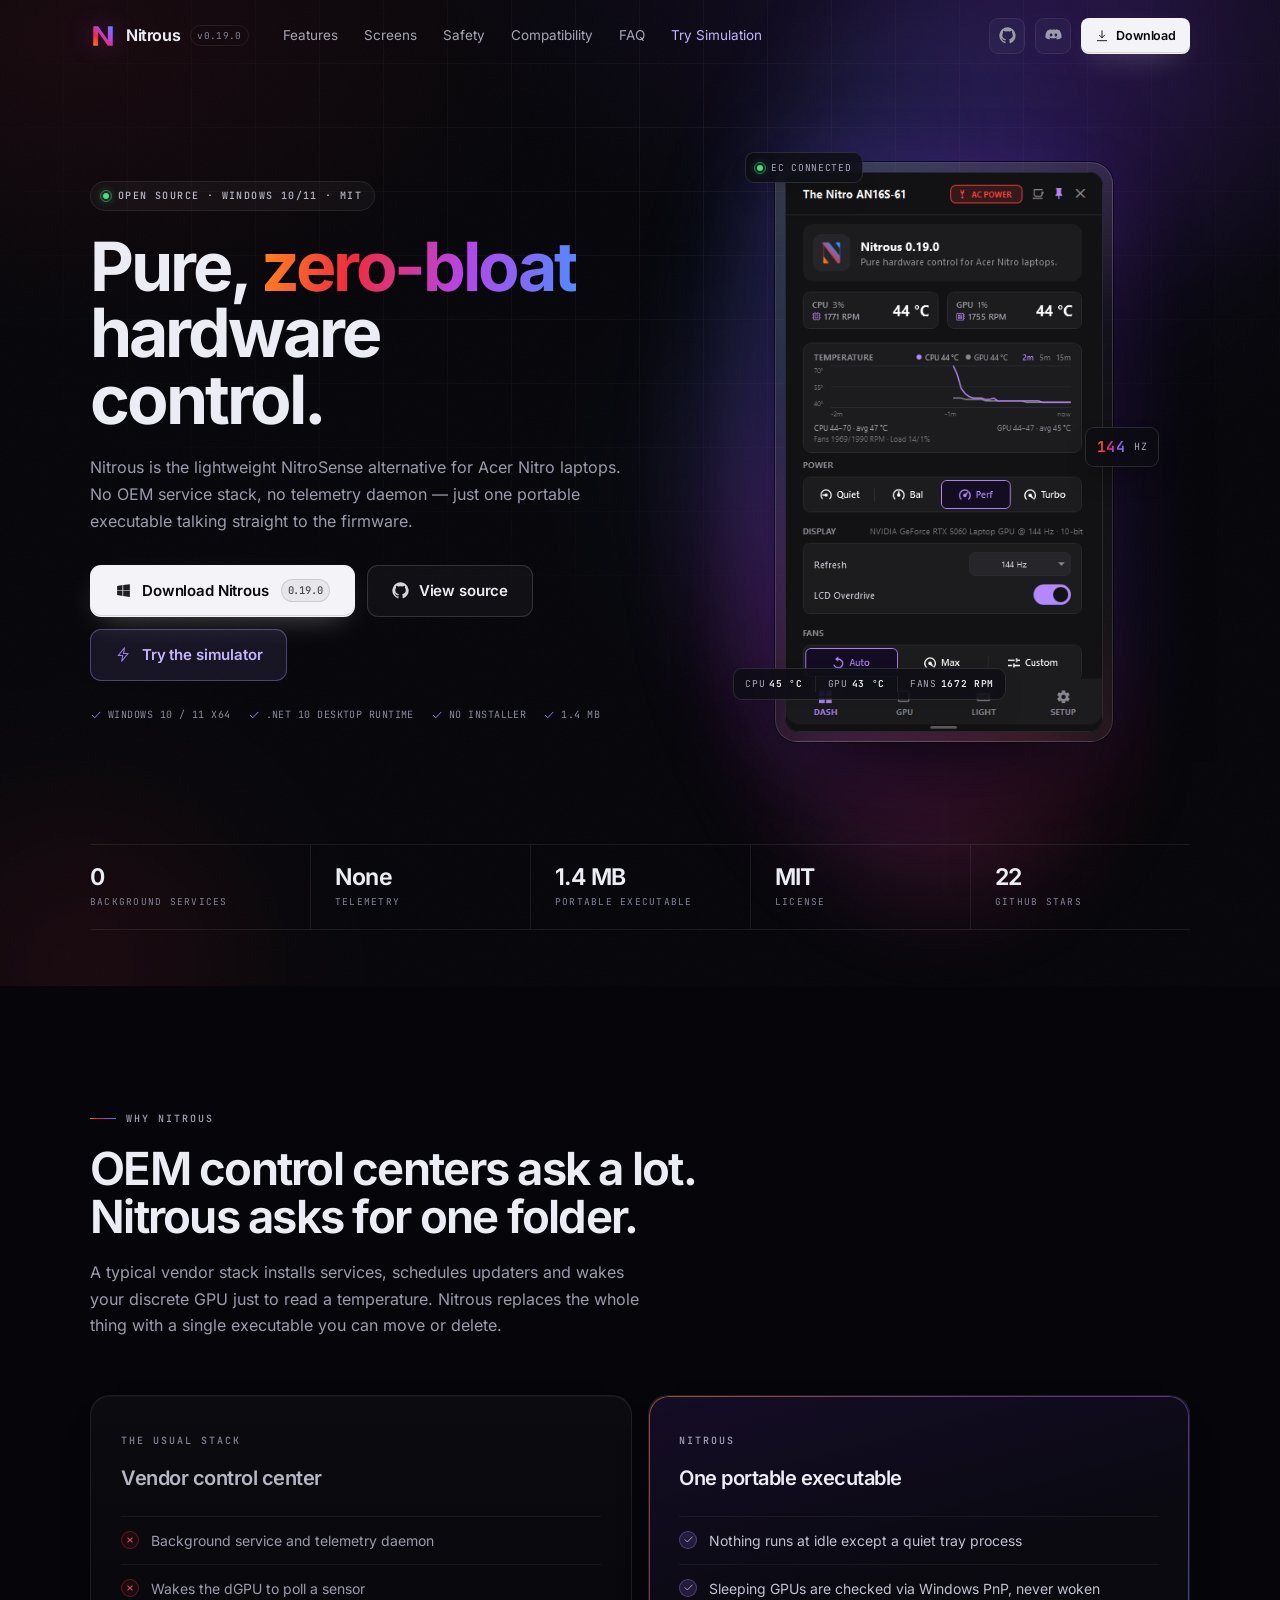
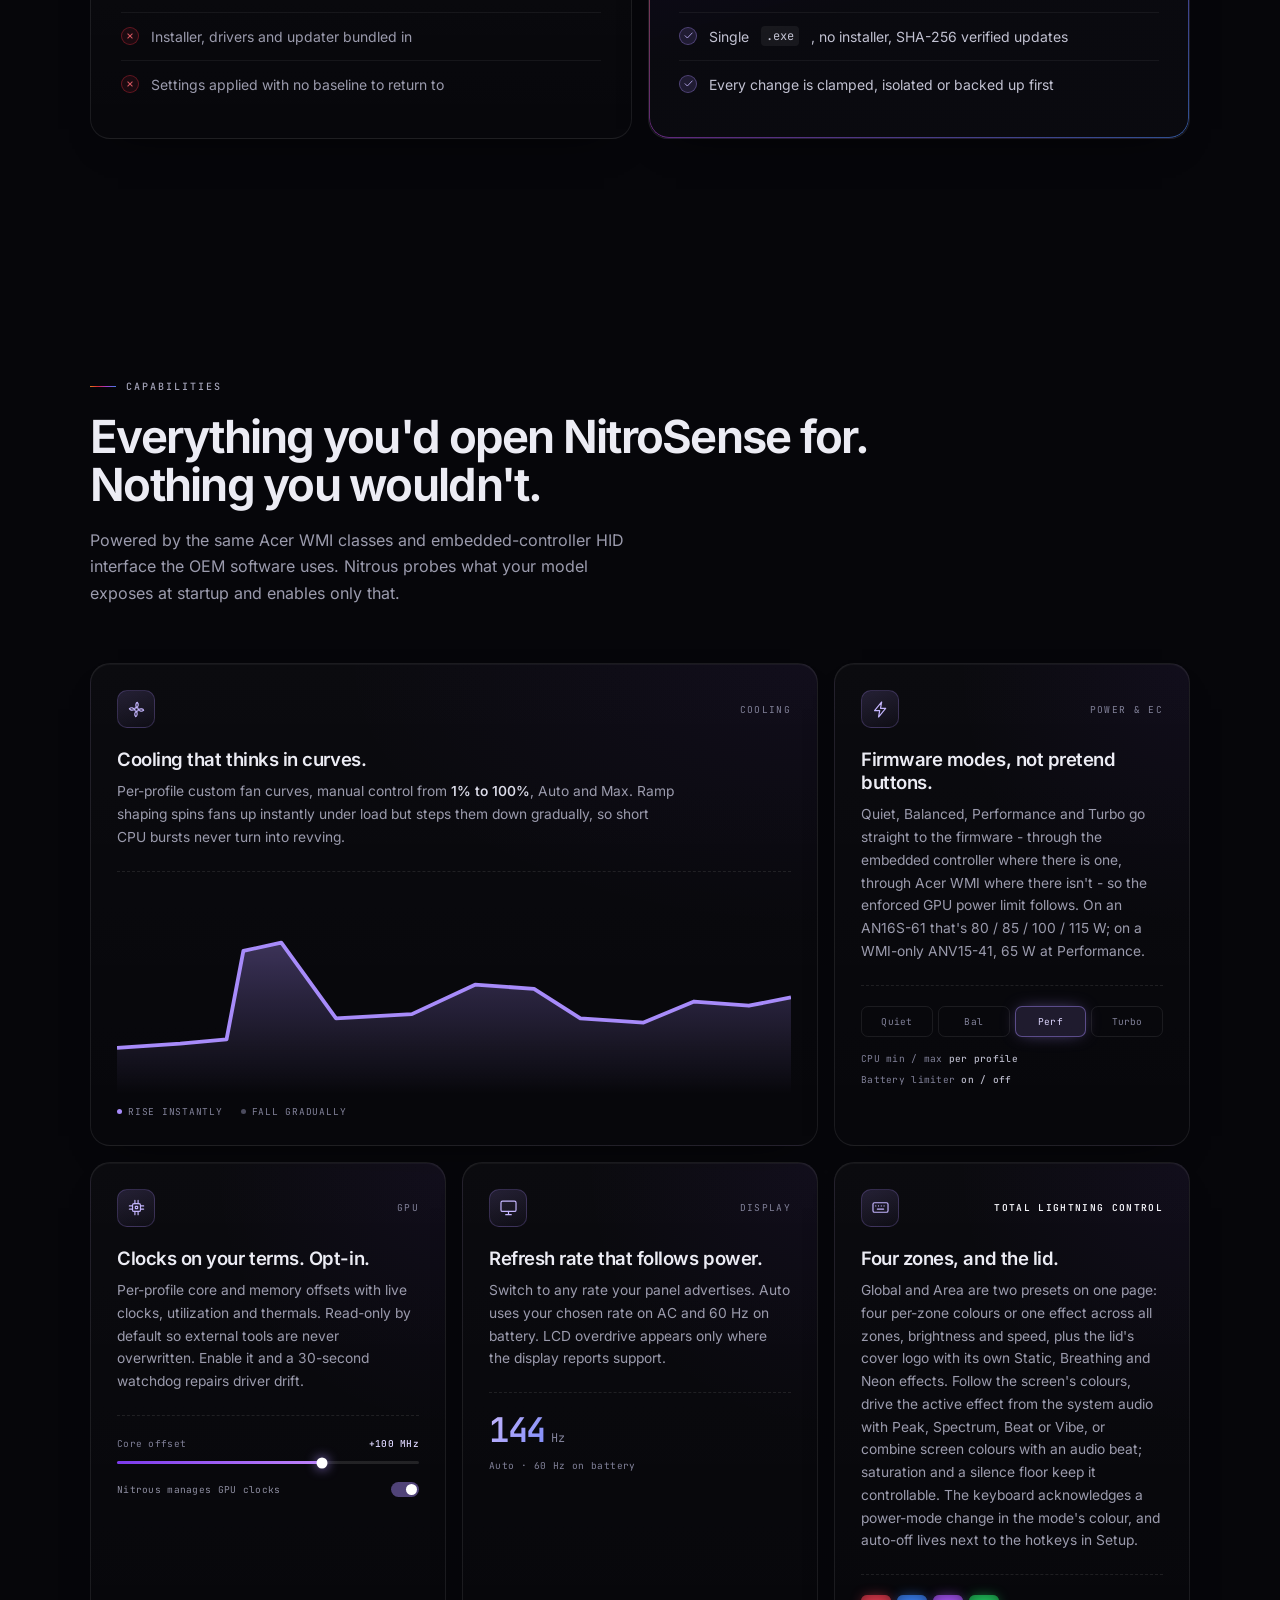
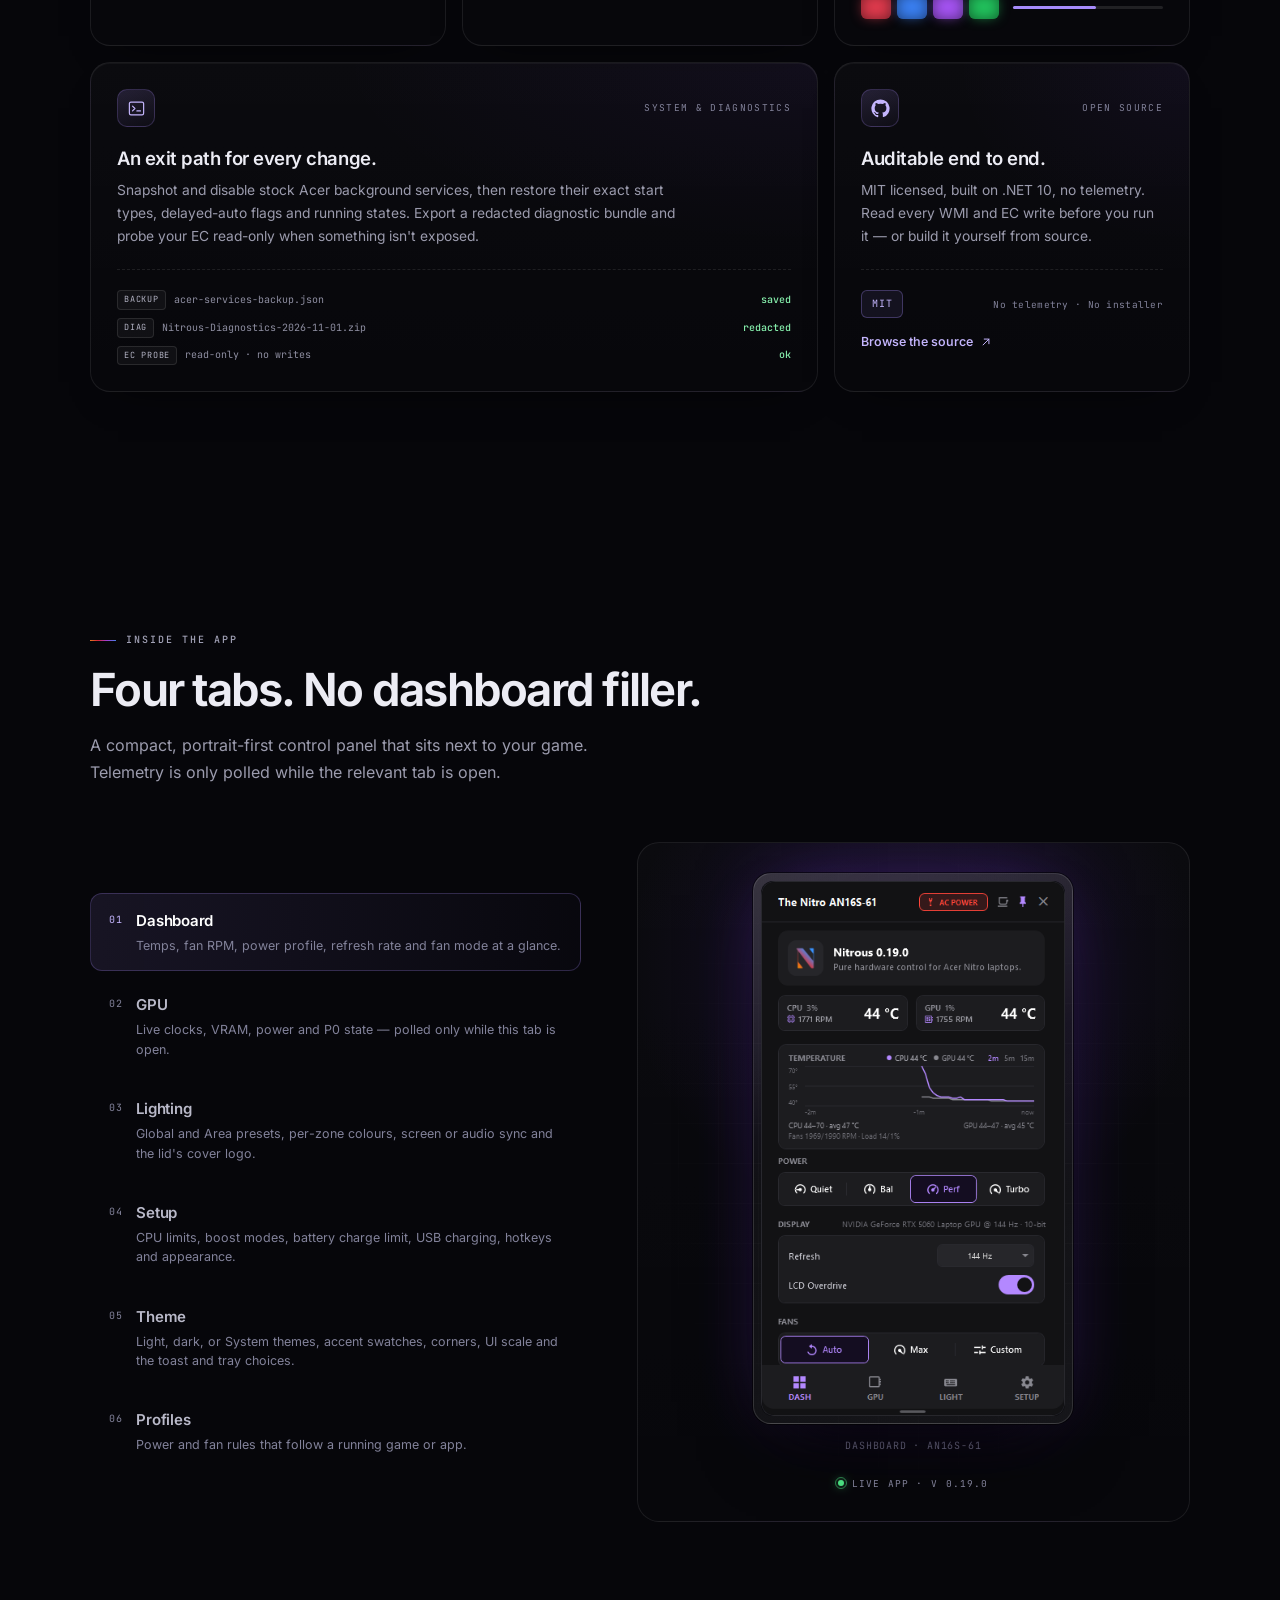
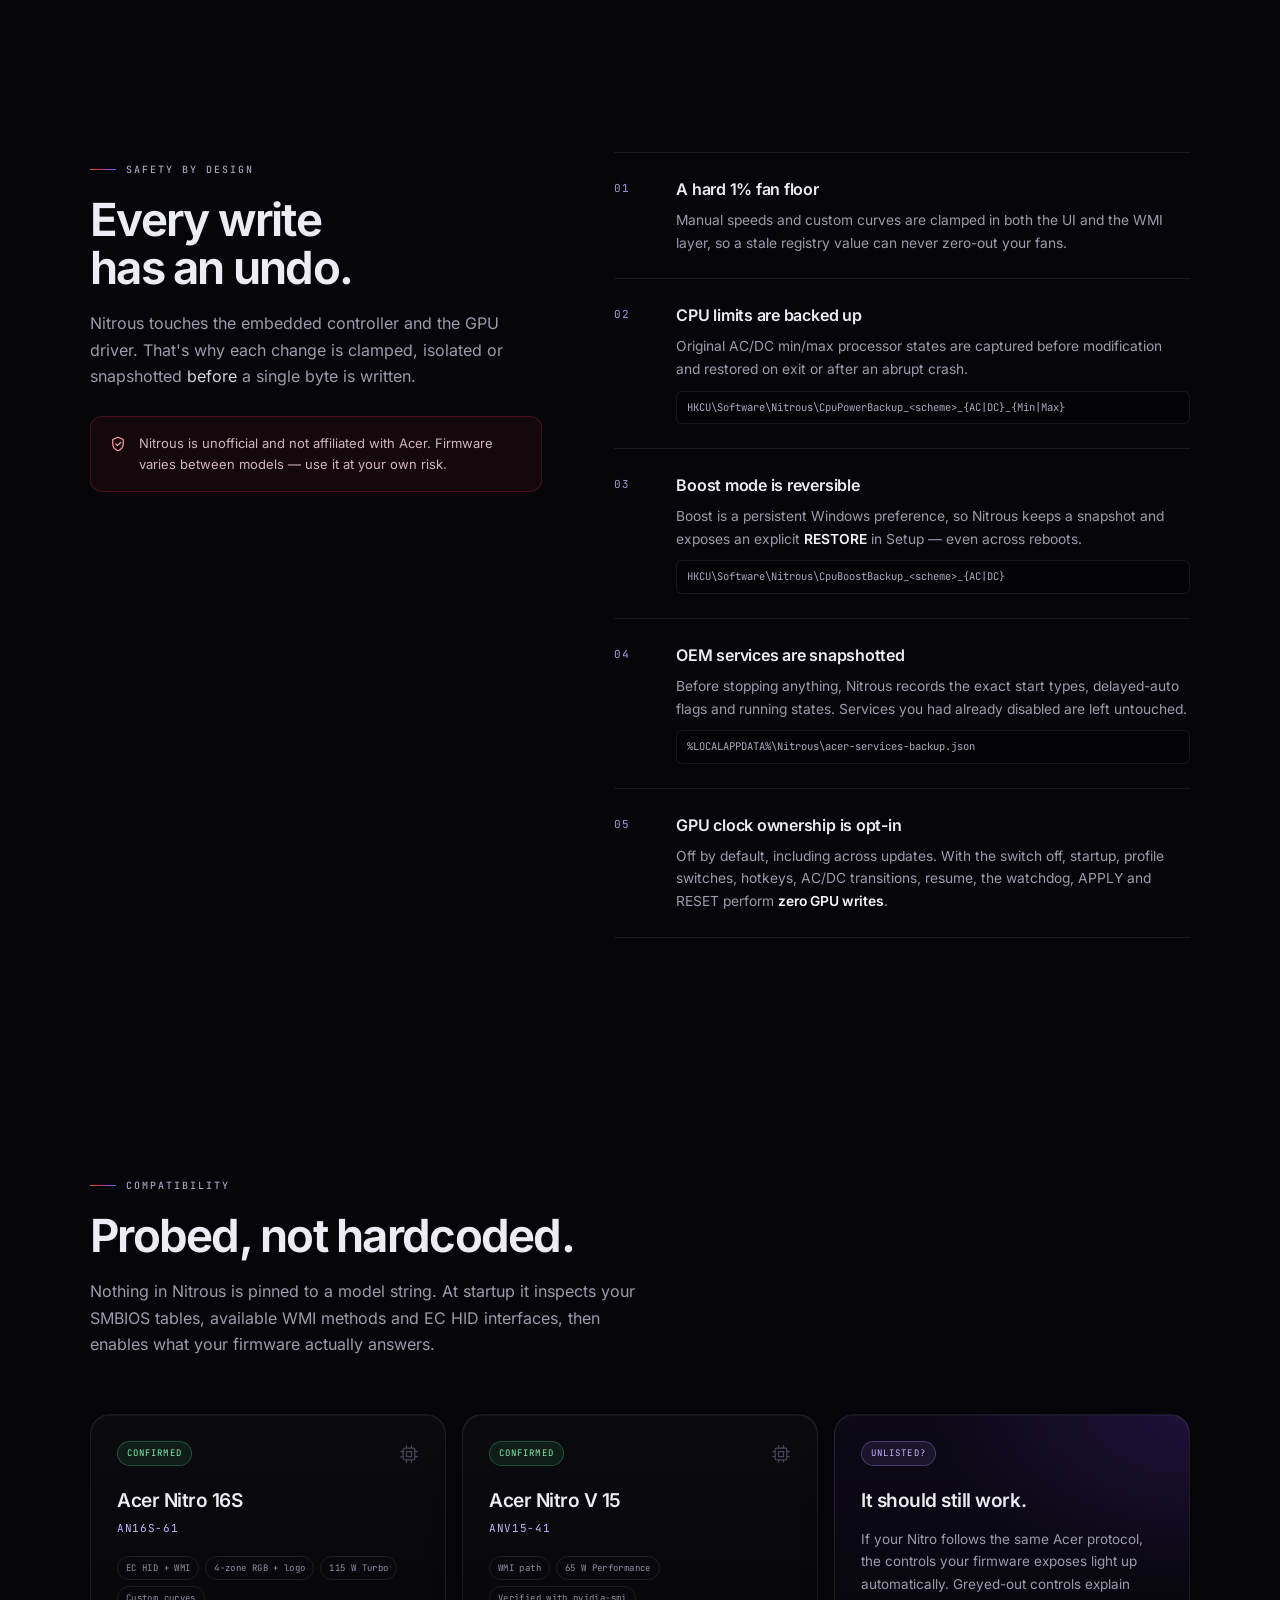
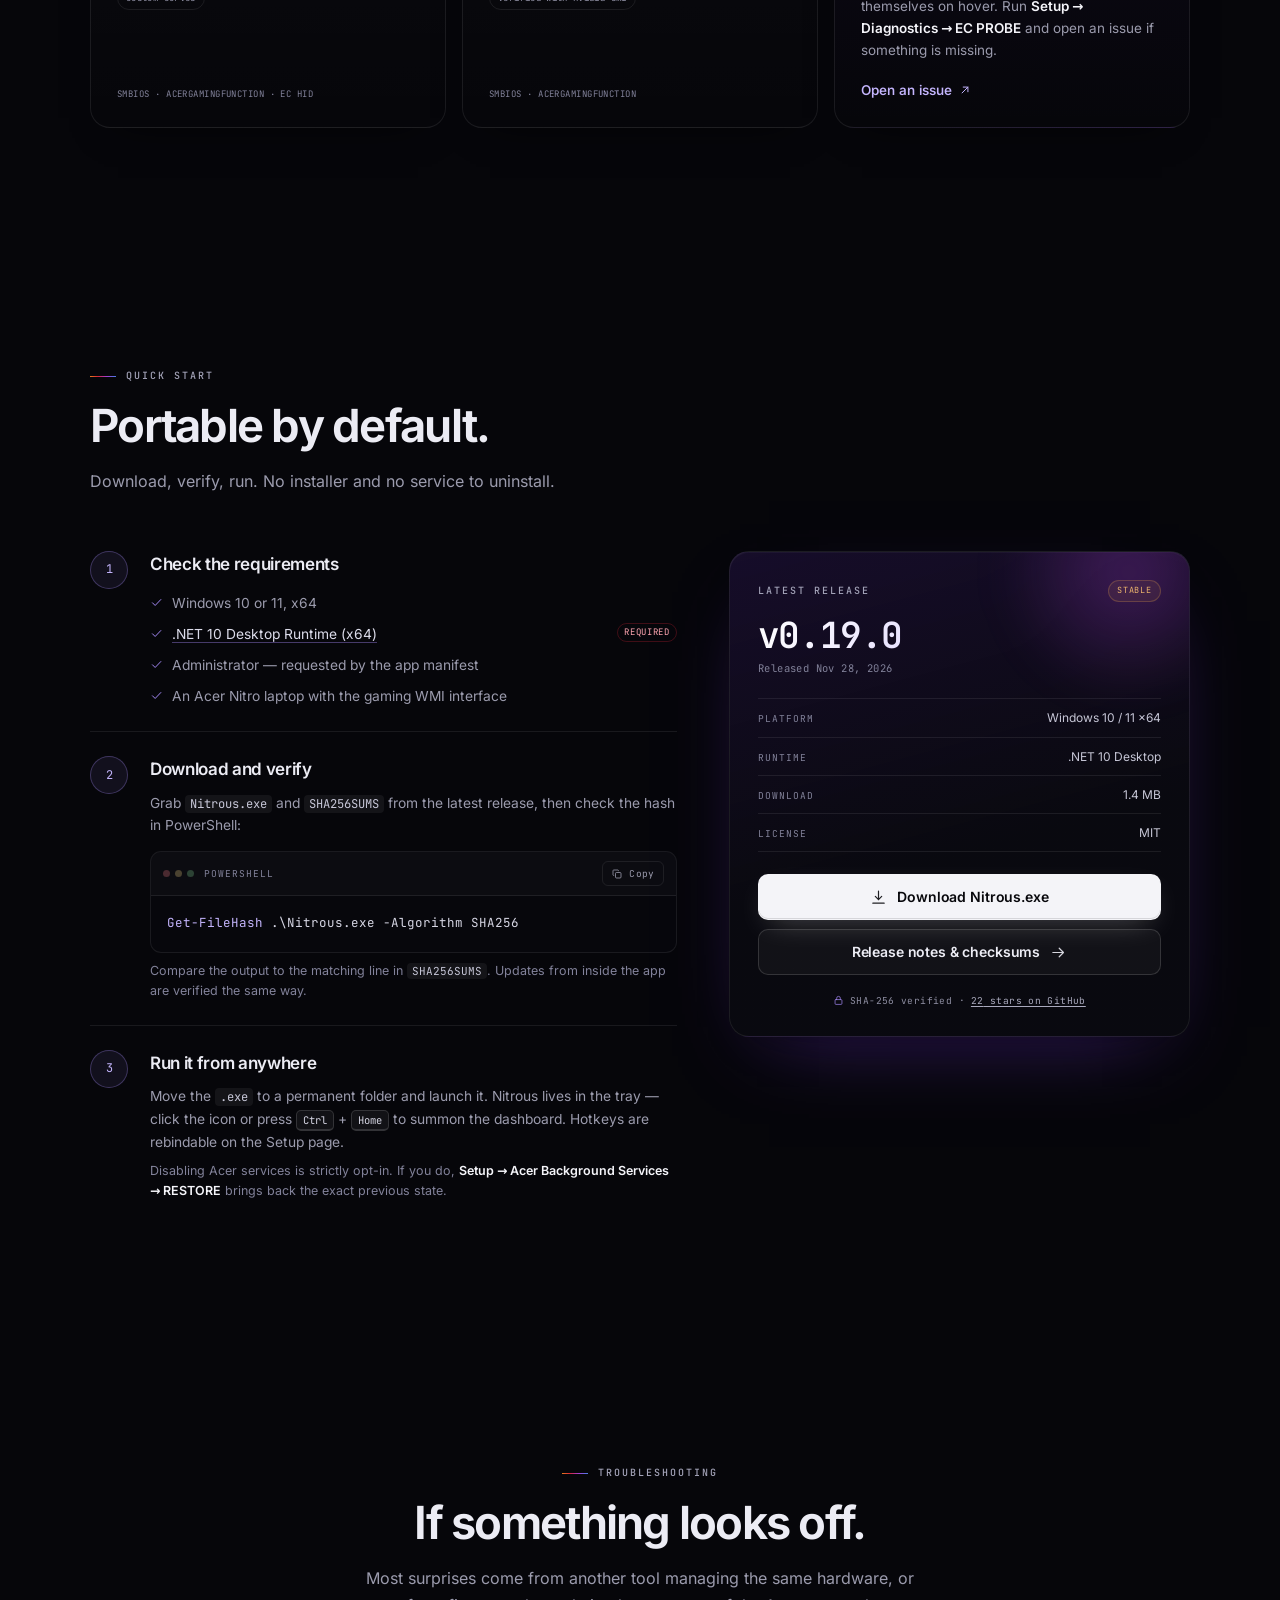
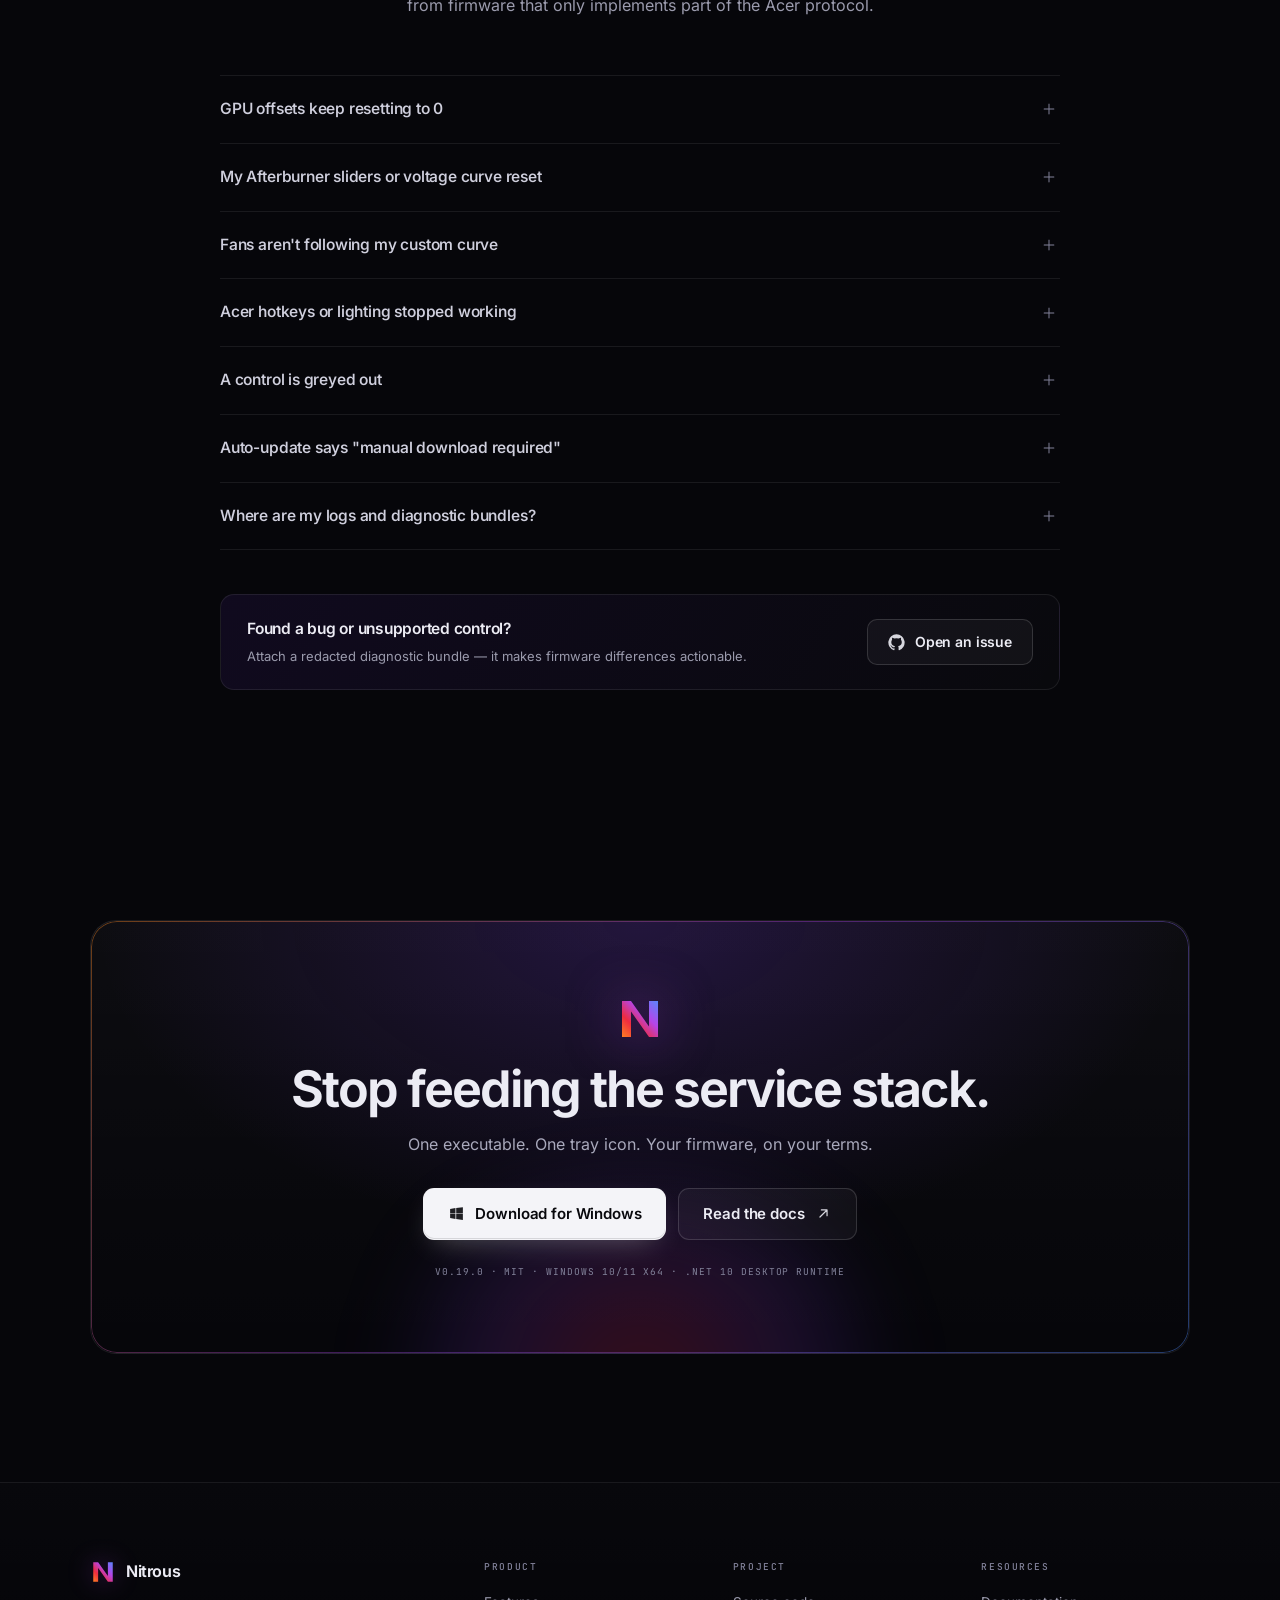
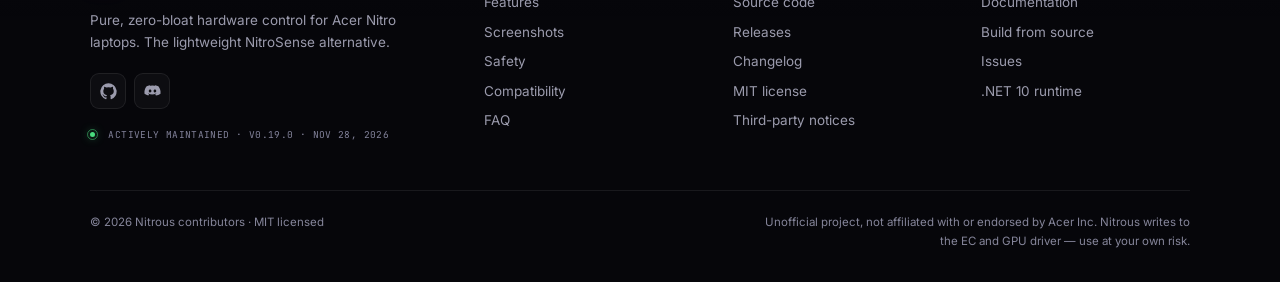
<file: docs/index.html>
<!DOCTYPE html>
<html lang="en">
<head>
  <meta charset="utf-8">
  <meta name="viewport" content="width=device-width, initial-scale=1">
  <title>Nitrous — Pure hardware control for Acer Nitro laptops</title>
  <meta name="description" content="Nitrous is a portable, open-source NitroSense alternative for Acer Nitro laptops. Fan curves, firmware power modes, GPU clocks, refresh rate, RGB and diagnostics — with no background services and no telemetry.">
  <meta name="author" content="Jeremy Aliparo">
  <meta name="theme-color" content="#06060a">
  <meta name="color-scheme" content="dark">
  <link rel="canonical" href="https://jeremyaliparo.github.io/nitrous/">
  <meta name="google-site-verification" content="Js63FAiJf-9xK1empUPzyPgYVvNIYbVwdsCjIAJ2Srg" />
  <meta property="og:type" content="website">
  <meta property="og:site_name" content="Nitrous">
  <meta property="og:title" content="Nitrous — Pure hardware control for Acer Nitro laptops">
  <meta property="og:description" content="One portable executable. Firmware power modes, fan curves, GPU clocks, refresh rate and RGB — backed up before every write.">
  <meta property="og:url" content="https://jeremyaliparo.github.io/nitrous/">
  <meta property="og:image" content="https://jeremyaliparo.github.io/nitrous/assets/og.jpg">
  <meta property="og:image:alt" content="The Nitrous logo and wordmark with the tagline 'Pure hardware control for Acer Nitro laptops', beside a violet and cyan light ribbon on black.">
  <meta property="og:image:width" content="1200">
  <meta property="og:image:height" content="630">
  <meta name="twitter:card" content="summary_large_image">
  <meta name="twitter:title" content="Nitrous — Pure hardware control for Acer Nitro laptops">
  <meta name="twitter:description" content="One portable executable. Firmware power modes, fan curves, GPU clocks, refresh rate and RGB — backed up before every write.">
  <meta name="twitter:image" content="https://jeremyaliparo.github.io/nitrous/assets/og.jpg">

  <link rel="icon" href="assets/logo.svg" type="image/svg+xml">
  <link rel="icon" type="image/png" sizes="192x192" href="assets/favicon-192x192.png">
  <link rel="icon" type="image/png" sizes="96x96" href="assets/favicon-96x96.png">
  <link rel="icon" type="image/png" sizes="32x32" href="assets/favicon-32x32.png">
  <link rel="icon" href="assets/favicon.ico" sizes="any">
  <link rel="apple-touch-icon" href="assets/apple-touch-icon.png">
  <link rel="preload" href="assets/fonts/inter-latin.woff2" as="font" type="font/woff2" crossorigin>
  <link rel="preload" href="assets/fonts/mono-latin.woff2" as="font" type="font/woff2" crossorigin>
  <link rel="stylesheet" href="css/styles.css">
  <noscript>
    <style>
      .copy-btn { display: none; }
      @media (max-width: 900px) {
        .site-header,
        .site-header.is-scrolled {
          position: static;
          height: auto;
          padding: 12px 0;
          background: none;
          border-bottom-color: transparent;
        }
        .header-inner { flex-wrap: wrap; }
        .header-actions { order: 2; }
        .nav {
          order: 3;
          position: static;
          display: flex;
          flex-wrap: wrap;
          gap: 0 16px;
          width: 100%;
          margin: 0;
          padding: 6px 0 0;
          background: none;
          border: 0;
          opacity: 1;
          visibility: visible;
          transform: none;
        }
        .nav a { padding: 4px 0; border: 0; font-size: 13px; }
        .nav-toggle { display: none; }
        .hero { padding-top: 24px; }
      }
    </style>
  </noscript>
  <script>document.documentElement.classList.add('js');</script>
  <script type="application/ld+json">
    {
      "@context": "https://schema.org",
      "@graph": [
        {
          "@type": "SoftwareApplication",
          "@id": "https://jeremyaliparo.github.io/nitrous/#app",
          "name": "Nitrous",
          "description": "Portable, open-source hardware control for Acer Nitro laptops: fan curves, firmware power modes, GPU clock offsets, refresh rate, keyboard and lid lighting, and diagnostics.",
          "url": "https://jeremyaliparo.github.io/nitrous/",
          "downloadUrl": "https://github.com/jeremyaliparo/nitrous/releases/latest/download/Nitrous.exe",
          "applicationCategory": "UtilitiesApplication",
          "operatingSystem": "Windows 10, Windows 11",
          "softwareVersion": "0.19.0",
          "license": "https://github.com/jeremyaliparo/nitrous/blob/master/LICENSE",
          "softwareHelp": "https://github.com/jeremyaliparo/nitrous#readme",
          "releaseNotes": "https://github.com/jeremyaliparo/nitrous/blob/master/CHANGELOG.md",
          "sameAs": [
            "https://github.com/jeremyaliparo/nitrous",
            "https://github.com/jeremyaliparo/nitrous/releases",
            "https://discord.gg/PGWzb3mHbG"
          ],
          "isAccessibleForFree": true,
          "offers": {
            "@type": "Offer",
            "price": "0",
            "priceCurrency": "USD"
          },
          "author": {
            "@type": "Person",
            "name": "Jeremy Aliparo",
            "url": "https://github.com/jeremyaliparo"
          }
        },
        {
          "@type": "SoftwareSourceCode",
          "@id": "https://jeremyaliparo.github.io/nitrous/#source",
          "name": "Nitrous source code",
          "description": "C# and .NET 10 source for the Nitrous hardware control utility for Acer Nitro laptops.",
          "codeRepository": "https://github.com/jeremyaliparo/nitrous",
          "programmingLanguage": "C#",
          "runtimePlatform": ".NET 10",
          "license": "https://github.com/jeremyaliparo/nitrous/blob/master/LICENSE",
          "targetProduct": {
            "@id": "https://jeremyaliparo.github.io/nitrous/#app"
          }
        }
      ]
    }
  </script>
</head>
<body>
  <svg class="sprite" aria-hidden="true" focusable="false" xmlns="http://www.w3.org/2000/svg">
    <defs>
      <linearGradient id="nitroGrad" x1="6" y1="58" x2="58" y2="6" gradientUnits="userSpaceOnUse">
        <stop offset="0" stop-color="#ff8a1e"/>
        <stop offset=".32" stop-color="#ef2b3f"/>
        <stop offset=".62" stop-color="#b545e8"/>
        <stop offset="1" stop-color="#4f8dff"/>
      </linearGradient>
    </defs>
    <symbol id="i-github" viewBox="0 0 24 24">
      <path fill="currentColor" d="M12 .5a11.5 11.5 0 0 0-3.64 22.42c.58.1.79-.25.79-.56v-2.2c-3.2.7-3.88-1.37-3.88-1.37-.52-1.33-1.28-1.68-1.28-1.68-1.05-.72.08-.7.08-.7 1.16.08 1.77 1.19 1.77 1.19 1.03 1.77 2.7 1.26 3.36.96.1-.75.4-1.26.73-1.55-2.55-.29-5.24-1.28-5.24-5.7 0-1.26.45-2.29 1.19-3.1-.12-.29-.52-1.46.11-3.05 0 0 .97-.31 3.18 1.18a11 11 0 0 1 5.8 0c2.2-1.5 3.17-1.18 3.17-1.18.63 1.59.23 2.76.11 3.05.74.81 1.19 1.84 1.19 3.1 0 4.43-2.7 5.4-5.26 5.69.41.36.78 1.06.78 2.14v3.18c0 .31.21.67.8.55A11.5 11.5 0 0 0 12 .5Z"/>
    </symbol>
    <symbol id="i-download" viewBox="0 0 24 24">
      <path d="M12 3v12m0 0 4.5-4.5M12 15l-4.5-4.5M4 20h16" fill="none" stroke="currentColor" stroke-width="1.7" stroke-linecap="round" stroke-linejoin="round"/>
    </symbol>
    <symbol id="i-arrow" viewBox="0 0 24 24">
      <path d="M4 12h15m-6-6 6 6-6 6" fill="none" stroke="currentColor" stroke-width="1.7" stroke-linecap="round" stroke-linejoin="round"/>
    </symbol>
    <symbol id="i-external" viewBox="0 0 24 24">
      <path d="M7 17 17 7M9 7h8v8" fill="none" stroke="currentColor" stroke-width="1.7" stroke-linecap="round" stroke-linejoin="round"/>
    </symbol>
    <symbol id="i-check" viewBox="0 0 24 24">
      <path d="m4.5 12.5 5 5L20 6.5" fill="none" stroke="currentColor" stroke-width="1.8" stroke-linecap="round" stroke-linejoin="round"/>
    </symbol>
    <symbol id="i-copy" viewBox="0 0 24 24">
      <rect x="9" y="9" width="11" height="11" rx="2" fill="none" stroke="currentColor" stroke-width="1.6"/>
      <path d="M15 5.5A1.5 1.5 0 0 0 13.5 4H5.5A1.5 1.5 0 0 0 4 5.5v8A1.5 1.5 0 0 0 5.5 15" fill="none" stroke="currentColor" stroke-width="1.6" stroke-linecap="round"/>
    </symbol>
    <symbol id="i-shield" viewBox="0 0 24 24">
      <path d="M12 3 19 6v6c0 4.4-2.9 7.4-7 9-4.1-1.6-7-4.6-7-9V6l7-3Z" fill="none" stroke="currentColor" stroke-width="1.6" stroke-linejoin="round"/>
      <path d="m9 12 2.2 2.2L15.5 10" fill="none" stroke="currentColor" stroke-width="1.6" stroke-linecap="round" stroke-linejoin="round"/>
    </symbol>
    <symbol id="i-fan" viewBox="0 0 24 24">
      <g fill="none" stroke="currentColor" stroke-width="1.5" stroke-linecap="round" stroke-linejoin="round">
        <circle cx="12" cy="12" r="2.3"/>
        <path d="M12 9.7C10.5 6.6 11.2 3.5 13 3c2 2.2 1.4 5.3-1 6.7"/>
        <path d="M14.3 12c3.1-1.5 6.2-.8 6.7 1-2.2 2-5.3 1.4-6.7-1"/>
        <path d="M12 14.3c1.5 3.1.8 6.2-1 6.7-2-2.2-1.4-5.3 1-6.7"/>
        <path d="M9.7 12c-3.1 1.5-6.2.8-6.7-1 2.2-2 5.3-1.4 6.7 1"/>
      </g>
    </symbol>
    <symbol id="i-bolt" viewBox="0 0 24 24">
      <path d="M13.5 2.5 4.5 13.5H11l-1.5 8 9-11H12l1.5-8Z" fill="none" stroke="currentColor" stroke-width="1.5" stroke-linejoin="round"/>
    </symbol>
    <symbol id="i-chip" viewBox="0 0 24 24">
      <g fill="none" stroke="currentColor" stroke-width="1.5" stroke-linecap="round" stroke-linejoin="round">
        <rect x="7" y="7" width="10" height="10" rx="2"/>
        <rect x="10.5" y="10.5" width="3" height="3" rx=".5"/>
        <path d="M10 3v4M14 3v4M10 17v4M14 17v4M3 10h4M3 14h4M17 10h4M17 14h4"/>
      </g>
    </symbol>
    <symbol id="i-display" viewBox="0 0 24 24">
      <g fill="none" stroke="currentColor" stroke-width="1.5" stroke-linecap="round" stroke-linejoin="round">
        <rect x="2.5" y="4" width="19" height="13" rx="2"/>
        <path d="M8.5 21h7M12 17v4"/>
      </g>
    </symbol>
    <symbol id="i-keyboard" viewBox="0 0 24 24">
      <g fill="none" stroke="currentColor" stroke-width="1.5" stroke-linecap="round" stroke-linejoin="round">
        <rect x="2.5" y="6" width="19" height="12" rx="2"/>
        <path d="M6 10h.01M9.5 10h.01M13 10h.01M16.5 10h.01M8 14h8"/>
      </g>
    </symbol>
    <symbol id="i-terminal" viewBox="0 0 24 24">
      <g fill="none" stroke="currentColor" stroke-width="1.5" stroke-linecap="round" stroke-linejoin="round">
        <rect x="3" y="4" width="18" height="16" rx="2"/>
        <path d="m7 9 3 3-3 3M12.5 15H17"/>
      </g>
    </symbol>
    <symbol id="i-menu" viewBox="0 0 24 24">
      <path d="M4 7h16M4 12h16M4 17h16" fill="none" stroke="currentColor" stroke-width="1.7" stroke-linecap="round"/>
    </symbol>
    <symbol id="i-close" viewBox="0 0 24 24">
      <path d="M6 6l12 12M18 6 6 18" fill="none" stroke="currentColor" stroke-width="1.7" stroke-linecap="round"/>
    </symbol>
    <symbol id="i-windows" viewBox="0 0 24 24">
      <path fill="currentColor" d="M3 5.5 10.5 4.4v7.1H3V5.5Zm8.6-1.2L21 3v8.5h-9.4V4.3ZM3 12.5h7.5v7.1L3 18.5v-6Zm8.6 0H21V21l-9.4-1.3v-7.2Z"/>
    </symbol>
    <symbol id="i-cpu" viewBox="0 0 24 24">
      <g fill="none" stroke="currentColor" stroke-width="1.5" stroke-linecap="round" stroke-linejoin="round">
        <rect x="5" y="5" width="14" height="14" rx="2"/>
        <path d="M9 9h6v6H9zM9 2v3M15 2v3M9 19v3M15 19v3M2 9h3M2 15h3M19 9h3M19 15h3"/>
      </g>
    </symbol>
    <symbol id="i-lock" viewBox="0 0 24 24">
      <g fill="none" stroke="currentColor" stroke-width="1.5" stroke-linecap="round" stroke-linejoin="round">
        <rect x="4.5" y="10" width="15" height="10.5" rx="2"/>
        <path d="M8 10V7a4 4 0 0 1 8 0v3"/>
      </g>
    </symbol>
  </svg>

  <a class="skip-link" href="#main">Skip to content</a>

  <header class="site-header" id="site-header">
    <div class="shell header-inner">
      <a class="brand" href="#top">
        <svg class="brand-mark" viewBox="0 0 64 64" aria-hidden="true"><path d="M8 8h12l24 34V8h12v48H44L20 22v34H8z" fill="url(#nitroGrad)"/></svg>
        <span class="brand-name">Nitrous</span>
        <span class="brand-tag">v<span data-gh-version>0.19.0</span></span>
      </a>

      <nav class="nav" id="primary-nav" aria-label="Primary">
        <a href="#features">Features</a>
        <a href="#screens">Screens</a>
        <a href="#safety">Safety</a>
        <a href="#compatibility">Compatibility</a>
        <a href="#faq">FAQ</a>
        <a class="nav-sim" href="simulator.html">Try Simulation</a>
      </nav>

      <div class="header-actions">
        <a class="icon-link" href="https://github.com/jeremyaliparo/nitrous" target="_blank" rel="noopener" aria-label="Nitrous on GitHub">
          <svg class="icon" aria-hidden="true"><use href="#i-github"/></svg>
        </a>
        <a class="icon-link" href="https://discord.gg/PGWzb3mHbG" target="_blank" rel="noopener" aria-label="Discord community">
          <svg class="icon" viewBox="0 0 24 24" aria-hidden="true"><path fill="currentColor" d="M20.3 4.6A18 18 0 0 0 15.9 3l-.5 1a16.6 16.6 0 0 0-6.8 0L8.1 3a18 18 0 0 0-4.4 1.6C1 8.1.3 11.6.7 15a18 18 0 0 0 5.4 2.7l1.1-1.8c-.6-.2-1.2-.5-1.7-.9l.4-.3a12.8 12.8 0 0 0 11.2 0l.4.3c-.5.4-1.1.7-1.7.9l1.1 1.8A18 18 0 0 0 23.3 15c.5-4-.6-7.4-3-10.4ZM8.6 13.3c-1 0-1.9-.9-1.9-2.1s.8-2.1 1.9-2.1 1.9 1 1.9 2.1-.8 2.1-1.9 2.1Zm6.8 0c-1 0-1.9-.9-1.9-2.1s.8-2.1 1.9-2.1 1.9 1 1.9 2.1-.8 2.1-1.9 2.1Z"/></svg>
        </a>
        <a class="btn btn-primary btn-sm header-download" href="https://github.com/jeremyaliparo/nitrous/releases/latest/download/Nitrous.exe">
          <svg class="icon" aria-hidden="true"><use href="#i-download"/></svg>
          <span>Download</span>
        </a>
        <button class="nav-toggle" type="button" aria-expanded="false" aria-controls="primary-nav" aria-label="Open menu">
          <svg class="icon nav-toggle-open" aria-hidden="true"><use href="#i-menu"/></svg>
          <svg class="icon nav-toggle-close" aria-hidden="true"><use href="#i-close"/></svg>
        </button>
      </div>
    </div>
  </header>

  <main id="main">
    <!-- Hero -->
    <section class="hero" id="top">
      <div class="hero-bg" aria-hidden="true">
        <div class="hero-grid"></div>
        <div class="hero-glow glow-violet"></div>
        <div class="hero-glow glow-red"></div>
        <div class="hero-glow glow-blue"></div>
      </div>

      <div class="shell hero-inner">
        <div class="hero-copy">
          <p class="badge reveal">
            <span class="pulse-dot" aria-hidden="true"></span>
            Open source&nbsp;·&nbsp;Windows&nbsp;10/11&nbsp;·&nbsp;MIT
          </p>

          <h1 class="reveal delay-1">
            Pure, <span class="grad-text">zero-bloat</span> hardware control.
          </h1>

          <p class="lede hero-lede reveal delay-2">
            Nitrous is the lightweight NitroSense alternative for Acer Nitro laptops.
            No OEM service stack, no telemetry daemon — just one portable executable
            talking straight to the firmware.
          </p>

          <div class="hero-cta reveal delay-3">
            <a class="btn btn-primary btn-lg" href="https://github.com/jeremyaliparo/nitrous/releases/latest/download/Nitrous.exe">
              <svg class="icon" aria-hidden="true"><use href="#i-windows"/></svg>
              Download Nitrous <span class="btn-version" data-gh-version>0.19.0</span>
            </a>
            <a class="btn btn-ghost btn-lg" href="https://github.com/jeremyaliparo/nitrous" target="_blank" rel="noopener">
              <svg class="icon" aria-hidden="true"><use href="#i-github"/></svg>
              View source
            </a>
            <a class="btn btn-ghost btn-lg btn-sim" href="simulator.html">
              <svg class="icon" aria-hidden="true"><use href="#i-bolt"/></svg>
              Try the simulator
            </a>
          </div>

          <ul class="hero-meta reveal delay-4">
            <li><svg class="icon" aria-hidden="true"><use href="#i-check"/></svg>Windows 10 / 11 x64</li>
            <li><svg class="icon" aria-hidden="true"><use href="#i-check"/></svg>.NET 10 Desktop Runtime</li>
            <li><svg class="icon" aria-hidden="true"><use href="#i-check"/></svg>No installer</li>
            <li><svg class="icon" aria-hidden="true"><use href="#i-check"/></svg><span data-gh-size>1.4 MB</span></li>
          </ul>
        </div>

        <div class="hero-visual">
          <div class="visual-ring" aria-hidden="true"></div>
          <div class="app-frame">
            <img src="assets/dashboard.png" width="375" height="660" alt="The Nitrous dashboard showing CPU and GPU temperatures, fan speeds, power profile, refresh rate and fan mode for an Acer Nitro AN16S-61" fetchpriority="high" decoding="async">
          </div>
          <div class="float-chip chip-ec">
            <span class="pulse-dot" aria-hidden="true"></span>
            EC CONNECTED
          </div>
          <div class="float-chip chip-temps">
            <span>CPU <b>45&nbsp;°C</b></span>
            <span>GPU <b>43&nbsp;°C</b></span>
            <span>FANS <b>1672&nbsp;RPM</b></span>
          </div>
          <div class="float-chip chip-hz">
            <b>144</b> Hz
          </div>
        </div>
      </div>

      <div class="shell">
        <dl class="stat-strip reveal">
          <div class="stat">
            <dt>Background services</dt>
            <dd>0</dd>
          </div>
          <div class="stat">
            <dt>Telemetry</dt>
            <dd>None</dd>
          </div>
          <div class="stat">
            <dt>Portable executable</dt>
            <dd data-gh-size>1.4 MB</dd>
          </div>
          <div class="stat">
            <dt>License</dt>
            <dd>MIT</dd>
          </div>
          <div class="stat">
            <dt>GitHub stars</dt>
            <dd><span data-gh-stars>22</span></dd>
          </div>
        </dl>
      </div>
    </section>

    <!-- Why -->
    <section class="section" id="why">
      <div class="shell">
        <div class="section-head reveal">
          <p class="eyebrow"><span class="eyebrow-line"></span>Why Nitrous</p>
          <h2>OEM control centers ask a lot.<br>Nitrous asks for one folder.</h2>
          <p class="lede">
            A typical vendor stack installs services, schedules updaters and wakes your
            discrete GPU just to read a temperature. Nitrous replaces the whole thing
            with a single executable you can move or delete.
          </p>
        </div>

        <div class="compare">
          <div class="compare-card compare-oem reveal">
            <div class="compare-head">
              <span class="eyebrow">The usual stack</span>
              <h3>Vendor control center</h3>
            </div>
            <ul class="compare-list">
              <li><span class="mark mark-x" aria-hidden="true"></span>Background service and telemetry daemon</li>
              <li><span class="mark mark-x" aria-hidden="true"></span>Wakes the dGPU to poll a sensor</li>
              <li><span class="mark mark-x" aria-hidden="true"></span>Installer, drivers and updater bundled in</li>
              <li><span class="mark mark-x" aria-hidden="true"></span>Settings applied with no baseline to return to</li>
            </ul>
          </div>

          <div class="compare-card compare-nitro reveal delay-1">
            <div class="compare-head">
              <span class="eyebrow">Nitrous</span>
              <h3>One portable executable</h3>
            </div>
            <ul class="compare-list">
              <li><span class="mark mark-check" aria-hidden="true"><svg class="icon"><use href="#i-check"/></svg></span>Nothing runs at idle except a quiet tray process</li>
              <li><span class="mark mark-check" aria-hidden="true"><svg class="icon"><use href="#i-check"/></svg></span>Sleeping GPUs are checked via Windows PnP, never woken</li>
              <li><span class="mark mark-check" aria-hidden="true"><svg class="icon"><use href="#i-check"/></svg></span>Single <code>.exe</code>, no installer, SHA-256 verified updates</li>
              <li><span class="mark mark-check" aria-hidden="true"><svg class="icon"><use href="#i-check"/></svg></span>Every change is clamped, isolated or backed up first</li>
            </ul>
          </div>
        </div>
      </div>
    </section>

    <!-- Features -->
    <section class="section" id="features">
      <div class="shell">
        <div class="section-head reveal">
          <p class="eyebrow"><span class="eyebrow-line"></span>Capabilities</p>
          <h2>Everything you'd open NitroSense for.<br>Nothing you wouldn't.</h2>
          <p class="lede">
            Powered by the same Acer WMI classes and embedded-controller HID interface the
            OEM software uses. Nitrous probes what your model exposes at startup and enables
            only that.
          </p>
        </div>

        <div class="bento">
          <article class="feature span-2 reveal">
            <div class="feature-top">
              <span class="feature-icon"><svg class="icon" aria-hidden="true"><use href="#i-fan"/></svg></span>
              <span class="feature-kicker">Cooling</span>
            </div>
            <h3>Cooling that thinks in curves.</h3>
            <p>
              Per-profile custom fan curves, manual control from <strong>1% to 100%</strong>,
              Auto and Max. Ramp shaping spins fans up instantly under load but steps them
              down gradually, so short CPU bursts never turn into revving.
            </p>
            <div class="feature-viz viz-fan" aria-hidden="true">
              <svg viewBox="0 0 320 96" class="fan-chart">
                <defs>
                  <linearGradient id="fanFill" x1="0" y1="0" x2="0" y2="1">
                    <stop offset="0" stop-color="#a78bfa" stop-opacity=".32"/>
                    <stop offset="1" stop-color="#a78bfa" stop-opacity="0"/>
                  </linearGradient>
                </defs>
                <path d="M0 88 L0 74 30 72 52 70 60 28 78 24 104 60 140 58 170 44 198 46 220 60 250 62 274 52 300 54 320 50 L320 96 L0 96 Z" fill="url(#fanFill)"/>
                <path d="M0 74 30 72 52 70 60 28 78 24 104 60 140 58 170 44 198 46 220 60 250 62 274 52 300 54 320 50" fill="none" stroke="#a78bfa" stroke-width="1.8" stroke-linejoin="round"/>
              </svg>
              <div class="viz-legend">
                <span><i class="dot dot-violet"></i>Rise instantly</span>
                <span><i class="dot dot-dim"></i>Fall gradually</span>
              </div>
            </div>
          </article>

          <article class="feature reveal delay-1">
            <div class="feature-top">
              <span class="feature-icon"><svg class="icon" aria-hidden="true"><use href="#i-bolt"/></svg></span>
              <span class="feature-kicker">Power &amp; EC</span>
            </div>
            <h3>Firmware modes, not pretend buttons.</h3>
            <p>
              Quiet, Balanced, Performance and Turbo go straight to the firmware - through the
              embedded controller where there is one, through Acer WMI where there isn't - so the
              enforced GPU power limit follows. On an AN16S-61 that's 80 / 85 / 100 / 115 W; on a
              WMI-only ANV15-41, 65 W at Performance.
            </p>
            <div class="feature-viz viz-modes" aria-hidden="true">
              <span>Quiet</span><span>Bal</span><span class="is-on">Perf</span><span>Turbo</span>
            </div>
            <div class="viz-power-extra" aria-hidden="true">
              <span>CPU min / max <b>per profile</b></span>
              <span>Battery limiter <b>on / off</b></span>
            </div>
          </article>

          <article class="feature reveal">
            <div class="feature-top">
              <span class="feature-icon"><svg class="icon" aria-hidden="true"><use href="#i-chip"/></svg></span>
              <span class="feature-kicker">GPU</span>
            </div>
            <h3>Clocks on your terms. Opt-in.</h3>
            <p>
              Per-profile core and memory offsets with live clocks, utilization and thermals.
              Read-only by default so external tools are never overwritten. Enable it and a
              30-second watchdog repairs driver drift.
            </p>
            <div class="feature-viz viz-gpu" aria-hidden="true">
              <div class="viz-slider-row"><span>Core offset</span><b>+100 MHz</b></div>
              <div class="viz-slider"><span></span></div>
              <div class="viz-toggle-row"><span>Nitrous manages GPU clocks</span><i class="viz-switch is-on"></i></div>
            </div>
          </article>

          <article class="feature reveal delay-1">
            <div class="feature-top">
              <span class="feature-icon"><svg class="icon" aria-hidden="true"><use href="#i-display"/></svg></span>
              <span class="feature-kicker">Display</span>
            </div>
            <h3>Refresh rate that follows power.</h3>
            <p>
              Switch to any rate your panel advertises. Auto uses your chosen rate on AC and
              60 Hz on battery. LCD overdrive appears only where the display reports support.
            </p>
            <div class="feature-viz viz-hz" aria-hidden="true">
              <b>144</b><span>Hz</span>
              <em>Auto · 60 Hz on battery</em>
            </div>
          </article>

          <article class="feature reveal">
            <div class="feature-top">
              <span class="feature-icon"><svg class="icon" aria-hidden="true"><use href="#i-keyboard"/></svg></span>
              <span class="feature-kicker"><strong>TOTAL LIGHTNING CONTROL</strong></span>
            </div>
            <h3>Four zones, and the lid.</h3>
            <p>
              Global and Area are two presets on one page: four per-zone colours or one effect
              across all zones, brightness and speed, plus the lid's cover logo with its own
              Static, Breathing and Neon effects. Follow the screen's colours, drive the active effect from the system audio with Peak, Spectrum, Beat or Vibe, or combine screen colours with an audio beat; saturation and a silence floor keep it controllable. The keyboard acknowledges a power-mode change
              in the mode's colour, and auto-off lives next to the hotkeys in Setup.
            </p>
            <div class="feature-viz viz-zones" aria-hidden="true">
              <i></i><i></i><i></i><i></i>
              <span class="viz-brightness"><i></i></span>
            </div>
          </article>

          <article class="feature span-2 reveal delay-2">
            <div class="feature-top">
              <span class="feature-icon"><svg class="icon" aria-hidden="true"><use href="#i-terminal"/></svg></span>
              <span class="feature-kicker">System &amp; diagnostics</span>
            </div>
            <h3>An exit path for every change.</h3>
            <p>
              Snapshot and disable stock Acer background services, then restore their exact
              start types, delayed-auto flags and running states. Export a redacted diagnostic
              bundle and probe your EC read-only when something isn't exposed.
            </p>
            <div class="feature-viz viz-log" aria-hidden="true">
              <div><span class="log-tag">BACKUP</span><span class="log-msg">acer-services-backup.json</span><b>saved</b></div>
              <div><span class="log-tag">DIAG</span><span class="log-msg">Nitrous-Diagnostics-2026-11-01.zip</span><b>redacted</b></div>
              <div><span class="log-tag">EC PROBE</span><span class="log-msg">read-only · no writes</span><b>ok</b></div>
            </div>
          </article>

          <article class="feature reveal">
            <div class="feature-top">
              <span class="feature-icon"><svg class="icon" aria-hidden="true"><use href="#i-github"/></svg></span>
              <span class="feature-kicker">Open source</span>
            </div>
            <h3>Auditable end to end.</h3>
            <p>
              MIT licensed, built on .NET 10, no telemetry. Read every WMI and EC write before
              you run it — or build it yourself from source.
            </p>
            <div class="feature-viz viz-oss" aria-hidden="true">
              <span class="badge-mit">MIT</span>
              <span class="oss-line">No telemetry · No installer</span>
            </div>
            <a class="text-link oss-link" href="https://github.com/jeremyaliparo/nitrous" target="_blank" rel="noopener">
              Browse the source <svg class="icon" aria-hidden="true"><use href="#i-external"/></svg>
            </a>
          </article>
        </div>
      </div>
    </section>

    <!-- Screens -->
    <section class="section" id="screens">
      <div class="shell">
        <div class="section-head reveal">
          <p class="eyebrow"><span class="eyebrow-line"></span>Inside the app</p>
          <h2>Four tabs. No dashboard filler.</h2>
          <p class="lede">
            A compact, portrait-first control panel that sits next to your game. Telemetry is
            only polled while the relevant tab is open.
          </p>
        </div>

        <div class="screens-grid reveal">
          <div class="screen-tabs" role="tablist" aria-label="Nitrous screenshots" aria-orientation="vertical">
            <button class="screen-tab is-active" type="button" id="tab-dashboard" role="tab" aria-selected="true" aria-controls="panel-dashboard" tabindex="0">
              <span class="tab-index">01</span>
              <span class="tab-body">
                <span class="tab-title">Dashboard</span>
                <span class="tab-desc">Temps, fan RPM, power profile, refresh rate and fan mode at a glance.</span>
              </span>
            </button>
            <button class="screen-tab" type="button" id="tab-gpu" role="tab" aria-selected="false" aria-controls="panel-gpu" tabindex="-1">
              <span class="tab-index">02</span>
              <span class="tab-body">
                <span class="tab-title">GPU</span>
                <span class="tab-desc">Live clocks, VRAM, power and P0 state — polled only while this tab is open.</span>
              </span>
            </button>
            <button class="screen-tab" type="button" id="tab-keyboard" role="tab" aria-selected="false" aria-controls="panel-keyboard" tabindex="-1">
              <span class="tab-index">03</span>
              <span class="tab-body">
                <span class="tab-title">Lighting</span>
                <span class="tab-desc">Global and Area presets, per-zone colours, screen or audio sync and the lid's cover logo.</span>
              </span>
            </button>
            <button class="screen-tab" type="button" id="tab-settings" role="tab" aria-selected="false" aria-controls="panel-settings" tabindex="-1">
              <span class="tab-index">04</span>
              <span class="tab-body">
                <span class="tab-title">Setup</span>
                <span class="tab-desc">CPU limits, boost modes, battery charge limit, USB charging, hotkeys and appearance.</span>
              </span>
            </button>
            <button class="screen-tab" type="button" id="tab-appearance" role="tab" aria-selected="false" aria-controls="panel-appearance" tabindex="-1">
              <span class="tab-index">05</span>
              <span class="tab-body">
                <span class="tab-title">Theme</span>
                <span class="tab-desc">Light, dark, or System themes, accent swatches, corners, UI scale and the toast and tray choices.</span>
              </span>
            </button>
            <button class="screen-tab" type="button" id="tab-profiles" role="tab" aria-selected="false" aria-controls="panel-profiles" tabindex="-1">
              <span class="tab-index">06</span>
              <span class="tab-body">
                <span class="tab-title">Profiles</span>
                <span class="tab-desc">Power and fan rules that follow a running game or app.</span>
              </span>
            </button>
          </div>

          <div class="shot-stage">
            <div class="shot-panel" id="panel-dashboard" role="tabpanel" aria-labelledby="tab-dashboard">
              <figure class="shot">
                <div class="app-frame app-frame-sm">
                  <img src="assets/dashboard.png" width="375" height="660" alt="Nitrous dashboard: CPU and GPU temperatures with a labelled temperature graph and min-max averages, fan speeds, Performance power mode, refresh rate and Auto fans" loading="lazy" decoding="async">
                </div>
                <figcaption>Dashboard · AN16S-61</figcaption>
              </figure>
            </div>
            <div class="shot-panel" id="panel-gpu" role="tabpanel" aria-labelledby="tab-gpu" hidden>
              <figure class="shot">
                <div class="app-frame app-frame-sm">
                  <img src="assets/gpu.png" width="375" height="660" alt="Nitrous GPU tab: core and memory clocks, a two-minute power chart against the enforced limit, load, VRAM and temperature meters, and the Advanced Optimus note" loading="lazy" decoding="async">
                </div>
                <figcaption>GPU · RTX 5060 Laptop</figcaption>
              </figure>
            </div>
            <div class="shot-panel" id="panel-keyboard" role="tabpanel" aria-labelledby="tab-keyboard" hidden>
              <figure class="shot">
                <div class="app-frame app-frame-sm">
                  <img src="assets/keyboard.png" width="375" height="660" alt="Nitrous Lighting tab: the Global and Area presets with effect, colour, brightness and speed, and the screen and sound sync controls" loading="lazy" decoding="async">
                </div>
                <figcaption>Lighting · Global preset</figcaption>
              </figure>
            </div>
            <div class="shot-panel" id="panel-settings" role="tabpanel" aria-labelledby="tab-settings" hidden>
              <figure class="shot">
                <div class="app-frame app-frame-sm">
                  <img src="assets/settings.png" width="375" height="660" alt="Nitrous setup tab, Power category: the CPU power limit card with its sustained and burst 1 W sliders, the mode's request as each slider's ceiling, and Apply and Reset" loading="lazy" decoding="async">
                </div>
                <figcaption>Setup · CPU power limits</figcaption>
              </figure>
            </div>
            <div class="shot-panel" id="panel-appearance" role="tabpanel" aria-labelledby="tab-appearance" hidden>
              <figure class="shot">
                <div class="app-frame app-frame-sm">
                  <img src="assets/appearance.png" width="375" height="660" alt="Nitrous Theme tab: theme presets, accent swatches, background and section presets, font and UI scale, corners, temperature unit and the dashboard card and overlay choices" loading="lazy" decoding="async">
                </div>
                <figcaption>Theme · presets and appearance</figcaption>
              </figure>
            </div>
            <div class="shot-panel" id="panel-profiles" role="tabpanel" aria-labelledby="tab-profiles" hidden>
              <figure class="shot">
                <div class="app-frame app-frame-sm">
                  <img src="assets/app-profiles.png" width="375" height="660" alt="Nitrous Setup, Power category: App Profiles with a Cyberpunk 2077 rule set to Performance and Max fans and a Visual Studio Code rule set to Quiet fans unchanged" loading="lazy" decoding="async">
                </div>
                <figcaption>Setup · App Profiles</figcaption>
              </figure>
            </div>
            <p class="shot-hint"><span class="pulse-dot" aria-hidden="true"></span>Live app · v<span data-gh-version>0.19.0</span></p>
          </div>
        </div>
      </div>
    </section>

    <!-- Safety -->
    <section class="section" id="safety">
      <div class="shell safety-grid">
        <div class="safety-intro reveal">
          <p class="eyebrow"><span class="eyebrow-line"></span>Safety by design</p>
          <h2>Every write has an undo.</h2>
          <p class="lede">
            Nitrous touches the embedded controller and the GPU driver. That's why each
            change is clamped, isolated or snapshotted <em>before</em> a single byte is written.
          </p>
          <div class="callout callout-warn">
            <svg class="icon" aria-hidden="true"><use href="#i-shield"/></svg>
            <p>
              Nitrous is unofficial and not affiliated with Acer. Firmware varies between
              models — use it at your own risk.
            </p>
          </div>
        </div>

        <ol class="safety-list">
          <li class="reveal">
            <span class="safety-num">01</span>
            <div>
              <h3>A hard 1% fan floor</h3>
              <p>Manual speeds and custom curves are clamped in both the UI and the WMI layer, so a stale registry value can never zero-out your fans.</p>
            </div>
          </li>
          <li class="reveal">
            <span class="safety-num">02</span>
            <div>
              <h3>CPU limits are backed up</h3>
              <p>Original AC/DC min/max processor states are captured before modification and restored on exit or after an abrupt crash.</p>
              <code class="path">HKCU\Software\Nitrous\CpuPowerBackup_&lt;scheme&gt;_{AC|DC}_{Min|Max}</code>
            </div>
          </li>
          <li class="reveal">
            <span class="safety-num">03</span>
            <div>
              <h3>Boost mode is reversible</h3>
              <p>Boost is a persistent Windows preference, so Nitrous keeps a snapshot and exposes an explicit <strong>RESTORE</strong> in Setup — even across reboots.</p>
              <code class="path">HKCU\Software\Nitrous\CpuBoostBackup_&lt;scheme&gt;_{AC|DC}</code>
            </div>
          </li>
          <li class="reveal">
            <span class="safety-num">04</span>
            <div>
              <h3>OEM services are snapshotted</h3>
              <p>Before stopping anything, Nitrous records the exact start types, delayed-auto flags and running states. Services you had already disabled are left untouched.</p>
              <code class="path">%LOCALAPPDATA%\Nitrous\acer-services-backup.json</code>
            </div>
          </li>
          <li class="reveal">
            <span class="safety-num">05</span>
            <div>
              <h3>GPU clock ownership is opt-in</h3>
              <p>Off by default, including across updates. With the switch off, startup, profile switches, hotkeys, AC/DC transitions, resume, the watchdog, APPLY and RESET perform <strong>zero GPU writes</strong>.</p>
            </div>
          </li>
        </ol>
      </div>
    </section>

    <!-- Compatibility -->
    <section class="section" id="compatibility">
      <div class="shell">
        <div class="section-head reveal">
          <p class="eyebrow"><span class="eyebrow-line"></span>Compatibility</p>
          <h2>Probed, not hardcoded.</h2>
          <p class="lede">
            Nothing in Nitrous is pinned to a model string. At startup it inspects your SMBIOS
            tables, available WMI methods and EC HID interfaces, then enables what your
            firmware actually answers.
          </p>
        </div>

        <div class="models">
          <article class="model-card reveal">
            <div class="model-head">
              <span class="model-badge">Confirmed</span>
              <svg class="icon model-icon" aria-hidden="true"><use href="#i-cpu"/></svg>
            </div>
            <h3>Acer Nitro 16S</h3>
            <p class="model-code">AN16S-61</p>
            <ul class="model-tags">
              <li>EC HID + WMI</li>
              <li>4-zone RGB + logo</li>
              <li>115 W Turbo</li>
              <li>Custom curves</li>
            </ul>
            <p class="model-foot">SMBIOS · AcerGamingFunction · EC HID</p>
          </article>

          <article class="model-card reveal delay-1">
            <div class="model-head">
              <span class="model-badge">Confirmed</span>
              <svg class="icon model-icon" aria-hidden="true"><use href="#i-cpu"/></svg>
            </div>
            <h3>Acer Nitro V 15</h3>
            <p class="model-code">ANV15-41</p>
            <ul class="model-tags">
              <li>WMI path</li>
              <li>65 W Performance</li>
              <li>Verified with nvidia-smi</li>
            </ul>
            <p class="model-foot">SMBIOS · AcerGamingFunction</p>
          </article>

          <article class="model-card model-note reveal delay-2">
            <div class="model-head">
              <span class="model-badge model-badge-ghost">Unlisted?</span>
            </div>
            <h3>It should still work.</h3>
            <p>
              If your Nitro follows the same Acer protocol, the controls your firmware exposes
              light up automatically. Greyed-out controls explain themselves on hover.
              Run <strong>Setup → Diagnostics → EC PROBE</strong> and open an issue if
              something is missing.
            </p>
            <a class="text-link" href="https://github.com/jeremyaliparo/nitrous/issues" target="_blank" rel="noopener">
              Open an issue <svg class="icon" aria-hidden="true"><use href="#i-external"/></svg>
            </a>
          </article>
        </div>
      </div>
    </section>

    <!-- Quick start -->
    <section class="section" id="start">
      <div class="shell">
        <div class="section-head reveal">
          <p class="eyebrow"><span class="eyebrow-line"></span>Quick start</p>
          <h2>Portable by default.</h2>
          <p class="lede">Download, verify, run. No installer and no service to uninstall.</p>
        </div>

        <div class="start-grid">
          <div class="steps">
            <div class="step reveal">
              <span class="step-num">1</span>
              <div class="step-body">
                <h3>Check the requirements</h3>
                <ul class="check-list">
                  <li><svg class="icon" aria-hidden="true"><use href="#i-check"/></svg>Windows 10 or 11, x64</li>
                  <li>
                    <svg class="icon" aria-hidden="true"><use href="#i-check"/></svg>
                    <a href="https://dotnet.microsoft.com/download/dotnet/10.0" target="_blank" rel="noopener">.NET 10 Desktop Runtime (x64)</a>
                    <span class="check-note">required</span>
                  </li>
                  <li><svg class="icon" aria-hidden="true"><use href="#i-check"/></svg>Administrator — requested by the app manifest</li>
                  <li><svg class="icon" aria-hidden="true"><use href="#i-check"/></svg>An Acer Nitro laptop with the gaming WMI interface</li>
                </ul>
              </div>
            </div>

            <div class="step reveal">
              <span class="step-num">2</span>
              <div class="step-body">
                <h3>Download and verify</h3>
                <p>Grab <code>Nitrous.exe</code> and <code>SHA256SUMS</code> from the latest release, then check the hash in PowerShell:</p>
                <div class="code-block">
                  <div class="code-head">
                    <span class="code-dots" aria-hidden="true"><i></i><i></i><i></i></span>
                    <span class="code-title">PowerShell</span>
                    <button class="copy-btn" type="button" data-copy="Get-FileHash .\Nitrous.exe -Algorithm SHA256">
                      <svg class="icon" aria-hidden="true"><use href="#i-copy"/></svg>
                      <span>Copy</span>
                    </button>
                  </div>
                  <pre><code><span class="tok-cmd">Get-FileHash</span> .\Nitrous.exe -Algorithm SHA256</code></pre>
                </div>
                <p class="fineprint">Compare the output to the matching line in <code>SHA256SUMS</code>. Updates from inside the app are verified the same way.</p>
              </div>
            </div>

            <div class="step reveal">
              <span class="step-num">3</span>
              <div class="step-body">
                <h3>Run it from anywhere</h3>
                <p>Move the <code>.exe</code> to a permanent folder and launch it. Nitrous lives in the tray — click the icon or press <kbd>Ctrl</kbd> + <kbd>Home</kbd> to summon the dashboard. Hotkeys are rebindable on the Setup page.</p>
                <p class="fineprint">Disabling Acer services is strictly opt-in. If you do, <strong>Setup → Acer Background Services → RESTORE</strong> brings back the exact previous state.</p>
              </div>
            </div>
          </div>

          <aside class="release-card reveal delay-2" aria-label="Latest release">
            <div class="release-glow" aria-hidden="true"></div>
            <div class="release-head">
              <span class="eyebrow">Latest release</span>
              <span class="release-badge">Stable</span>
            </div>
            <p class="release-version">v<span data-gh-version>0.19.0</span></p>
            <p class="release-date">Released <span data-gh-date>Nov 28, 2026</span></p>

            <dl class="release-rows">
              <div><dt>Platform</dt><dd>Windows 10 / 11 x64</dd></div>
              <div><dt>Runtime</dt><dd>.NET 10 Desktop</dd></div>
              <div><dt>Download</dt><dd data-gh-size>1.4 MB</dd></div>
              <div><dt>License</dt><dd>MIT</dd></div>
            </dl>

            <a class="btn btn-primary btn-block" href="https://github.com/jeremyaliparo/nitrous/releases/latest/download/Nitrous.exe">
              <svg class="icon" aria-hidden="true"><use href="#i-download"/></svg>
              Download Nitrous.exe
            </a>
            <a class="btn btn-ghost btn-block" href="https://github.com/jeremyaliparo/nitrous/releases" target="_blank" rel="noopener">
              Release notes &amp; checksums
              <svg class="icon" aria-hidden="true"><use href="#i-arrow"/></svg>
            </a>

            <p class="release-foot">
              <svg class="icon" aria-hidden="true"><use href="#i-lock"/></svg>
              SHA-256 verified · <a href="https://github.com/jeremyaliparo/nitrous" target="_blank" rel="noopener"><span data-gh-stars>22</span> stars on GitHub</a>
            </p>
          </aside>
        </div>
      </div>
    </section>

    <!-- FAQ -->
    <section class="section" id="faq">
      <div class="shell">
        <div class="section-head section-head-center reveal">
          <p class="eyebrow"><span class="eyebrow-line"></span>Troubleshooting</p>
          <h2>If something looks off.</h2>
          <p class="lede">
            Most surprises come from another tool managing the same hardware, or from firmware
            that only implements part of the Acer protocol.
          </p>
        </div>

        <div class="faq reveal">
          <details class="faq-item">
            <summary>GPU offsets keep resetting to 0<svg class="icon faq-plus" aria-hidden="true"><use href="#i-close"/></svg></summary>
            <div class="faq-body">
              <ul>
                <li>Make sure the background tray process is running — the clock watchdog lives there.</li>
                <li>Confirm <strong>Nitrous manages GPU clocks</strong> is ON in the GPU page.</li>
                <li>Check <code>%LOCALAPPDATA%\Nitrous\logs\nitrous.log</code> for <code>GPU OC</code>, <code>NVAPI</code> or <code>NVML</code> warnings. Every write logs its trigger, old value and new value.</li>
                <li>A dGPU in <code>D3</code> sleep cannot be read or written. Nitrous checks the Windows PnP state without waking it and skips polling until the GPU wakes.</li>
              </ul>
            </div>
          </details>

          <details class="faq-item">
            <summary>My Afterburner sliders or voltage curve reset<svg class="icon faq-plus" aria-hidden="true"><use href="#i-close"/></svg></summary>
            <div class="faq-body">
              <p>Run only one clock manager at a time. Either turn <strong>Nitrous manages GPU clocks</strong> OFF, or zero Afterburner's core and memory sliders and let Nitrous own per-profile offsets.</p>
              <p>Nitrous writes a sparse P0 packet with <code>0</code> base-voltage entries, which replaces the driver's active P0 override and drops external voltage/frequency curves.</p>
            </div>
          </details>

          <details class="faq-item">
            <summary>Fans aren't following my custom curve<svg class="icon faq-plus" aria-hidden="true"><use href="#i-close"/></svg></summary>
            <div class="faq-body">
              <ul>
                <li>Custom curves only execute when the fan mode is set to <strong>Custom / Medium</strong> and curve mode is on.</li>
                <li>Confirm Nitrous is running as Administrator and your laptop exposes <code>AcerGamingFunction</code>.</li>
                <li>If a WMI write fails, the engine retries on the next 2-second tick — the log shows the failure.</li>
              </ul>
            </div>
          </details>

          <details class="faq-item">
            <summary>Acer hotkeys or lighting stopped working<svg class="icon faq-plus" aria-hidden="true"><use href="#i-close"/></svg></summary>
            <div class="faq-body">
              <p>Open <strong>Setup → Acer Background Services → RESTORE</strong> to re-enable and restart the OEM services.</p>
              <p>If it reports <em>already disabled; no Nitrous backup to restore</em>, the services were disabled outside Nitrous — re-enable them in <code>services.msc</code>. A partial restore keeps <code>acer-services-backup.json</code> so you can retry.</p>
            </div>
          </details>

          <details class="faq-item">
            <summary>A control is greyed out<svg class="icon faq-plus" aria-hidden="true"><use href="#i-close"/></svg></summary>
            <div class="faq-body">
              <p>Nitrous disables what your firmware doesn't answer instead of failing silently. Hover the control to see the exact reason.</p>
              <ul>
                <li><strong>Keyboard zones</strong> need a 4-zone RGB keyboard; single-colour models get one Colour chip instead.</li>
                <li><strong>The LIGHT tab</strong> is absent on models with no reachable lighting controller. The Fn keys may still work, but no user-mode interface exposes that.</li>
                <li><strong>The cover logo</strong> is confirmed once with a test colour; if it didn't light up, the controls are replaced by an explanation and nothing more is written.</li>
                <li><strong>Keyboard auto-off</strong> now lives in <strong>Setup → KEYBOARD</strong> and still uses a firmware timeout command, so it needs the embedded-controller interface.</li>
                <li><strong>USB charging while off</strong> needs an Acer WMI class that some BIOS versions implement only partially.</li>
                <li><strong>LCD overdrive</strong> is a panel property, so it is hidden rather than greyed where unsupported.</li>
              </ul>
            </div>
          </details>

          <details class="faq-item">
            <summary>Auto-update says "manual download required"<svg class="icon faq-plus" aria-hidden="true"><use href="#i-close"/></svg></summary>
            <div class="faq-body">
              <p>The release didn't publish a GitHub asset digest or checksum file, so Nitrous refuses to update itself. Download it from the Releases page and verify the hash manually.</p>
            </div>
          </details>

          <details class="faq-item">
            <summary>Where are my logs and diagnostic bundles?<svg class="icon faq-plus" aria-hidden="true"><use href="#i-close"/></svg></summary>
            <div class="faq-body">
              <ul>
                <li><code>%LOCALAPPDATA%\Nitrous\logs\nitrous.log</code> — rotated at 1 MB, up to 3 archives, tagged by process role and PID.</li>
                <li><code>%LOCALAPPDATA%\Nitrous\diagnostics</code> — exported ZIP bundles.</li>
                <li><code>HKCU\Software\Nitrous</code> — preferences plus CPU power and boost baselines.</li>
              </ul>
              <p>Export a bundle from <strong>Setup → Diagnostics → Export Diagnostics</strong>. Nothing is uploaded automatically: usernames, paths, SIDs, emails and IP/MAC addresses are scrubbed, and serial numbers and system UUIDs are never collected.</p>
            </div>
          </details>
        </div>

        <div class="report-strip reveal">
          <div>
            <h3>Found a bug or unsupported control?</h3>
            <p>Attach a redacted diagnostic bundle — it makes firmware differences actionable.</p>
          </div>
          <a class="btn btn-ghost" href="https://github.com/jeremyaliparo/nitrous/issues" target="_blank" rel="noopener">
            <svg class="icon" aria-hidden="true"><use href="#i-github"/></svg>
            Open an issue
          </a>
        </div>
      </div>
    </section>

    <!-- CTA -->
    <section class="section cta-section">
      <div class="shell">
        <div class="cta-panel reveal">
          <div class="cta-glow" aria-hidden="true"></div>
          <svg class="cta-mark" viewBox="0 0 64 64" aria-hidden="true"><path d="M8 8h12l24 34V8h12v48H44L20 22v34H8z" fill="url(#nitroGrad)"/></svg>
          <h2>Stop feeding the service stack.</h2>
          <p class="lede">One executable. One tray icon. Your firmware, on your terms.</p>
          <div class="cta-actions">
            <a class="btn btn-primary btn-lg" href="https://github.com/jeremyaliparo/nitrous/releases/latest/download/Nitrous.exe">
              <svg class="icon" aria-hidden="true"><use href="#i-windows"/></svg>
              Download for Windows
            </a>
            <a class="btn btn-ghost btn-lg" href="https://github.com/jeremyaliparo/nitrous#readme" target="_blank" rel="noopener">
              Read the docs
              <svg class="icon" aria-hidden="true"><use href="#i-external"/></svg>
            </a>
          </div>
          <p class="cta-foot">v<span data-gh-version>0.19.0</span> · MIT · Windows 10/11 x64 · .NET 10 Desktop Runtime</p>
        </div>
      </div>
    </section>
  </main>

  <footer class="site-footer">
    <div class="shell">
      <div class="footer-grid">
        <div class="footer-brand">
          <a class="brand" href="#top" aria-label="Nitrous home">
            <svg class="brand-mark" viewBox="0 0 64 64" aria-hidden="true"><path d="M8 8h12l24 34V8h12v48H44L20 22v34H8z" fill="url(#nitroGrad)"/></svg>
            <span class="brand-name">Nitrous</span>
          </a>
          <p>Pure, zero-bloat hardware control for Acer Nitro laptops. The lightweight NitroSense alternative.</p>
          <div class="footer-social">
            <a class="icon-link" href="https://github.com/jeremyaliparo/nitrous" target="_blank" rel="noopener" aria-label="GitHub repository">
              <svg class="icon" aria-hidden="true"><use href="#i-github"/></svg>
            </a>
            <a class="icon-link" href="https://discord.gg/PGWzb3mHbG" target="_blank" rel="noopener" aria-label="Discord community">
              <svg class="icon" viewBox="0 0 24 24" aria-hidden="true"><path fill="currentColor" d="M20.3 4.6A18 18 0 0 0 15.9 3l-.5 1a16.6 16.6 0 0 0-6.8 0L8.1 3a18 18 0 0 0-4.4 1.6C1 8.1.3 11.6.7 15a18 18 0 0 0 5.4 2.7l1.1-1.8c-.6-.2-1.2-.5-1.7-.9l.4-.3a12.8 12.8 0 0 0 11.2 0l.4.3c-.5.4-1.1.7-1.7.9l1.1 1.8A18 18 0 0 0 23.3 15c.5-4-.6-7.4-3-10.4ZM8.6 13.3c-1 0-1.9-.9-1.9-2.1s.8-2.1 1.9-2.1 1.9 1 1.9 2.1-.8 2.1-1.9 2.1Zm6.8 0c-1 0-1.9-.9-1.9-2.1s.8-2.1 1.9-2.1 1.9 1 1.9 2.1-.8 2.1-1.9 2.1Z"/></svg>
            </a>
          </div>
          <p class="footer-status">
            <span class="pulse-dot" aria-hidden="true"></span>
            Actively maintained · v<span data-gh-version>0.19.0</span> · <span data-gh-date>Nov 28, 2026</span>
          </p>
        </div>

        <nav class="footer-col" aria-label="Product">
          <h3>Product</h3>
          <a href="#features">Features</a>
          <a href="#screens">Screenshots</a>
          <a href="#safety">Safety</a>
          <a href="#compatibility">Compatibility</a>
          <a href="#faq">FAQ</a>
        </nav>

        <nav class="footer-col" aria-label="Project">
          <h3>Project</h3>
          <a href="https://github.com/jeremyaliparo/nitrous" target="_blank" rel="noopener">Source code</a>
          <a href="https://github.com/jeremyaliparo/nitrous/releases" target="_blank" rel="noopener">Releases</a>
          <a href="https://github.com/jeremyaliparo/nitrous/blob/master/CHANGELOG.md" target="_blank" rel="noopener">Changelog</a>
          <a href="https://github.com/jeremyaliparo/nitrous/blob/master/LICENSE" target="_blank" rel="noopener">MIT license</a>
          <a href="https://github.com/jeremyaliparo/nitrous/blob/master/THIRD-PARTY-NOTICES.md" target="_blank" rel="noopener">Third-party notices</a>
        </nav>

        <nav class="footer-col" aria-label="Resources">
          <h3>Resources</h3>
          <a href="https://github.com/jeremyaliparo/nitrous#readme" target="_blank" rel="noopener">Documentation</a>
          <a href="https://github.com/jeremyaliparo/nitrous#building-from-source" target="_blank" rel="noopener">Build from source</a>
          <a href="https://github.com/jeremyaliparo/nitrous/issues" target="_blank" rel="noopener">Issues</a>
          <a href="https://dotnet.microsoft.com/download/dotnet/10.0" target="_blank" rel="noopener">.NET 10 runtime</a>
        </nav>
      </div>

      <div class="footer-bottom">
        <p>© <span id="year">2026</span> Nitrous contributors · MIT licensed</p>
        <p class="footer-disclaimer">Unofficial project, not affiliated with or endorsed by Acer Inc. Nitrous writes to the EC and GPU driver — use at your own risk.</p>
      </div>
    </div>
  </footer>

  <div class="toast" role="status" aria-live="polite" aria-atomic="true"></div>
  <script src="js/main.js" defer></script>
</body>
</html>
</file>
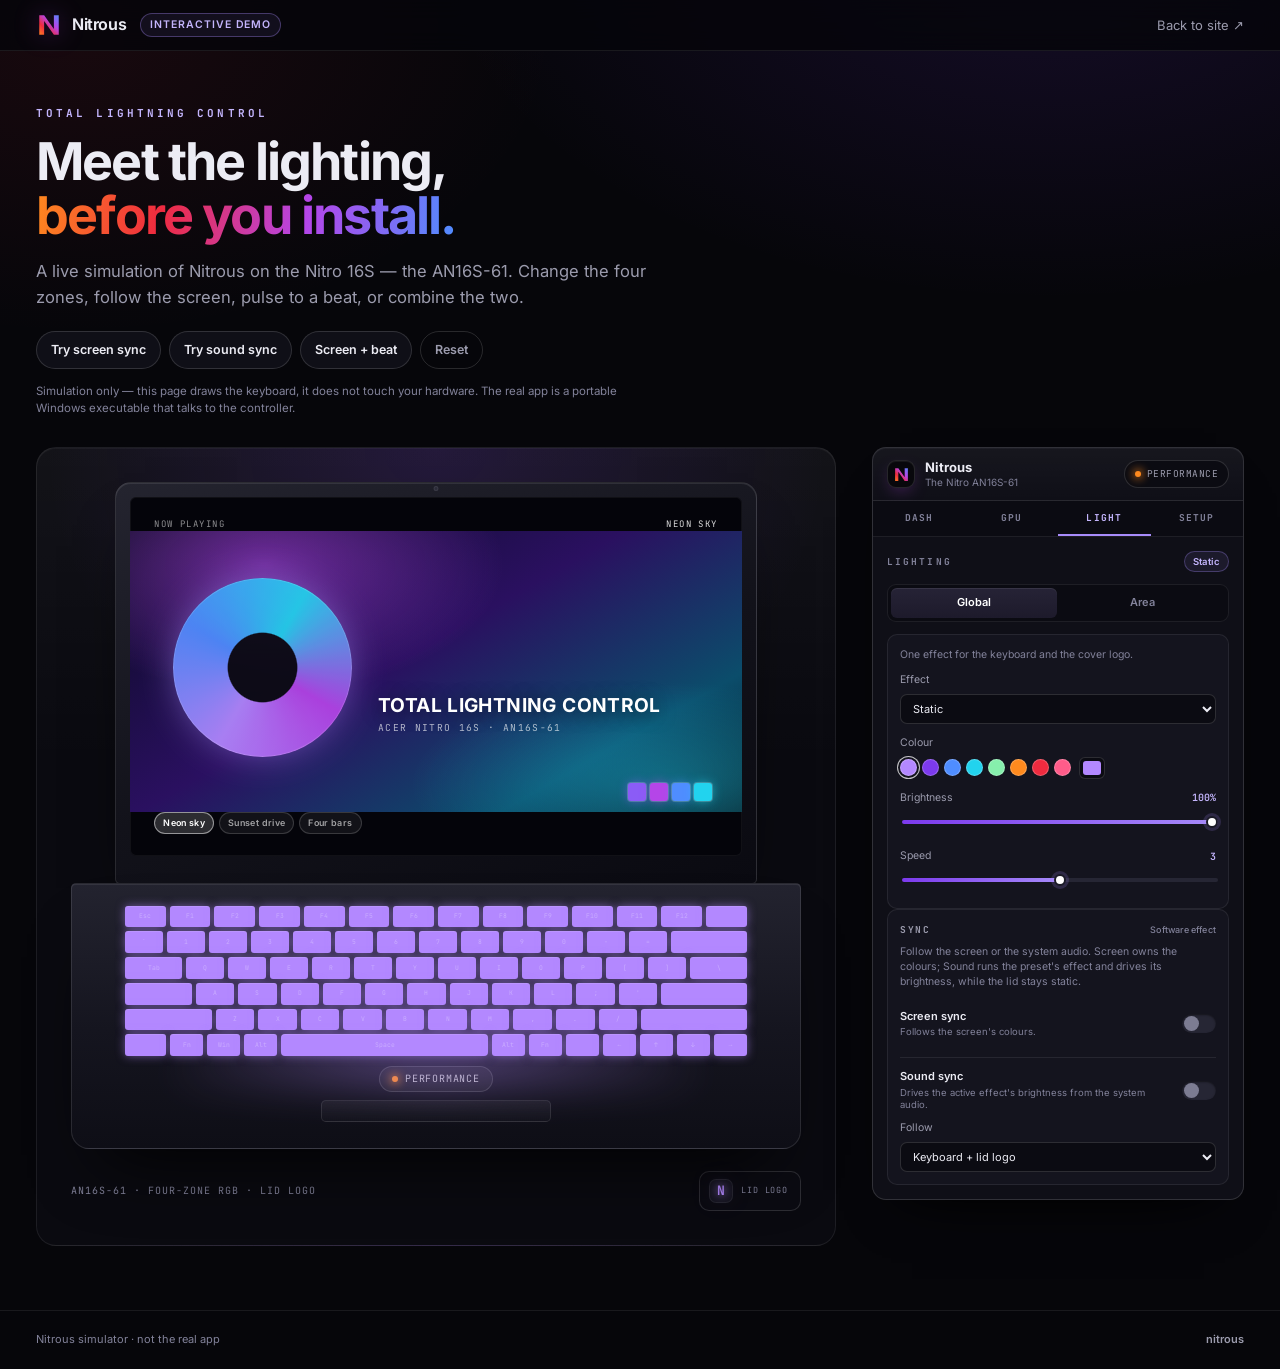
<file: docs/simulator.html>
<!doctype html>
<html lang="en">
<head>
  <meta charset="utf-8">
  <meta name="viewport" content="width=device-width, initial-scale=1">
  <title>Nitrous simulator — TOTAL LIGHTNING CONTROL</title>
  <meta name="description" content="An interactive simulation of Nitrous on the Acer Nitro 16S AN16S-61: four-zone lighting, screen sync, sound sync, Spectrum, Beat and the lid logo.">
  <meta name="theme-color" content="#06060a">
  <link rel="canonical" href="https://jeremyaliparo.github.io/nitrous/simulator.html">
  <meta property="og:type" content="website">
  <meta property="og:site_name" content="Nitrous">
  <meta property="og:title" content="Nitrous simulator - TOTAL LIGHTNING CONTROL">
  <meta property="og:description" content="An interactive simulation of Nitrous lighting on the Nitro 16S: four zones, screen sync, sound sync and the lid logo. Simulation only - it draws the keyboard, it does not touch your hardware.">
  <meta property="og:url" content="https://jeremyaliparo.github.io/nitrous/simulator.html">
  <meta property="og:image" content="https://jeremyaliparo.github.io/nitrous/assets/og.jpg">
  <meta property="og:image:alt" content="The Nitrous logo and wordmark with the tagline 'Pure hardware control for Acer Nitro laptops', beside a violet and cyan light ribbon on black.">
  <meta property="og:image:width" content="1200">
  <meta property="og:image:height" content="630">
  <meta name="twitter:card" content="summary_large_image">
  <meta name="twitter:title" content="Nitrous simulator - TOTAL LIGHTNING CONTROL">
  <meta name="twitter:description" content="An interactive simulation of Nitrous lighting on the Nitro 16S: four zones, screen sync, sound sync and the lid logo.">
  <meta name="twitter:image" content="https://jeremyaliparo.github.io/nitrous/assets/og.jpg">
  <link rel="icon" href="assets/logo.svg" type="image/svg+xml">
  <link rel="icon" type="image/png" sizes="192x192" href="assets/favicon-192x192.png">
  <link rel="icon" type="image/png" sizes="96x96" href="assets/favicon-96x96.png">
  <link rel="icon" type="image/png" sizes="32x32" href="assets/favicon-32x32.png">
  <link rel="icon" href="assets/favicon.ico" sizes="any">
  <link rel="stylesheet" href="css/styles.css">
  <link rel="stylesheet" href="css/simulator.css">
</head>
<body class="sim-body">
  <svg class="sprite" aria-hidden="true" focusable="false" xmlns="http://www.w3.org/2000/svg">
    <defs>
      <linearGradient id="nitroGrad" x1="6" y1="58" x2="58" y2="6" gradientUnits="userSpaceOnUse">
        <stop offset="0" stop-color="#ff8a1e"/>
        <stop offset=".32" stop-color="#ef2b3f"/>
        <stop offset=".62" stop-color="#b545e8"/>
        <stop offset="1" stop-color="#4f8dff"/>
      </linearGradient>
    </defs>
  </svg>
  <header class="sim-nav">
    <a class="sim-brand" href="index.html" aria-label="Nitrous home">
      <svg class="sim-brand-mark" viewBox="0 0 64 64" aria-hidden="true">
        <path d="M8 8h12l24 34V8h12v48H44L20 22v34H8z" fill="url(#nitroGrad)"/>
      </svg>
      <span class="sim-brand-name">Nitrous</span>
    </a>
    <span class="sim-badge">Interactive demo</span>
    <a class="sim-back" href="index.html">Back to site <span aria-hidden="true">↗</span></a>
  </header>

  <main class="sim-main">
    <section class="sim-intro">
      <p class="sim-eyebrow">TOTAL LIGHTNING CONTROL</p>
      <h1>Meet the lighting,<br><span>before you install.</span></h1>
      <p class="sim-lede">
        A live simulation of Nitrous on the Nitro 16S — the AN16S-61. Change the four zones,
        follow the screen, pulse to a beat, or combine the two.
      </p>
      <div class="sim-quick" aria-label="Demo shortcuts">
        <button type="button" data-preset="screen">Try screen sync</button>
        <button type="button" data-preset="sound">Try sound sync</button>
        <button type="button" data-preset="hybrid">Screen + beat</button>
        <button type="button" class="quiet" data-preset="reset">Reset</button>
      </div>
      <p class="sim-disclaimer">
        Simulation only — this page draws the keyboard, it does not touch your hardware.
        The real app is a portable Windows executable that talks to the controller.
      </p>
    </section>

    <section class="sim-stage" aria-label="Nitrous simulator">
      <div class="laptop-area">
        <div class="laptop" id="laptop">
          <div class="laptop-lid">
            <div class="laptop-camera" aria-hidden="true"></div>
            <div class="laptop-screen" id="laptopScreen">
              <div class="screen-top">
                <span>NOW PLAYING</span>
                <span id="screenSceneName">Neon sky</span>
              </div>
              <div class="screen-content" id="screenContent">
                <div class="screen-art" id="screenArt">
                  <div class="album-disc" aria-hidden="true"></div>
                  <div class="album-copy">
                    <b id="albumTitle">TOTAL LIGHTNING CONTROL</b>
                    <span>Acer Nitro 16S · AN16S-61</span>
                  </div>
                </div>
                <div class="screen-bars" id="screenBars" aria-label="Screen colour samples">
                  <i></i><i></i><i></i><i></i>
                </div>
              </div>
              <div class="screen-scenes" id="screenScenes" aria-label="Screen content">
                <button type="button" data-scene="0" class="active">Neon sky</button>
                <button type="button" data-scene="1">Sunset drive</button>
                <button type="button" data-scene="2">Four bars</button>
              </div>
            </div>
          </div>

          <div class="laptop-base">
            <div class="deck-glow" aria-hidden="true"></div>
            <div class="keyboard" id="keyboard" data-effect="Static" aria-label="Simulated four-zone keyboard"></div>
            <div class="mode-key" id="modeKey" title="Power mode key">
              <span class="mode-dot" aria-hidden="true"></span>
              <span id="modeKeyText">Performance</span>
            </div>
            <div class="laptop-pad" aria-hidden="true"></div>
          </div>
        </div>

        <div class="laptop-foot">
          <span>AN16S-61 · four-zone RGB · lid logo</span>
          <div class="lid-preview" id="lidPreview" data-effect="Static" aria-label="Simulated lid logo">
            <span class="lid-n">N</span>
            <small>lid logo</small>
          </div>
        </div>
      </div>

      <aside class="sim-app" aria-label="Nitrous simulated app">
        <header class="app-head">
          <span class="app-mark" aria-hidden="true">
            <svg viewBox="0 0 64 64"><path d="M8 8h12l24 34V8h12v48H44L20 22v34H8z" fill="url(#nitroGrad)"/></svg>
          </span>
          <div class="app-title">
            <b>Nitrous</b>
            <small>The Nitro AN16S-61</small>
          </div>
          <button type="button" class="app-mode" id="appMode" title="Change power mode">
            <span class="mode-dot" aria-hidden="true"></span>
            <span id="appModeText">Performance</span>
          </button>
        </header>

        <nav class="app-tabs" role="tablist" aria-label="Nitrous pages">
          <button type="button" data-tab="dash" role="tab">DASH</button>
          <button type="button" data-tab="gpu" role="tab">GPU</button>
          <button type="button" data-tab="light" role="tab" class="active" aria-selected="true">LIGHT</button>
          <button type="button" data-tab="setup" role="tab">SETUP</button>
        </nav>

        <div class="app-body" id="appBody">
          <section data-page="light">
            <div class="page-line">
              <span class="page-kicker">LIGHTING</span>
              <span class="page-status" id="lightStatus">Static</span>
            </div>

            <div class="seg" id="lightingTabs" role="group" aria-label="Lighting preset">
              <button type="button" data-lighting="global" class="active">Global</button>
              <button type="button" data-lighting="area">Area</button>
            </div>

            <div id="globalPanel">
              <div class="card">
                <p class="card-hint">One effect for the keyboard and the cover logo.</p>
                <div class="ctl">
                  <label for="globalEffect">Effect</label>
                  <select id="globalEffect">
                    <option>Static</option><option>Breathing</option><option>Neon</option>
                    <option>Wave</option><option>Ripple</option><option>Zoom</option>
                    <option>Snake</option><option>Disco</option>
                  </select>
                </div>
                <div class="ctl">
                  <label>Colour</label>
                  <div class="colour-line">
                    <div class="swatches" id="globalSwatches"></div>
                    <input type="color" id="globalColor" value="#b388ff" title="Custom colour">
                  </div>
                </div>
                <div class="ctl">
                  <label for="globalBrightness">Brightness <b id="globalBrightnessValue">100%</b></label>
                  <input type="range" id="globalBrightness" min="0" max="100" value="100">
                </div>
                <div class="ctl">
                  <label for="globalSpeed">Speed <b id="globalSpeedValue">3</b></label>
                  <input type="range" id="globalSpeed" min="1" max="5" value="3">
                </div>
              </div>
            </div>

            <div id="areaPanel" hidden>
              <div class="card">
                <div class="seg small" id="areaDevice" role="group" aria-label="Area device">
                  <button type="button" data-device="keyboard" class="active">Keyboard</button>
                  <button type="button" data-device="logo">Cover logo</button>
                </div>

                <div id="keyboardArea">
                  <div class="seg small" id="areaMode" role="group" aria-label="Keyboard style">
                    <button type="button" data-style="Static" class="active">Static</button>
                    <button type="button" data-style="Dynamic">Dynamic</button>
                  </div>

                  <div id="staticArea">
                    <div class="zones" id="zones"></div>
                    <div class="ctl">
                      <label for="areaBrightness">Brightness <b id="areaBrightnessValue">100%</b></label>
                      <input type="range" id="areaBrightness" min="0" max="100" value="100">
                    </div>
                  </div>

                  <div id="dynamicArea" hidden>
                    <div class="ctl">
                      <label for="areaEffect">Effect</label>
                      <select id="areaEffect">
                        <option>Breathing</option><option>Neon</option><option>Wave</option>
                        <option>Ripple</option><option>Zoom</option><option>Snake</option><option>Disco</option>
                      </select>
                    </div>
                    <div class="ctl">
                      <label for="areaSpeed">Speed <b id="areaSpeedValue">4</b></label>
                      <input type="range" id="areaSpeed" min="1" max="9" value="4">
                    </div>
                    <div class="ctl">
                      <label for="areaBrightnessDynamic">Brightness <b id="areaBrightnessDynamicValue">100%</b></label>
                      <input type="range" id="areaBrightnessDynamic" min="0" max="100" value="100">
                    </div>
                  </div>
                </div>

                <div id="logoArea" hidden>
                  <p class="card-hint" id="logoLock" hidden>
                    Sync is driving the lid logo while "Keyboard + lid logo" is selected. Sound sync
                freezes it to Static so it cannot stutter.
                  </p>
                  <div class="ctl">
                    <label for="logoEffect">Effect</label>
                    <select id="logoEffect"><option>Static</option><option>Breathing</option><option>Neon</option></select>
                  </div>
                  <div class="ctl">
                    <label>Colour</label>
                    <div class="colour-line">
                      <div class="swatches" id="logowatches"></div>
                      <input type="color" id="logoColor" value="#b388ff" title="Lid logo colour">
                    </div>
                  </div>
                  <div class="ctl">
                    <label for="logoBrightness">Brightness <b id="logoBrightnessValue">100%</b></label>
                    <input type="range" id="logoBrightness" min="0" max="100" value="100">
                  </div>
                  <div class="ctl">
                    <label for="logoSpeed">Speed <b id="logoSpeedValue">3</b></label>
                    <input type="range" id="logoSpeed" min="1" max="5" value="3">
                  </div>
                </div>
              </div>
            </div>

            <div class="card sync-card">
              <div class="card-title"><span>SYNC</span><small>Software effect</small></div>
              <p class="card-hint">
                Follow the screen or the system audio. Screen owns the colours; Sound runs the
                preset's effect and drives its brightness, while the lid stays static.
              </p>

              <div class="toggle-row">
                <div><b>Screen sync</b><span>Follows the screen's colours.</span></div>
                <label class="switch"><input type="checkbox" id="screenSync"><i></i></label>
              </div>

              <div class="sub" id="screenOptions">
                <div class="ctl">
                  <label for="saturation">Screen saturation <b id="saturationValue">100%</b></label>
                  <input type="range" id="saturation" min="0" max="200" value="100">
                </div>
                <div class="toggle-row">
                  <div><b>Pulse with sound</b><span>Brightness follows the audio.</span></div>
                  <label class="switch"><input type="checkbox" id="pulse"><i></i></label>
                </div>
                <div class="ctl" id="floorCtl">
                  <label for="floor">Silence floor <b id="floorValue">0%</b></label>
                  <input type="range" id="floor" min="0" max="10" value="0">
                  <small class="range-note">Brightness between hits: 0% is off, 10% keeps a dim glow.</small>
                </div>
                <button type="button" class="beat-btn" id="beatBtnScreen">▶ Play demo beat</button>
              </div>

              <div class="toggle-row">
                <div><b>Sound sync</b><span>Drives the active effect's brightness from the system audio.</span></div>
                <label class="switch"><input type="checkbox" id="soundSync"><i></i></label>
              </div>

              <div class="sub" id="soundOptions">
                <div class="ctl">
                  <label for="soundMode">Sound mode</label>
                  <select id="soundMode"><option>Peak</option><option selected>Spectrum</option><option>Beat</option><option>Vibe</option></select>
                </div>
                <div class="ctl">
                  <label for="sensitivity">Sensitivity <b id="sensitivityValue">4</b></label>
                  <input type="range" id="sensitivity" min="1" max="10" value="4">
                </div>
                <button type="button" class="beat-btn" id="beatBtn">▶ Play demo beat</button>
                <small class="range-note">
                  The demo beat is synthesised in this page. It never captures your system audio.
                </small>
              </div>

              <div class="ctl">
                <label for="follow">Follow</label>
                <select id="follow">
                  <option value="both">Keyboard + lid logo</option>
                  <option value="keyboard">Keyboard</option>
                </select>
              </div>
            </div>
          </section>

          <section data-page="dash" hidden>
            <div class="page-line">
              <span class="page-kicker">DASHBOARD</span>
              <span class="page-status">Simulated</span>
            </div>

            <div class="card mock-stats">
              <div><span>CPU</span><b id="dashCpuTemp">48 °C</b><small id="dashCpuRpm">1 200 RPM</small></div>
              <div><span>GPU</span><b id="dashGpuTemp">44 °C</b><small id="dashGpuRpm">1 100 RPM</small></div>
              <div><span>MODE</span><b id="dashMode">Performance</b><small id="dashPower">30 W</small></div>
            </div>

            <div class="card">
              <div class="card-title"><span>WORKLOAD</span><small>Demo load</small></div>
              <div class="seg four" id="workload" role="group" aria-label="Demo workload">
                <button type="button" data-load="idle">Idle</button>
                <button type="button" data-load="office" class="active">Office</button>
                <button type="button" data-load="gaming">Gaming</button>
                <button type="button" data-load="stress">Stress</button>
              </div>
              <p class="card-hint" style="margin-bottom:0">The temperatures and fans respond to this load.</p>
            </div>

            <div class="card">
              <div class="card-title"><span>POWER</span><small>Limits and fan curve</small></div>
              <div class="seg four" id="dashModes" role="group" aria-label="Power mode">
                <button type="button" data-mode="0">Quiet</button>
                <button type="button" data-mode="1">Balanced</button>
                <button type="button" data-mode="2" class="active">Performance</button>
                <button type="button" data-mode="3">Turbo</button>
              </div>
              <div class="ctl last">
                <label for="refreshRate">Refresh rate</label>
                <select id="refreshRate">
                  <option value="60">60 Hz</option>
                  <option value="144" selected>144 Hz</option>
                </select>
              </div>
            </div>

            <div class="card">
              <div class="card-title"><span>FANS</span><small>Auto follows the temperature</small></div>
              <div class="seg three" id="fanMode" role="group" aria-label="Fan mode">
                <button type="button" data-fan="auto" class="active">Auto</button>
                <button type="button" data-fan="max">Max</button>
                <button type="button" data-fan="custom">Custom</button>
              </div>
              <div id="customFans" hidden>
                <div class="ctl">
                  <label for="cpuFan">CPU fan <b id="cpuFanValue">40%</b></label>
                  <input type="range" id="cpuFan" min="1" max="100" value="40">
                </div>
                <div class="ctl">
                  <label for="gpuFan">GPU fan <b id="gpuFanValue">40%</b></label>
                  <input type="range" id="gpuFan" min="1" max="100" value="40">
                </div>
              </div>
            </div>

            <p class="card-hint">
              Simulated telemetry and fan response. The real dashboard reads the EC and the NVIDIA
              driver; nothing here writes to your hardware.
            </p>
          </section>

          <section data-page="gpu" hidden>
            <div class="page-line"><span class="page-kicker">GPU</span><span class="page-status">RTX 5060</span></div>
            <div class="card mock-stats">
              <div><span>CORE</span><b>1 800 MHz</b><small>+100 offset</small></div>
              <div><span>MEMORY</span><b>9 001 MHz</b><small>+900 offset</small></div>
              <div><span>POWER</span><b>58 W</b><small>P0</small></div>
            </div>
            <p class="card-hint">Simulated telemetry. The real GPU page is read-only unless clock ownership is enabled.</p>
          </section>

          <section data-page="setup" hidden>
            <div class="page-line"><span class="page-kicker">SETUP</span></div>
            <div class="card">
              <p class="card-hint">
                The real Setup page holds CPU power, fan modes, battery limits, hotkeys and the
                Acer service snapshot. This demo focuses on lighting.
              </p>
              <a class="sim-link" href="index.html">Back to the Nitrous site →</a>
            </div>
          </section>
        </div>
      </aside>
    </section>
  </main>

  <footer class="sim-footer">
    <span>Nitrous simulator · not the real app</span>
    <a href="index.html">nitrous</a>
  </footer>

  <script src="js/simulator.js"></script>
</body>
</html>
</file>
<file: docs/css/styles.css>
/* ==========================================================================
   Nitrous — static site styles
   No framework, no build step.
   ========================================================================== */

@font-face {
  font-family: "Inter";
  font-style: normal;
  font-weight: 400 800;
  font-display: swap;
  src: url("../assets/fonts/inter-latin.woff2") format("woff2");
}

@font-face {
  font-family: "JetBrains Mono";
  font-style: normal;
  font-weight: 400 700;
  font-display: swap;
  src: url("../assets/fonts/mono-latin.woff2") format("woff2");
}

:root {
  color-scheme: dark;

  --bg: #06060a;
  --bg-soft: #0a0a10;
  --surface: #0f0f17;
  --surface-2: #14141e;
  --line: rgba(255, 255, 255, 0.08);
  --line-strong: rgba(255, 255, 255, 0.14);

  --text: #ececf4;
  --muted: #9b9bad;
  --faint: #82829a;

  --violet: #a78bfa;
  --violet-deep: #7c3aed;
  --violet-soft: #c4b5fd;
  --red: #ef2b3f;
  --green: #86efac;
  --blue: #4f8dff;

  --gradient: linear-gradient(100deg, #ff8a1e 0%, #ef2b3f 30%, #b545e8 64%, #4f8dff 100%);
  --gradient-soft: linear-gradient(100deg, rgba(255, 138, 30, 0.8), rgba(239, 43, 63, 0.8) 30%, rgba(181, 69, 232, 0.8) 64%, rgba(79, 141, 255, 0.8));

  --font: "Inter", ui-sans-serif, system-ui, -apple-system, "Segoe UI", Roboto, sans-serif;
  --mono: "JetBrains Mono", ui-monospace, SFMono-Regular, Consolas, monospace;

  --radius: 14px;
  --radius-lg: 20px;
  --shell: 1180px;
  --ease: cubic-bezier(0.16, 1, 0.3, 1);

  --shadow-card: 0 1px 0 rgba(255, 255, 255, 0.04) inset, 0 18px 40px -28px rgba(0, 0, 0, 0.9);
}

/* -------------------------------- Reset ---------------------------------- */

*,
*::before,
*::after {
  box-sizing: border-box;
}

html {
  -webkit-text-size-adjust: 100%;
  scroll-behavior: smooth;
  scroll-padding-top: 96px;
  overflow-x: clip;
}

body {
  margin: 0;
  background: var(--bg);
  color: var(--text);
  font-family: var(--font);
  font-size: 16px;
  line-height: 1.6;
  overflow-x: clip;
  -webkit-font-smoothing: antialiased;
  -moz-osx-font-smoothing: grayscale;
  text-rendering: optimizeLegibility;
}

body::before {
  content: "";
  position: fixed;
  inset: 0;
  z-index: -1;
  pointer-events: none;
  background:
    radial-gradient(1000px 600px at 82% -8%, rgba(124, 58, 237, 0.14), transparent 62%),
    radial-gradient(800px 500px at 6% 4%, rgba(239, 43, 63, 0.08), transparent 60%),
    var(--bg);
}

img,
svg {
  display: block;
  max-width: 100%;
}

h1, h2, h3, h4, p, ul, ol, dl, dd, figure {
  margin: 0;
}

ul, ol {
  padding: 0;
  list-style: none;
}

a {
  color: inherit;
  text-decoration: none;
}

button {
  font: inherit;
  color: inherit;
  background: none;
  border: 0;
  cursor: pointer;
}

strong {
  color: #f5f5fa;
  font-weight: 600;
}

em {
  font-style: normal;
  color: #d4d4e2;
}

::selection {
  background: rgba(167, 139, 250, 0.85);
  color: #0a0a10;
}

:focus-visible {
  outline: 2px solid var(--violet-soft);
  outline-offset: 3px;
  border-radius: 4px;
}

::-webkit-scrollbar {
  width: 10px;
  height: 10px;
}
::-webkit-scrollbar-track {
  background: #08080d;
}
::-webkit-scrollbar-thumb {
  background: #262634;
  border-radius: 999px;
  border: 2px solid #08080d;
}

.sprite {
  position: absolute;
  width: 0;
  height: 0;
  overflow: hidden;
}

.shell {
  width: 100%;
  max-width: var(--shell);
  margin-inline: auto;
  padding-inline: clamp(20px, 5vw, 40px);
}

.skip-link {
  position: fixed;
  top: 10px;
  left: 10px;
  z-index: 100;
  padding: 10px 16px;
  border-radius: 8px;
  background: #fff;
  color: #07070b;
  font-weight: 600;
  transform: translateY(-160%);
  transition: transform 0.2s;
}
.skip-link:focus {
  transform: none;
}

.icon {
  width: 18px;
  height: 18px;
  flex: none;
  display: inline-block;
  vertical-align: -3px;
}

.grad-text {
  background: var(--gradient);
  -webkit-background-clip: text;
  background-clip: text;
  color: transparent;
  white-space: nowrap;
}

/* ------------------------------- Buttons --------------------------------- */

.btn {
  display: inline-flex;
  align-items: center;
  justify-content: center;
  gap: 10px;
  height: 46px;
  padding: 0 20px;
  border: 1px solid transparent;
  border-radius: 10px;
  font-size: 14px;
  font-weight: 600;
  letter-spacing: -0.01em;
  white-space: nowrap;
  transition: transform 0.2s var(--ease), background-color 0.2s, border-color 0.2s, box-shadow 0.2s;
}

.btn .icon {
  width: 17px;
  height: 17px;
  opacity: 0.9;
}

.btn-primary {
  background: #f4f4f8;
  color: #08080c;
  box-shadow: 0 10px 30px -12px rgba(255, 255, 255, 0.35), inset 0 -1px 0 rgba(0, 0, 0, 0.12);
}
.btn-primary:hover {
  background: #fff;
  transform: translateY(-2px);
  box-shadow: 0 16px 36px -14px rgba(255, 255, 255, 0.4);
}
.btn-primary:active {
  transform: translateY(0);
}

.btn-ghost {
  background: rgba(255, 255, 255, 0.04);
  border-color: var(--line-strong);
  color: var(--text);
}
.btn-ghost:hover {
  background: rgba(255, 255, 255, 0.08);
  border-color: rgba(255, 255, 255, 0.24);
  transform: translateY(-2px);
}

.btn-sim {
  background: rgba(167, 139, 250, 0.1);
  border-color: rgba(167, 139, 250, 0.38);
  color: var(--violet-soft);
}

.btn-sim:hover {
  background: rgba(167, 139, 250, 0.17);
  border-color: rgba(167, 139, 250, 0.62);
}

.btn-sim .icon {
  color: var(--violet);
}

.btn-sm {
  height: 36px;
  padding: 0 13px;
  font-size: 12.5px;
  border-radius: 8px;
  gap: 7px;
}
.btn-sm .icon {
  width: 14px;
  height: 14px;
}

.btn-lg {
  height: 52px;
  padding: 0 24px;
  font-size: 15px;
  border-radius: 11px;
}

.btn-block {
  width: 100%;
}

.btn-version {
  font-family: var(--mono);
  font-size: 10.5px;
  font-weight: 500;
  padding: 2px 6px;
  margin-left: 2px;
  border: 1px solid rgba(0, 0, 0, 0.16);
  border-radius: 999px;
  background: rgba(0, 0, 0, 0.07);
  opacity: 0.72;
}

.icon-link {
  display: grid;
  place-items: center;
  width: 36px;
  height: 36px;
  border-radius: 9px;
  border: 1px solid var(--line);
  background: rgba(255, 255, 255, 0.03);
  color: var(--muted);
  transition: color 0.2s, border-color 0.2s, background-color 0.2s;
}
.icon-link:hover {
  color: #fff;
  border-color: var(--line-strong);
  background: rgba(255, 255, 255, 0.07);
}
.icon-link .icon {
  width: 17px;
  height: 17px;
}

.text-link {
  display: inline-flex;
  align-items: center;
  gap: 6px;
  color: var(--violet-soft);
  font-size: 13.5px;
  font-weight: 550;
}
.text-link .icon {
  width: 14px;
  height: 14px;
  transition: transform 0.2s;
}
.text-link:hover .icon {
  transform: translate(2px, -2px);
}

/* -------------------------------- Header --------------------------------- */

.site-header {
  position: fixed;
  inset: 0 0 auto;
  z-index: 60;
  height: 72px;
  display: flex;
  align-items: center;
  transition: background-color 0.3s, border-color 0.3s, height 0.3s;
  border-bottom: 1px solid transparent;
}

.site-header.is-scrolled {
  height: 64px;
  background: rgba(6, 6, 10, 0.78);
  -webkit-backdrop-filter: blur(18px) saturate(140%);
  backdrop-filter: blur(18px) saturate(140%);
  border-bottom-color: var(--line);
}

.header-inner {
  display: flex;
  align-items: center;
  gap: 28px;
}

.brand {
  display: inline-flex;
  align-items: center;
  gap: 10px;
  flex: none;
}

.brand-mark {
  width: 26px;
  height: 26px;
  filter: drop-shadow(0 0 12px rgba(181, 69, 232, 0.35));
}

.brand-name {
  font-size: 16px;
  font-weight: 650;
  letter-spacing: -0.025em;
}

.brand-tag {
  font-family: var(--mono);
  font-size: 9.5px;
  letter-spacing: 0.04em;
  color: var(--faint);
  padding: 2px 6px;
  border: 1px solid var(--line);
  border-radius: 999px;
}

.nav {
  display: flex;
  align-items: center;
  gap: 26px;
  margin-left: 6px;
}

.nav a {
  position: relative;
  padding: 6px 0;
  font-size: 13.5px;
  color: #a6a6b8;
  transition: color 0.2s;
}

.nav a::after {
  content: "";
  position: absolute;
  inset: auto 0 -1px;
  height: 1px;
  background: linear-gradient(90deg, transparent, var(--violet), transparent);
  transform: scaleX(0);
  transition: transform 0.25s var(--ease);
}

.nav a:hover,
.nav a.is-active {
  color: #fff;
}
.nav a:hover::after,
.nav a.is-active::after {
  transform: scaleX(1);
}

.nav a.nav-sim {
  color: var(--violet-soft);
}

.nav a.nav-sim:hover {
  color: #fff;
}

.header-actions {
  display: flex;
  align-items: center;
  gap: 10px;
  margin-left: auto;
}

.nav-toggle {
  display: none;
  place-items: center;
  width: 38px;
  height: 38px;
  border-radius: 9px;
  border: 1px solid var(--line);
  background: rgba(255, 255, 255, 0.04);
}
.nav-toggle .icon {
  width: 19px;
  height: 19px;
}
.nav-toggle-close {
  display: none;
}
body.nav-open .nav-toggle-open {
  display: none;
}
body.nav-open .nav-toggle-close {
  display: block;
}

/* --------------------------------- Hero ---------------------------------- */

.hero {
  position: relative;
  padding: clamp(118px, 16vh, 176px) 0 56px;
  overflow: clip;
}

.hero::after {
  content: "";
  position: absolute;
  inset: 0;
  z-index: 0;
  pointer-events: none;
  opacity: 0.032;
  background-image: url("data:image/svg+xml,%3Csvg xmlns='http://www.w3.org/2000/svg' width='140' height='140'%3E%3Cfilter id='n'%3E%3CfeTurbulence type='fractalNoise' baseFrequency='0.85' numOctaves='2' stitchTiles='stitch'/%3E%3C/filter%3E%3Crect width='100%25' height='100%25' filter='url(%23n)'/%3E%3C/svg%3E");
}

.hero-bg {
  position: absolute;
  inset: 0;
  z-index: 0;
  pointer-events: none;
  overflow: hidden;
}

.hero-grid {
  position: absolute;
  inset: -1px;
  background-image:
    linear-gradient(rgba(255, 255, 255, 0.045) 1px, transparent 1px),
    linear-gradient(90deg, rgba(255, 255, 255, 0.045) 1px, transparent 1px);
  background-size: 64px 64px;
  -webkit-mask-image: radial-gradient(ellipse 75% 62% at 52% 18%, #000 8%, transparent 76%);
  mask-image: radial-gradient(ellipse 75% 62% at 52% 18%, #000 8%, transparent 76%);
}

.hero-glow {
  position: absolute;
  border-radius: 50%;
  filter: blur(70px);
  opacity: 0.55;
}

.glow-violet {
  width: 620px;
  height: 620px;
  top: -220px;
  right: -80px;
  background: radial-gradient(circle, rgba(124, 58, 237, 0.45), transparent 68%);
}

.glow-red {
  width: 480px;
  height: 480px;
  bottom: -220px;
  left: -160px;
  background: radial-gradient(circle, rgba(239, 43, 63, 0.22), transparent 68%);
}

.glow-blue {
  width: 380px;
  height: 380px;
  top: 30%;
  right: 24%;
  background: radial-gradient(circle, rgba(79, 141, 255, 0.16), transparent 70%);
}

.hero-inner {
  position: relative;
  z-index: 1;
  display: grid;
  grid-template-columns: minmax(0, 1.04fr) minmax(0, 0.96fr);
  align-items: center;
  gap: clamp(36px, 6vw, 76px);
}

.badge {
  display: inline-flex;
  align-items: center;
  gap: 9px;
  padding: 6px 12px;
  border: 1px solid var(--line);
  border-radius: 999px;
  background: rgba(255, 255, 255, 0.035);
  font-family: var(--mono);
  font-size: 10px;
  font-weight: 500;
  letter-spacing: 0.14em;
  text-transform: uppercase;
  color: #b9b9c9;
  white-space: nowrap;
}

.pulse-dot {
  position: relative;
  width: 6px;
  height: 6px;
  flex: none;
  border-radius: 50%;
  background: #4ade80;
  box-shadow: 0 0 10px rgba(74, 222, 128, 0.8);
}
.pulse-dot::after {
  content: "";
  position: absolute;
  inset: -3px;
  border-radius: 50%;
  border: 1px solid rgba(74, 222, 128, 0.5);
  animation: pulse 2.4s ease-out infinite;
}

@keyframes pulse {
  0% { transform: scale(0.7); opacity: 0.9; }
  70%, 100% { transform: scale(1.9); opacity: 0; }
}

.hero h1 {
  margin-top: 22px;
  max-width: 15ch;
  font-size: clamp(2.6rem, 5.3vw, 4.4rem);
  font-weight: 700;
  line-height: 0.98;
  letter-spacing: -0.045em;
}

.hero-lede {
  margin-top: 22px;
}

.lede {
  font-size: 16px;
  line-height: 1.68;
  color: var(--muted);
  max-width: 56ch;
}

.hero-cta {
  display: flex;
  flex-wrap: wrap;
  gap: 12px;
  margin-top: 30px;
}

.hero-meta {
  display: flex;
  flex-wrap: wrap;
  gap: 8px 17px;
  margin-top: 26px;
  font-family: var(--mono);
  font-size: 10px;
  letter-spacing: 0.045em;
  color: #8b8b9e;
  text-transform: uppercase;
}

.hero-meta li {
  display: inline-flex;
  align-items: center;
  gap: 6px;
}

.hero-meta .icon {
  width: 12px;
  height: 12px;
  color: var(--violet);
}

/* Hero visual */

.hero-visual {
  position: relative;
  justify-self: center;
  width: min(338px, 100%);
  padding: 18px 0;
}

.visual-ring {
  position: absolute;
  inset: -22% -18%;
  z-index: -1;
  border-radius: 50%;
  background: conic-gradient(from 150deg, rgba(239, 43, 63, 0.2), rgba(181, 69, 232, 0.32), rgba(79, 141, 255, 0.24), transparent 68%);
  filter: blur(54px);
  opacity: 0.9;
}

.app-frame {
  position: relative;
  width: 100%;
  padding: 9px;
  border-radius: 22px;
  border: 1px solid rgba(255, 255, 255, 0.13);
  background: linear-gradient(160deg, rgba(255, 255, 255, 0.16), rgba(255, 255, 255, 0.03) 40%, rgba(255, 255, 255, 0.06));
  box-shadow:
    0 50px 90px -30px rgba(0, 0, 0, 0.95),
    0 0 0 1px rgba(0, 0, 0, 0.55),
    0 0 100px -20px rgba(124, 58, 237, 0.45);
}

.app-frame img {
  width: 100%;
  height: auto;
  border-radius: 14px;
  background: #08080c;
}

.float-chip {
  position: absolute;
  display: inline-flex;
  align-items: center;
  gap: 8px;
  padding: 7px 11px;
  border-radius: 9px;
  border: 1px solid rgba(255, 255, 255, 0.12);
  background: rgba(12, 12, 19, 0.78);
  -webkit-backdrop-filter: blur(12px);
  backdrop-filter: blur(12px);
  box-shadow: 0 14px 30px -14px rgba(0, 0, 0, 0.9);
  font-family: var(--mono);
  font-size: 9.5px;
  letter-spacing: 0.07em;
  color: #a9a9bb;
  text-transform: uppercase;
  white-space: nowrap;
  animation: float 7s ease-in-out infinite alternate;
}

.float-chip b {
  color: #f0f0f7;
  font-weight: 600;
}

.chip-ec {
  top: 8px;
  left: -30px;
}

.chip-temps {
  bottom: 60px;
  left: -42px;
  gap: 12px;
  animation-delay: -2s;
}
.chip-temps span {
  display: inline-flex;
  gap: 4px;
}
.chip-temps span + span {
  padding-left: 12px;
  border-left: 1px solid var(--line);
}

.chip-hz {
  top: 46%;
  right: -46px;
  font-size: 10px;
  animation-delay: -4s;
}
.chip-hz b {
  font-size: 15px;
  background: var(--gradient);
  -webkit-background-clip: text;
  background-clip: text;
  color: transparent;
}

@keyframes float {
  from { transform: translateY(-4px); }
  to { transform: translateY(6px); }
}

/* Stat strip */

.stat-strip {
  position: relative;
  z-index: 1;
  display: grid;
  grid-template-columns: repeat(5, minmax(0, 1fr));
  margin-top: clamp(52px, 8vw, 84px);
  border-top: 1px solid var(--line);
  border-bottom: 1px solid var(--line);
}

.stat {
  display: flex;
  flex-direction: column-reverse;
  gap: 4px;
  padding: 20px 24px;
  border-left: 1px solid var(--line);
}
.stat:first-child {
  border-left: 0;
  padding-left: 0;
}

.stat dt {
  font-family: var(--mono);
  font-size: 9.5px;
  letter-spacing: 0.13em;
  text-transform: uppercase;
  color: var(--faint);
}

.stat dd {
  font-size: 23px;
  font-weight: 650;
  letter-spacing: -0.035em;
  line-height: 1.1;
}

/* ------------------------------- Sections -------------------------------- */

.section {
  position: relative;
  padding: clamp(74px, 9vw, 118px) 0;
}

.section-head {
  max-width: 780px;
  margin-bottom: clamp(38px, 5vw, 56px);
}

.section-head-center {
  margin-inline: auto;
  text-align: center;
}

.section-head-center .eyebrow {
  justify-content: center;
}

.section-head-center .lede {
  margin-inline: auto;
}

.eyebrow {
  display: inline-flex;
  align-items: center;
  gap: 10px;
  font-family: var(--mono);
  font-size: 10px;
  font-weight: 500;
  letter-spacing: 0.2em;
  text-transform: uppercase;
  color: #a3a3b8;
}

.eyebrow-line {
  width: 26px;
  height: 1px;
  background: var(--gradient);
  opacity: 0.9;
}

.section h2 {
  margin-top: 18px;
  font-size: clamp(1.9rem, 3.7vw, 2.85rem);
  line-height: 1.05;
  letter-spacing: -0.038em;
  font-weight: 650;
  text-wrap: balance;
}

.section-head .lede {
  margin-top: 18px;
}

/* ------------------------------- Compare --------------------------------- */

.compare {
  display: grid;
  grid-template-columns: repeat(2, minmax(0, 1fr));
  gap: 16px;
}

.compare-card {
  position: relative;
  padding: 30px;
  border: 1px solid var(--line);
  border-radius: var(--radius-lg);
  background: linear-gradient(180deg, rgba(255, 255, 255, 0.028), rgba(255, 255, 255, 0.008));
  box-shadow: var(--shadow-card);
}

.compare-oem {
  color: #c9c9d6;
}
.compare-oem .compare-head h3 {
  color: #b6b6c6;
}
.compare-oem .eyebrow {
  color: var(--faint);
}

.compare-nitro {
  background: linear-gradient(165deg, rgba(124, 58, 237, 0.13), rgba(12, 12, 19, 0.65) 55%);
}
.compare-nitro::before {
  content: "";
  position: absolute;
  inset: 0;
  border-radius: inherit;
  padding: 1px;
  background: linear-gradient(140deg, rgba(255, 138, 30, 0.55), rgba(181, 69, 232, 0.5) 45%, rgba(79, 141, 255, 0.55));
  -webkit-mask: linear-gradient(#000 0 0) content-box, linear-gradient(#000 0 0);
  -webkit-mask-composite: xor;
  mask: linear-gradient(#000 0 0) content-box, linear-gradient(#000 0 0);
  mask-composite: exclude;
  pointer-events: none;
}

.compare-head h3 {
  margin-top: 10px;
  font-size: 20px;
  letter-spacing: -0.025em;
  font-weight: 600;
}

.compare-list {
  margin-top: 22px;
}

.compare-list li {
  display: flex;
  align-items: flex-start;
  gap: 12px;
  padding: 13px 0;
  border-top: 1px solid rgba(255, 255, 255, 0.055);
  font-size: 14px;
  line-height: 1.5;
  color: var(--muted);
}
.compare-nitro .compare-list li {
  color: #c2c2d2;
}

.mark {
  flex: none;
  width: 18px;
  height: 18px;
  margin-top: 1px;
  border-radius: 50%;
  display: grid;
  place-items: center;
}

.mark-x {
  position: relative;
  border: 1px solid rgba(239, 43, 63, 0.35);
  background: rgba(239, 43, 63, 0.08);
}
.mark-x::before,
.mark-x::after {
  content: "";
  position: absolute;
  top: 50%;
  left: 50%;
  width: 7px;
  height: 1px;
  background: rgba(239, 100, 110, 0.85);
}
.mark-x::before { transform: translate(-50%, -50%) rotate(45deg); }
.mark-x::after { transform: translate(-50%, -50%) rotate(-45deg); }

.mark-check {
  border: 1px solid rgba(167, 139, 250, 0.35);
  background: rgba(167, 139, 250, 0.14);
  color: var(--violet-soft);
}
.mark-check .icon {
  width: 11px;
  height: 11px;
}

.compare-list code {
  font-family: var(--mono);
  font-size: 0.86em;
  padding: 1px 5px;
  border-radius: 4px;
  background: rgba(255, 255, 255, 0.06);
}

/* -------------------------------- Bento ---------------------------------- */

.bento {
  display: grid;
  grid-template-columns: repeat(3, minmax(0, 1fr));
  gap: 16px;
}

.feature {
  position: relative;
  display: flex;
  flex-direction: column;
  padding: 26px;
  border: 1px solid var(--line);
  border-radius: var(--radius-lg);
  background:
    radial-gradient(120% 100% at 100% 0%, rgba(124, 58, 237, 0.055), transparent 55%),
    linear-gradient(180deg, rgba(255, 255, 255, 0.022), rgba(255, 255, 255, 0.006));
  box-shadow: var(--shadow-card);
  overflow: hidden;
  transition: border-color 0.3s, transform 0.3s var(--ease), background-color 0.3s;
}

.feature:hover {
  border-color: rgba(255, 255, 255, 0.16);
  transform: translateY(-3px);
}

.feature::after {
  content: "";
  position: absolute;
  inset: 0;
  border-radius: inherit;
  pointer-events: none;
  background: radial-gradient(320px 180px at var(--mx, 50%) 0%, rgba(167, 139, 250, 0.09), transparent 70%);
  opacity: 0;
  transition: opacity 0.35s;
}
.feature:hover::after {
  opacity: 1;
}

.span-2 {
  grid-column: span 2;
}

.feature-top {
  display: flex;
  align-items: center;
  justify-content: space-between;
  gap: 12px;
}

.feature-icon {
  display: grid;
  place-items: center;
  width: 38px;
  height: 38px;
  border-radius: 10px;
  border: 1px solid rgba(167, 139, 250, 0.22);
  background: linear-gradient(160deg, rgba(167, 139, 250, 0.16), rgba(167, 139, 250, 0.03));
  color: var(--violet-soft);
}
.feature-icon .icon {
  width: 19px;
  height: 19px;
}

.feature-kicker {
  font-family: var(--mono);
  font-size: 9.5px;
  letter-spacing: 0.14em;
  text-transform: uppercase;
  color: var(--faint);
}

.feature h3 {
  margin-top: 20px;
  font-size: 18.5px;
  font-weight: 600;
  letter-spacing: -0.025em;
  line-height: 1.25;
}

.feature p {
  margin-top: 9px;
  font-size: 13.8px;
  line-height: 1.65;
  color: var(--muted);
  max-width: 62ch;
}

.feature p strong {
  color: #ddddea;
  font-weight: 550;
}

.feature-viz {
  margin-top: auto;
  padding-top: 20px;
  border-top: 1px dashed rgba(255, 255, 255, 0.09);
}

.feature p + .feature-viz {
  margin-top: 22px;
}

/* Feature visuals */

.fan-chart {
  width: 100%;
  height: auto;
}

.viz-legend {
  display: flex;
  flex-wrap: wrap;
  gap: 8px 18px;
  margin-top: 10px;
  font-family: var(--mono);
  font-size: 9.5px;
  letter-spacing: 0.08em;
  text-transform: uppercase;
  color: var(--faint);
}
.viz-legend span {
  display: inline-flex;
  align-items: center;
  gap: 6px;
}

.dot {
  width: 5px;
  height: 5px;
  border-radius: 50%;
  background: var(--violet);
}
.dot-dim {
  background: #4b4b5e;
}

.viz-modes {
  display: grid;
  grid-template-columns: repeat(4, minmax(0, 1fr));
  gap: 5px;
}

.viz-modes span {
  padding: 7px 4px;
  border: 1px solid var(--line);
  border-radius: 7px;
  text-align: center;
  font-family: var(--mono);
  font-size: 9.5px;
  letter-spacing: 0.02em;
  color: var(--faint);
  white-space: nowrap;
  overflow: hidden;
  text-overflow: ellipsis;
}

.viz-modes .is-on {
  border-color: rgba(167, 139, 250, 0.45);
  background: rgba(167, 139, 250, 0.14);
  color: #ddd6fe;
  box-shadow: 0 0 18px -6px rgba(167, 139, 250, 0.7);
}

.viz-power-extra {
  display: flex;
  flex-wrap: wrap;
  gap: 6px 16px;
  margin-top: 14px;
  font-family: var(--mono);
  font-size: 9.5px;
  letter-spacing: 0.03em;
  color: var(--faint);
}

.viz-power-extra span {
  display: inline-flex;
  gap: 6px;
}

.viz-power-extra b {
  color: #b9b9c9;
  font-weight: 500;
}

.viz-slider-row,
.viz-toggle-row {
  display: flex;
  align-items: center;
  justify-content: space-between;
  gap: 10px;
  font-family: var(--mono);
  font-size: 9.5px;
  letter-spacing: 0.03em;
  color: var(--faint);
}

.viz-slider-row b {
  color: #ddd6fe;
  font-weight: 500;
}

.viz-slider {
  position: relative;
  height: 3px;
  margin: 10px 0 16px;
  border-radius: 999px;
  background: rgba(255, 255, 255, 0.1);
}
.viz-slider::before {
  content: "";
  position: absolute;
  inset: 0 32% 0 0;
  border-radius: inherit;
  background: linear-gradient(90deg, #7c3aed, #c084fc);
}
.viz-slider span {
  position: absolute;
  top: 50%;
  left: 68%;
  width: 11px;
  height: 11px;
  border-radius: 50%;
  background: #fff;
  transform: translate(-50%, -50%);
  box-shadow: 0 0 12px rgba(167, 139, 250, 0.9);
}

.viz-toggle-row {
  padding-top: 2px;
  color: #8f8fa2;
}

.viz-switch {
  position: relative;
  width: 28px;
  height: 15px;
  border-radius: 999px;
  background: #2a2a38;
  flex: none;
}
.viz-switch::after {
  content: "";
  position: absolute;
  top: 2px;
  left: 2px;
  width: 11px;
  height: 11px;
  border-radius: 50%;
  background: #8a8a9c;
  transition: transform 0.2s;
}
.viz-switch.is-on {
  background: rgba(167, 139, 250, 0.45);
}
.viz-switch.is-on::after {
  transform: translateX(13px);
  background: #fff;
}

.viz-hz {
  display: flex;
  align-items: baseline;
  gap: 6px;
  flex-wrap: wrap;
}
.viz-hz b {
  font-family: var(--mono);
  font-size: 34px;
  font-weight: 600;
  letter-spacing: -0.04em;
  line-height: 1;
  background: linear-gradient(120deg, #c4b5fd, #818cf8);
  -webkit-background-clip: text;
  background-clip: text;
  color: transparent;
}
.viz-hz > span {
  font-family: var(--mono);
  font-size: 12px;
  color: var(--faint);
}
.viz-hz em {
  flex-basis: 100%;
  margin-top: 4px;
  font-family: var(--mono);
  font-size: 9.5px;
  letter-spacing: 0.04em;
  color: var(--faint);
}

.viz-zones {
  display: flex;
  align-items: center;
  gap: 6px;
}
.viz-zones > i {
  flex: none;
  width: 30px;
  height: 24px;
  border-radius: 6px;
  background: var(--z);
  box-shadow: inset 0 0 14px rgba(0, 0, 0, 0.5), 0 0 14px -4px var(--z);
}
.viz-zones > i:nth-child(1) { --z: #e33b4e; }
.viz-zones > i:nth-child(2) { --z: #3b82f6; }
.viz-zones > i:nth-child(3) { --z: #a855f7; }
.viz-zones > i:nth-child(4) { --z: #22c55e; }
.viz-brightness {
  position: relative;
  flex: 1;
  height: 3px;
  margin-left: 8px;
  border-radius: 999px;
  background: rgba(255, 255, 255, 0.1);
}
.viz-brightness i {
  position: absolute;
  inset: 0 45% 0 0;
  border-radius: inherit;
  background: #a78bfa;
}

.viz-log {
  display: grid;
  gap: 8px;
  font-family: var(--mono);
  font-size: 10px;
  color: #8f8fa2;
}
.viz-log div {
  display: flex;
  align-items: center;
  gap: 8px;
  min-width: 0;
  overflow: hidden;
  white-space: nowrap;
}
.viz-log .log-msg {
  min-width: 0;
  overflow: hidden;
  text-overflow: ellipsis;
  white-space: nowrap;
}
.viz-log b {
  margin-left: auto;
  color: var(--green);
  font-weight: 500;
  flex: none;
}
.log-tag {
  flex: none;
  padding: 2px 6px;
  border-radius: 4px;
  border: 1px solid rgba(255, 255, 255, 0.1);
  background: rgba(255, 255, 255, 0.04);
  font-size: 8.5px;
  letter-spacing: 0.09em;
  color: #b3b3c4;
}

.viz-oss {
  display: flex;
  align-items: center;
  justify-content: space-between;
  gap: 12px;
}

.badge-mit {
  padding: 5px 10px;
  border: 1px solid rgba(167, 139, 250, 0.3);
  border-radius: 6px;
  background: rgba(167, 139, 250, 0.08);
  font-family: var(--mono);
  font-size: 10px;
  letter-spacing: 0.08em;
  color: var(--violet-soft);
}

.oss-line {
  font-family: var(--mono);
  font-size: 9.5px;
  color: var(--faint);
  letter-spacing: 0.03em;
}

.oss-link {
  margin-top: 14px;
  font-size: 12.5px;
}

/* ------------------------------- Screens --------------------------------- */

.screens-grid {
  display: grid;
  grid-template-columns: minmax(0, 0.94fr) minmax(0, 1.06fr);
  align-items: center;
  gap: clamp(28px, 5vw, 56px);
}

.screen-tabs {
  display: flex;
  flex-direction: column;
  gap: 6px;
}

.screen-tab {
  display: grid;
  grid-template-columns: auto minmax(0, 1fr);
  gap: 14px;
  padding: 15px 18px;
  border: 1px solid transparent;
  border-radius: 12px;
  text-align: left;
  transition: background-color 0.25s, border-color 0.25s;
}

.screen-tab:hover {
  background: rgba(255, 255, 255, 0.028);
}

.screen-tab.is-active {
  border-color: rgba(167, 139, 250, 0.24);
  background: linear-gradient(90deg, rgba(167, 139, 250, 0.11), rgba(167, 139, 250, 0.02));
}

.tab-index {
  font-family: var(--mono);
  font-size: 10px;
  letter-spacing: 0.06em;
  color: var(--faint);
  padding-top: 3px;
  transition: color 0.25s;
}
.screen-tab.is-active .tab-index {
  color: var(--violet-soft);
}

.tab-title {
  display: block;
  font-size: 15px;
  font-weight: 600;
  letter-spacing: -0.015em;
  color: #b9b9c9;
  transition: color 0.25s;
}
.screen-tab.is-active .tab-title {
  color: #fff;
}

.tab-desc {
  display: block;
  margin-top: 3px;
  font-size: 12.5px;
  line-height: 1.55;
  color: var(--faint);
}

.shot-stage {
  position: relative;
  display: flex;
  flex-direction: column;
  align-items: center;
  justify-content: center;
  min-height: 520px;
  padding: 30px;
  border: 1px solid var(--line);
  border-radius: 22px;
  background:
    radial-gradient(80% 60% at 50% 18%, rgba(124, 58, 237, 0.14), transparent 65%),
    linear-gradient(180deg, rgba(255, 255, 255, 0.025), rgba(255, 255, 255, 0.006));
  overflow: hidden;
}

.shot-stage::before {
  content: "";
  position: absolute;
  inset: 0;
  background-image:
    linear-gradient(rgba(255, 255, 255, 0.04) 1px, transparent 1px),
    linear-gradient(90deg, rgba(255, 255, 255, 0.04) 1px, transparent 1px);
  background-size: 40px 40px;
  -webkit-mask-image: radial-gradient(ellipse 70% 70% at 50% 45%, #000 10%, transparent 78%);
  mask-image: radial-gradient(ellipse 70% 70% at 50% 45%, #000 10%, transparent 78%);
  pointer-events: none;
}

.shot-panel {
  position: relative;
  z-index: 1;
  display: flex;
  justify-content: center;
  animation: shotIn 0.45s var(--ease);
}

.shot-panel[hidden] {
  display: none;
}

@keyframes shotIn {
  from { opacity: 0; transform: translateY(10px) scale(0.99); }
  to { opacity: 1; transform: none; }
}

.shot {
  display: flex;
  flex-direction: column;
  align-items: center;
  gap: 14px;
}

.app-frame-sm {
  width: min(320px, 100%);
  padding: 7px;
  border-radius: 18px;
  box-shadow:
    0 40px 70px -28px rgba(0, 0, 0, 0.95),
    0 0 0 1px rgba(0, 0, 0, 0.55),
    0 0 70px -22px rgba(124, 58, 237, 0.5);
}

.app-frame-sm img {
  border-radius: 12px;
}

.shot figcaption {
  font-family: var(--mono);
  font-size: 10px;
  letter-spacing: 0.08em;
  text-transform: uppercase;
  color: var(--faint);
}

.shot-hint {
  position: relative;
  z-index: 1;
  display: flex;
  align-items: center;
  gap: 8px;
  margin-top: 22px;
  font-family: var(--mono);
  font-size: 9.5px;
  letter-spacing: 0.12em;
  text-transform: uppercase;
  color: var(--faint);
}

/* -------------------------------- Safety --------------------------------- */

.safety-grid {
  display: grid;
  grid-template-columns: minmax(0, 0.88fr) minmax(0, 1.12fr);
  gap: clamp(32px, 6vw, 72px);
  align-items: start;
}

.safety-intro {
  position: sticky;
  top: 110px;
}

.safety-intro .lede {
  margin-top: 18px;
}

.callout {
  display: flex;
  gap: 12px;
  margin-top: 26px;
  padding: 16px 18px;
  border: 1px solid rgba(239, 43, 63, 0.24);
  border-radius: 12px;
  background: rgba(239, 43, 63, 0.065);
}

.callout .icon {
  width: 18px;
  height: 18px;
  margin-top: 2px;
  color: #fda4af;
}

.callout p {
  font-size: 13px;
  line-height: 1.6;
  color: #d0b6bb;
}

.safety-list {
  display: grid;
  gap: 0;
}

.safety-list li {
  display: grid;
  grid-template-columns: 44px minmax(0, 1fr);
  gap: 18px;
  padding: 24px 0;
  border-top: 1px solid var(--line);
}
.safety-list li:last-child {
  border-bottom: 1px solid var(--line);
}

.safety-num {
  font-family: var(--mono);
  font-size: 11px;
  letter-spacing: 0.06em;
  color: var(--violet-soft);
  opacity: 0.85;
  padding-top: 3px;
}

.safety-list h3 {
  font-size: 16px;
  font-weight: 600;
  letter-spacing: -0.015em;
}

.safety-list p {
  margin-top: 6px;
  font-size: 13.8px;
  line-height: 1.65;
  color: var(--muted);
}

.path {
  display: block;
  margin-top: 10px;
  padding: 8px 10px;
  border: 1px solid var(--line);
  border-radius: 6px;
  background: rgba(0, 0, 0, 0.32);
  font-family: var(--mono);
  font-size: 10.5px;
  line-height: 1.5;
  color: #a9a9bd;
  overflow-wrap: anywhere;
}

/* ---------------------------- Compatibility ------------------------------ */

.models {
  display: grid;
  grid-template-columns: repeat(3, minmax(0, 1fr));
  gap: 16px;
}

.model-card {
  display: flex;
  flex-direction: column;
  padding: 26px;
  border: 1px solid var(--line);
  border-radius: var(--radius-lg);
  background: linear-gradient(180deg, rgba(255, 255, 255, 0.025), rgba(255, 255, 255, 0.005));
  box-shadow: var(--shadow-card);
}

.model-head {
  display: flex;
  align-items: center;
  justify-content: space-between;
  gap: 12px;
  margin-bottom: 20px;
}

.model-badge {
  padding: 4px 9px;
  border: 1px solid rgba(74, 222, 128, 0.28);
  border-radius: 999px;
  background: rgba(74, 222, 128, 0.09);
  font-family: var(--mono);
  font-size: 9px;
  letter-spacing: 0.12em;
  text-transform: uppercase;
  color: var(--green);
}

.model-badge-ghost {
  border-color: rgba(167, 139, 250, 0.32);
  background: rgba(167, 139, 250, 0.1);
  color: var(--violet-soft);
}

.model-icon {
  width: 20px;
  height: 20px;
  color: #45455a;
}

.model-card h3 {
  font-size: 19px;
  font-weight: 600;
  letter-spacing: -0.025em;
}

.model-code {
  margin-top: 4px;
  font-family: var(--mono);
  font-size: 11px;
  letter-spacing: 0.06em;
  color: var(--violet-soft);
}

.model-tags {
  display: flex;
  flex-wrap: wrap;
  gap: 6px;
  margin-top: 18px;
}

.model-foot {
  margin-top: auto;
  padding-top: 20px;
  font-family: var(--mono);
  font-size: 9px;
  letter-spacing: 0.05em;
  color: var(--faint);
  text-transform: uppercase;
}

.model-tags li {
  padding: 4px 8px;
  border: 1px solid var(--line);
  border-radius: 999px;
  font-family: var(--mono);
  font-size: 9px;
  letter-spacing: 0.04em;
  color: #8f8fa3;
}

.model-note {
  background:
    radial-gradient(120% 90% at 100% 0%, rgba(124, 58, 237, 0.16), transparent 60%),
    linear-gradient(180deg, rgba(124, 58, 237, 0.06), rgba(255, 255, 255, 0.005));
}

.model-note p {
  margin-top: 12px;
  font-size: 13.5px;
  line-height: 1.65;
  color: var(--muted);
}

.model-note .text-link {
  margin-top: auto;
  padding-top: 18px;
}

/* ------------------------------ Quick start ------------------------------ */

.start-grid {
  display: grid;
  grid-template-columns: minmax(0, 1.12fr) minmax(0, 0.88fr);
  gap: clamp(28px, 5vw, 52px);
  align-items: start;
}

.steps {
  display: flex;
  flex-direction: column;
}

.step {
  display: grid;
  grid-template-columns: 40px minmax(0, 1fr);
  gap: 20px;
  padding: 24px 0;
  border-top: 1px solid var(--line);
}
.step:first-child {
  border-top: 0;
  padding-top: 0;
}

.step-num {
  display: grid;
  place-items: center;
  width: 38px;
  height: 38px;
  border-radius: 50%;
  border: 1px solid rgba(167, 139, 250, 0.3);
  background: rgba(167, 139, 250, 0.08);
  font-family: var(--mono);
  font-size: 12px;
  color: var(--violet-soft);
}

.step h3 {
  font-size: 17px;
  font-weight: 600;
  letter-spacing: -0.02em;
}

.step p {
  margin-top: 8px;
  font-size: 13.8px;
  line-height: 1.65;
  color: var(--muted);
}

.step code,
.fineprint code,
.faq code {
  font-family: var(--mono);
  font-size: 0.88em;
  padding: 1px 5px;
  border-radius: 4px;
  background: rgba(255, 255, 255, 0.06);
  color: #c7c7d8;
  overflow-wrap: anywhere;
}

.check-list {
  display: grid;
  gap: 9px;
  margin-top: 14px;
}

.check-list li {
  display: grid;
  grid-template-columns: auto minmax(0, 1fr) auto;
  align-items: start;
  gap: 3px 9px;
  font-size: 13.8px;
  color: var(--muted);
}

.check-list .icon {
  width: 13px;
  height: 13px;
  margin-top: 4px;
  color: var(--violet);
}

.check-list a {
  color: #dcdcea;
  text-decoration: underline;
  text-decoration-color: rgba(167, 139, 250, 0.4);
  text-underline-offset: 3px;
}
.check-list a:hover {
  color: #fff;
  text-decoration-color: var(--violet);
}

.check-note {
  font-family: var(--mono);
  font-size: 9px;
  letter-spacing: 0.08em;
  text-transform: uppercase;
  color: #fda4af;
  border: 1px solid rgba(239, 43, 63, 0.25);
  border-radius: 999px;
  padding: 1px 6px;
}

.code-block {
  margin-top: 14px;
  border: 1px solid var(--line);
  border-radius: 11px;
  background: #07070c;
  overflow: hidden;
}

.code-head {
  display: flex;
  align-items: center;
  gap: 10px;
  padding: 9px 12px;
  border-bottom: 1px solid var(--line);
  background: rgba(255, 255, 255, 0.02);
}

.code-dots {
  display: inline-flex;
  gap: 5px;
}
.code-dots i {
  width: 7px;
  height: 7px;
  border-radius: 50%;
  background: #2a2a38;
}
.code-dots i:first-child { background: #4a2a30; }
.code-dots i:nth-child(2) { background: #4a4230; }
.code-dots i:last-child { background: #2c4234; }

.code-title {
  font-family: var(--mono);
  font-size: 9.5px;
  letter-spacing: 0.1em;
  text-transform: uppercase;
  color: var(--faint);
}

.copy-btn {
  display: inline-flex;
  align-items: center;
  gap: 6px;
  margin-left: auto;
  padding: 4px 8px;
  border: 1px solid var(--line);
  border-radius: 6px;
  font-family: var(--mono);
  font-size: 9.5px;
  letter-spacing: 0.04em;
  color: var(--muted);
  transition: color 0.2s, border-color 0.2s, background-color 0.2s;
}
.copy-btn .icon {
  width: 12px;
  height: 12px;
}
.copy-btn:hover {
  color: #fff;
  border-color: var(--line-strong);
  background: rgba(255, 255, 255, 0.05);
}
.copy-btn.is-copied {
  color: var(--green);
  border-color: rgba(74, 222, 128, 0.35);
}

.code-block pre {
  margin: 0;
  padding: 15px 16px;
  overflow-x: auto;
}

.code-block code {
  font-family: var(--mono);
  font-size: 12.5px;
  color: #d6d6e4;
  white-space: pre;
  padding: 0;
  background: none;
  border-radius: 0;
}

.tok-cmd {
  color: var(--violet-soft);
}

.fineprint {
  font-size: 12.5px !important;
  color: var(--faint) !important;
  line-height: 1.6 !important;
}

kbd {
  font-family: var(--mono);
  font-size: 10.5px;
  padding: 2px 6px;
  border: 1px solid var(--line-strong);
  border-bottom-width: 2px;
  border-radius: 5px;
  background: rgba(255, 255, 255, 0.05);
  color: #d6d6e4;
}

/* Release card */

.release-card {
  position: sticky;
  top: 96px;
  padding: 28px;
  border-radius: var(--radius-lg);
  border: 1px solid var(--line);
  background: linear-gradient(165deg, rgba(124, 58, 237, 0.14), rgba(10, 10, 16, 0.9) 60%);
  box-shadow: var(--shadow-card), 0 30px 80px -40px rgba(124, 58, 237, 0.55);
  overflow: hidden;
}

.release-glow {
  position: absolute;
  top: -120px;
  right: -80px;
  width: 280px;
  height: 280px;
  border-radius: 50%;
  background: radial-gradient(circle, rgba(181, 69, 232, 0.28), transparent 65%);
  filter: blur(20px);
  pointer-events: none;
}

.release-head {
  display: flex;
  align-items: center;
  justify-content: space-between;
  gap: 12px;
}

.release-badge {
  padding: 3px 8px;
  border: 1px solid rgba(251, 191, 36, 0.24);
  border-radius: 999px;
  background: rgba(251, 191, 36, 0.08);
  font-family: var(--mono);
  font-size: 8.5px;
  letter-spacing: 0.1em;
  text-transform: uppercase;
  color: #fcd34d;
}

.release-version {
  margin-top: 15px;
  font-family: var(--mono);
  font-size: 36px;
  font-weight: 600;
  letter-spacing: -0.04em;
  line-height: 1;
  background: linear-gradient(120deg, #fff, #c4b5fd);
  -webkit-background-clip: text;
  background-clip: text;
  color: transparent;
}

.release-date {
  margin-top: 7px;
  font-family: var(--mono);
  font-size: 10.5px;
  letter-spacing: 0.04em;
  color: var(--faint);
}

.release-rows {
  margin: 22px 0;
  border-top: 1px solid var(--line);
}

.release-rows > div {
  display: flex;
  align-items: baseline;
  justify-content: space-between;
  gap: 12px;
  padding: 9px 0;
  border-bottom: 1px solid var(--line);
}

.release-rows dt {
  font-family: var(--mono);
  font-size: 9.5px;
  letter-spacing: 0.1em;
  text-transform: uppercase;
  color: var(--faint);
}

.release-rows dd {
  font-size: 12px;
  color: #c6c6d6;
  text-align: right;
}

.release-card .btn + .btn {
  margin-top: 9px;
}

.release-foot {
  display: flex;
  align-items: center;
  justify-content: center;
  gap: 6px;
  flex-wrap: wrap;
  margin-top: 18px;
  font-family: var(--mono);
  font-size: 9.5px;
  letter-spacing: 0.04em;
  color: #8f8fa3;
  text-align: center;
}
.release-foot .icon {
  width: 11px;
  height: 11px;
  color: var(--violet);
}
.release-foot a {
  color: #a9a9bd;
  text-decoration: underline;
  text-underline-offset: 2px;
}
.release-foot a:hover {
  color: #fff;
}

/* --------------------------------- FAQ ----------------------------------- */

.faq {
  max-width: 840px;
  margin-inline: auto;
  border-top: 1px solid var(--line);
}

.faq-item {
  border-bottom: 1px solid var(--line);
}

.faq-item summary {
  position: relative;
  padding: 21px 44px 21px 0;
  cursor: pointer;
  list-style: none;
  font-size: 15.5px;
  font-weight: 550;
  letter-spacing: -0.012em;
  color: #cfcfdd;
  transition: color 0.2s;
}
.faq-item summary::-webkit-details-marker {
  display: none;
}
.faq-item summary:hover {
  color: #fff;
}

.faq-plus {
  position: absolute;
  top: 50%;
  right: 4px;
  width: 14px;
  height: 14px;
  color: var(--faint);
  transform: translateY(-50%) rotate(45deg);
  transition: transform 0.25s var(--ease), color 0.2s;
}

.faq-item[open] summary {
  color: #fff;
}
.faq-item[open] .faq-plus {
  transform: translateY(-50%) rotate(0deg);
  color: var(--violet);
}

.faq-body {
  padding: 0 0 22px;
  font-size: 13.8px;
  line-height: 1.7;
  color: var(--muted);
  animation: faqIn 0.3s var(--ease);
}

@keyframes faqIn {
  from { opacity: 0; transform: translateY(-4px); }
  to { opacity: 1; transform: none; }
}

.faq-body p + p {
  margin-top: 10px;
}

.faq-body ul {
  display: grid;
  gap: 8px;
}

.faq-body li {
  padding-left: 16px;
  position: relative;
}
.faq-body li::before {
  content: "";
  position: absolute;
  top: 0.72em;
  left: 2px;
  width: 4px;
  height: 4px;
  border-radius: 50%;
  background: #4f4f64;
}

.report-strip {
  display: flex;
  align-items: center;
  justify-content: space-between;
  gap: 24px;
  flex-wrap: wrap;
  max-width: 840px;
  margin: 44px auto 0;
  padding: 22px 26px;
  border: 1px solid var(--line);
  border-radius: 14px;
  background: linear-gradient(120deg, rgba(124, 58, 237, 0.09), rgba(255, 255, 255, 0.015));
}

.report-strip h3 {
  font-size: 15.5px;
  font-weight: 600;
  letter-spacing: -0.015em;
}

.report-strip p {
  margin-top: 4px;
  font-size: 13px;
  color: var(--muted);
}

/* --------------------------------- CTA ----------------------------------- */

.cta-section {
  padding-bottom: clamp(84px, 10vw, 130px);
}

.cta-panel {
  position: relative;
  padding: clamp(40px, 7vw, 74px) clamp(24px, 5vw, 56px);
  border: 1px solid var(--line);
  border-radius: 26px;
  background:
    radial-gradient(80% 120% at 50% 0%, rgba(124, 58, 237, 0.2), transparent 62%),
    linear-gradient(180deg, rgba(255, 255, 255, 0.03), rgba(255, 255, 255, 0.005));
  text-align: center;
  overflow: hidden;
}

.cta-panel::before {
  content: "";
  position: absolute;
  inset: 0;
  border-radius: inherit;
  padding: 1px;
  background: linear-gradient(140deg, rgba(255, 138, 30, 0.4), rgba(181, 69, 232, 0.35) 45%, rgba(79, 141, 255, 0.4));
  -webkit-mask: linear-gradient(#000 0 0) content-box, linear-gradient(#000 0 0);
  -webkit-mask-composite: xor;
  mask: linear-gradient(#000 0 0) content-box, linear-gradient(#000 0 0);
  mask-composite: exclude;
  pointer-events: none;
}

.cta-glow {
  position: absolute;
  bottom: -220px;
  left: 50%;
  width: 620px;
  height: 380px;
  transform: translateX(-50%);
  border-radius: 50%;
  background: radial-gradient(circle, rgba(239, 43, 63, 0.22), rgba(124, 58, 237, 0.16) 45%, transparent 70%);
  filter: blur(40px);
  pointer-events: none;
}

.cta-mark {
  position: relative;
  width: 48px;
  height: 48px;
  margin: 0 auto 20px;
  filter: drop-shadow(0 0 26px rgba(181, 69, 232, 0.55));
}

.cta-panel h2 {
  position: relative;
  font-size: clamp(2rem, 4.4vw, 3.15rem);
  line-height: 1.02;
  letter-spacing: -0.04em;
  font-weight: 650;
  text-wrap: balance;
}

.cta-panel .lede {
  position: relative;
  margin: 16px auto 0;
  color: #a9a9bc;
}

.cta-actions {
  position: relative;
  display: flex;
  flex-wrap: wrap;
  justify-content: center;
  gap: 12px;
  margin-top: 30px;
}

.cta-foot {
  position: relative;
  margin-top: 24px;
  font-family: var(--mono);
  font-size: 9.5px;
  letter-spacing: 0.1em;
  text-transform: uppercase;
  color: var(--faint);
}

/* -------------------------------- Footer --------------------------------- */

.site-footer {
  border-top: 1px solid var(--line);
  padding: clamp(52px, 7vw, 76px) 0 32px;
  background: linear-gradient(180deg, rgba(255, 255, 255, 0.012), transparent 40%);
}

.footer-grid {
  display: grid;
  grid-template-columns: minmax(0, 1.7fr) repeat(3, minmax(0, 1fr));
  gap: 40px;
}

.footer-brand p {
  margin-top: 16px;
  max-width: 36ch;
  font-size: 13.5px;
  line-height: 1.65;
  color: var(--muted);
}

.footer-social {
  display: flex;
  gap: 8px;
  margin-top: 20px;
}

.footer-brand .footer-status {
  margin-top: 18px;
  max-width: none;
  font-family: var(--mono);
  font-size: 9.5px;
  font-weight: 400;
  letter-spacing: 0.04em;
  line-height: 1.6;
  text-transform: uppercase;
  color: var(--faint);
}

.footer-brand .footer-status .pulse-dot {
  display: inline-block;
  width: 5px;
  height: 5px;
  margin-right: 7px;
  vertical-align: 1px;
}

.footer-col h3 {
  font-family: var(--mono);
  font-size: 9.5px;
  font-weight: 500;
  letter-spacing: 0.16em;
  text-transform: uppercase;
  color: var(--faint);
  margin-bottom: 14px;
}

.footer-col a {
  display: block;
  padding: 4px 0;
  font-size: 13.5px;
  color: var(--muted);
  transition: color 0.2s;
}
.footer-col a:hover {
  color: #fff;
}

.footer-bottom {
  display: flex;
  align-items: flex-start;
  justify-content: space-between;
  gap: 24px;
  margin-top: 48px;
  padding-top: 22px;
  border-top: 1px solid var(--line);
  font-size: 11.5px;
  color: #85859a;
}

.footer-disclaimer {
  max-width: 62ch;
  text-align: right;
  line-height: 1.6;
}

/* -------------------------------- Toast ---------------------------------- */

.toast {
  position: fixed;
  left: 50%;
  bottom: 26px;
  z-index: 90;
  padding: 10px 16px;
  border: 1px solid rgba(74, 222, 128, 0.3);
  border-radius: 999px;
  background: rgba(10, 24, 16, 0.95);
  box-shadow: 0 16px 40px -12px rgba(0, 0, 0, 0.9);
  font-family: var(--mono);
  font-size: 11px;
  letter-spacing: 0.04em;
  color: var(--green);
  opacity: 0;
  transform: translate(-50%, 12px);
  pointer-events: none;
  transition: opacity 0.25s, transform 0.25s var(--ease);
}
.toast.is-visible {
  opacity: 1;
  transform: translate(-50%, 0);
}

/* ------------------------------- Reveal ---------------------------------- */

.js .reveal {
  opacity: 0;
  transform: translateY(20px);
  transition:
    opacity 0.8s var(--ease) var(--d, 0s),
    transform 0.8s var(--ease) var(--d, 0s);
}

.js .reveal.is-visible {
  opacity: 1;
  transform: none;
}

.delay-1 { --d: 0.05s; }
.delay-2 { --d: 0.1s; }
.delay-3 { --d: 0.15s; }
.delay-4 { --d: 0.2s; }

/* ------------------------------ Responsive ------------------------------- */

@media (max-width: 1080px) {
  .bento {
    grid-template-columns: repeat(2, minmax(0, 1fr));
  }
  .span-2 {
    grid-column: span 2;
  }
  .hero h1 {
    max-width: 13ch;
  }
  .float-chip {
    font-size: 9px;
  }
  .chip-temps {
    left: -24px;
  }
  .chip-ec {
    left: -18px;
  }
  .chip-hz {
    right: -40px;
  }
}

@media (max-width: 1080px) and (min-width: 981px) {
  .hero-meta {
    display: grid;
    grid-template-columns: repeat(2, max-content);
    gap: 8px 18px;
  }
}

@media (max-width: 980px) {
  .hero-inner {
    grid-template-columns: 1fr;
    gap: 48px;
  }
  .hero h1 {
    max-width: 17ch;
  }
  .hero-visual {
    width: min(340px, 82vw);
  }
  .hero-lede {
    max-width: 62ch;
  }
  .screens-grid {
    grid-template-columns: 1fr;
  }
  .screen-tabs {
    display: grid;
    grid-template-columns: repeat(2, minmax(0, 1fr));
    gap: 8px;
  }
  .shot-stage {
    min-height: 0;
    padding: 26px;
  }
  .safety-grid {
    grid-template-columns: 1fr;
  }
  .safety-intro {
    position: static;
  }
  .start-grid {
    grid-template-columns: 1fr;
  }
  .release-card {
    position: static;
    max-width: 520px;
  }
  .models {
    grid-template-columns: repeat(2, minmax(0, 1fr));
  }
  .model-note {
    grid-column: span 2;
  }
  .footer-grid {
    grid-template-columns: repeat(2, minmax(0, 1fr));
    gap: 34px;
  }
  .footer-brand {
    grid-column: span 2;
  }
}

@media (max-width: 900px) {
  .site-header,
  .site-header.is-scrolled {
    height: 64px;
  }
  .nav {
    position: fixed;
    top: 63px;
    left: 0;
    right: 0;
    z-index: 55;
    display: grid;
    gap: 0;
    margin: 0;
    padding: 8px 20px 20px;
    background: rgba(7, 7, 11, 0.97);
    -webkit-backdrop-filter: blur(20px);
    backdrop-filter: blur(20px);
    border-bottom: 1px solid var(--line);
    opacity: 0;
    visibility: hidden;
    transform: translateY(-10px);
    transition: opacity 0.25s, transform 0.25s var(--ease), visibility 0.25s;
  }
  body.nav-open .nav {
    opacity: 1;
    visibility: visible;
    transform: none;
  }
  .nav a {
    padding: 14px 2px;
    font-size: 15px;
    border-bottom: 1px solid rgba(255, 255, 255, 0.055);
  }
  .nav a::after {
    display: none;
  }
  .nav-toggle {
    display: grid;
  }
}

@media (max-width: 760px) {
  .compare,
  .bento {
    grid-template-columns: 1fr;
  }
  .span-2 {
    grid-column: span 1;
  }
  .stat-strip {
    grid-template-columns: repeat(2, minmax(0, 1fr));
  }
  .stat {
    padding: 16px 0 16px 18px;
  }
  .stat:nth-child(odd) {
    border-left: 0;
    padding-left: 0;
  }
  .stat:nth-child(n + 3) {
    border-top: 1px solid var(--line);
  }
  .float-chip {
    display: none;
  }
  .hero-meta {
    gap: 8px 16px;
    font-size: 9.5px;
  }
  .screen-tabs {
    grid-template-columns: 1fr;
  }
  .tab-desc {
    display: none;
  }
  .models {
    grid-template-columns: 1fr;
  }
  .model-note {
    grid-column: span 1;
  }
  .footer-grid {
    grid-template-columns: 1fr;
  }
  .footer-brand {
    grid-column: span 1;
  }
  .footer-bottom {
    flex-direction: column;
    gap: 10px;
  }
  .footer-disclaimer {
    text-align: left;
  }
  .report-strip {
    align-items: flex-start;
  }
}

@media (max-width: 560px) {
  .header-inner {
    gap: 12px;
  }
  .brand-tag {
    display: none;
  }
  .header-actions .icon-link {
    display: none;
  }
  .hero {
    padding-top: 108px;
  }
  .hero h1 {
    font-size: clamp(2.35rem, 11vw, 3rem);
  }
  .hero-cta {
    flex-direction: column;
    align-items: stretch;
  }
  .hero-cta .btn {
    width: 100%;
  }
  .cta-actions {
    flex-direction: column;
    align-items: stretch;
  }
  .step {
    grid-template-columns: 32px minmax(0, 1fr);
    gap: 14px;
  }
  .step-num {
    width: 30px;
    height: 30px;
    font-size: 10.5px;
  }
  .safety-list li {
    grid-template-columns: 32px minmax(0, 1fr);
    gap: 12px;
  }
  .shot-stage {
    padding: 18px;
  }
  .release-card {
    padding: 22px;
  }
  .compare-card {
    padding: 22px;
  }
  .feature {
    padding: 22px;
  }
  .code-block code {
    white-space: pre-wrap;
    overflow-wrap: anywhere;
    font-size: 11.5px;
  }
  .code-block pre {
    padding: 12px;
  }
  .footer-bottom {
    font-size: 11px;
  }
}

/* --------------------------- Reduced motion ------------------------------ */

@media (prefers-reduced-motion: reduce) {
  html {
    scroll-behavior: auto;
  }
  *,
  *::before,
  *::after {
    animation-duration: 0.001ms !important;
    animation-iteration-count: 1 !important;
    transition-duration: 0.001ms !important;
  }
  .js .reveal {
    opacity: 1;
    transform: none;
  }
  .float-chip {
    animation: none;
  }
}

/* --------------------------------- Print --------------------------------- */

@media print {
  .site-header,
  .hero-bg,
  .cta-section,
  .toast,
  .skip-link,
  .copy-btn {
    display: none !important;
  }
  body {
    background: #fff;
    color: #000;
  }
  .js .reveal {
    opacity: 1;
    transform: none;
  }
}
</file>
<file: docs/css/simulator.css>
/* ==========================================================================
   Nitrous simulator
   A stylised AN16S-61 plus a working LIGHT panel. Loaded after styles.css.
   ========================================================================== */

.sim-body {
  min-height: 100vh;
  display: flex;
  flex-direction: column;
}

[hidden] {
  display: none !important;
}

/* -------------------------------- Nav ------------------------------------ */

.sim-nav {
  position: sticky;
  top: 0;
  z-index: 30;
  display: flex;
  align-items: center;
  gap: 14px;
  padding: 12px clamp(16px, 4vw, 36px);
  background: rgba(6, 6, 10, 0.82);
  backdrop-filter: blur(16px);
  -webkit-backdrop-filter: blur(16px);
  border-bottom: 1px solid var(--line);
}

.sim-brand {
  display: inline-flex;
  align-items: center;
  gap: 10px;
  font-weight: 650;
  letter-spacing: -0.025em;
}

.app-mark {
  display: grid;
  place-items: center;
  width: 28px;
  height: 28px;
  border-radius: 9px;
  background: #08080c;
  border: 1px solid rgba(255, 255, 255, 0.12);
  box-shadow: 0 6px 18px -8px rgba(181, 69, 232, 0.8), inset 0 1px 0 rgba(255, 255, 255, 0.06);
}

.app-mark svg {
  width: 17px;
  height: 17px;
}

.sim-brand-mark {
  width: 26px;
  height: 26px;
  flex: none;
  filter: drop-shadow(0 0 12px rgba(181, 69, 232, 0.35));
}

.sim-badge {
  padding: 3px 9px;
  border: 1px solid rgba(167, 139, 250, 0.35);
  border-radius: 999px;
  background: rgba(167, 139, 250, 0.08);
  color: var(--violet-soft);
  font-size: 10.5px;
  font-weight: 600;
  letter-spacing: 0.09em;
  text-transform: uppercase;
}

.sim-back {
  margin-left: auto;
  color: var(--muted);
  font-size: 13px;
  transition: color 0.2s;
}

.sim-back:hover {
  color: var(--text);
}

/* -------------------------------- Intro ---------------------------------- */

.sim-main {
  width: 100%;
  max-width: 1400px;
  margin-inline: auto;
  padding: clamp(28px, 5vw, 54px) clamp(16px, 4vw, 36px) 64px;
}

.sim-intro {
  max-width: 760px;
  margin-bottom: 30px;
}

.sim-eyebrow {
  margin-bottom: 12px;
  font-family: var(--mono);
  font-size: 11px;
  font-weight: 700;
  letter-spacing: 0.28em;
  color: var(--violet-soft);
}

.sim-intro h1 {
  font-size: clamp(30px, 5vw, 52px);
  line-height: 1.05;
  letter-spacing: -0.035em;
  font-weight: 700;
}

.sim-intro h1 span {
  background: var(--gradient);
  -webkit-background-clip: text;
  background-clip: text;
  color: transparent;
}

.sim-lede {
  max-width: 620px;
  margin-top: 14px;
  color: var(--muted);
  font-size: clamp(14px, 1.6vw, 16.5px);
}

.sim-quick {
  display: flex;
  flex-wrap: wrap;
  gap: 8px;
  margin-top: 20px;
}

.sim-quick button {
  padding: 8px 14px;
  border: 1px solid var(--line-strong);
  border-radius: 999px;
  background: var(--surface);
  color: var(--text);
  font-size: 12.5px;
  font-weight: 600;
  transition: border-color 0.2s, background 0.2s, transform 0.2s;
}

.sim-quick button:hover {
  border-color: rgba(167, 139, 250, 0.55);
  background: #16131f;
  transform: translateY(-1px);
}

.sim-quick button.quiet {
  color: var(--muted);
  background: transparent;
}

.sim-disclaimer {
  max-width: 620px;
  margin-top: 14px;
  color: var(--faint);
  font-size: 11.5px;
  line-height: 1.5;
}

/* -------------------------------- Stage ---------------------------------- */

.sim-stage {
  display: grid;
  grid-template-columns: minmax(0, 1.4fr) 372px;
  gap: clamp(20px, 3vw, 36px);
  align-items: start;
}

/* ------------------------------- Laptop ---------------------------------- */

.laptop-area {
  min-width: 0;
  padding: clamp(18px, 3vw, 34px);
  border: 1px solid var(--line);
  border-radius: var(--radius-lg);
  background:
    radial-gradient(70% 60% at 50% 0%, rgba(124, 58, 237, 0.16), transparent 70%),
    linear-gradient(180deg, rgba(255, 255, 255, 0.035), transparent 40%),
    var(--bg-soft);
  box-shadow: inset 0 1px 0 rgba(255, 255, 255, 0.04);
}

.laptop {
  position: relative;
  display: flex;
  flex-direction: column;
  align-items: center;
  perspective: 1400px;
}

.laptop-lid {
  position: relative;
  width: 88%;
  aspect-ratio: 16 / 10;
  padding: 1.9% 1.9% 3.6%;
  border: 1px solid rgba(255, 255, 255, 0.12);
  border-radius: 16px 16px 5px 5px;
  background: linear-gradient(160deg, #24242f, #12121a 55%, #0a0a11);
  box-shadow:
    0 34px 60px -30px rgba(0, 0, 0, 0.95),
    inset 0 1px 0 rgba(255, 255, 255, 0.09);
}

.laptop-camera {
  position: absolute;
  top: 0.75%;
  left: 50%;
  width: 5px;
  height: 5px;
  border-radius: 50%;
  background: #2b2b38;
  box-shadow: inset 0 0 0 1px rgba(255, 255, 255, 0.08);
  transform: translateX(-50%);
}

.laptop-screen {
  position: relative;
  display: flex;
  flex-direction: column;
  width: 100%;
  height: 100%;
  overflow: hidden;
  border-radius: 6px;
  background: #04040a;
  box-shadow: inset 0 0 0 1px rgba(255, 255, 255, 0.05);
}

.screen-top {
  display: flex;
  justify-content: space-between;
  align-items: center;
  padding: 3.2% 4% 0;
  color: rgba(255, 255, 255, 0.55);
  font-family: var(--mono);
  font-size: clamp(6px, 0.72vw, 9px);
  letter-spacing: 0.16em;
  text-transform: uppercase;
}

.screen-top span:last-child {
  color: #fff;
  opacity: 0.85;
}

.screen-content {
  position: relative;
  flex: 1;
  min-height: 0;
}

.screen-art {
  position: absolute;
  inset: 0;
  display: flex;
  align-items: flex-end;
  gap: 5%;
  padding: 6% 7% 9%;
  transition: filter 0.4s;
}

/* Scene backgrounds */
.laptop-screen[data-scene="0"] .screen-art {
  background:
    radial-gradient(60% 70% at 22% 12%, rgba(181, 69, 232, 0.55), transparent 65%),
    radial-gradient(70% 60% at 88% 90%, rgba(34, 211, 238, 0.35), transparent 60%),
    linear-gradient(150deg, #0a0a22, #2a1060 45%, #0b4d6b 78%, #061a24);
}

.laptop-screen[data-scene="1"] .screen-art {
  background:
    radial-gradient(52% 60% at 74% 18%, rgba(255, 138, 30, 0.85), transparent 62%),
    radial-gradient(80% 60% at 20% 96%, rgba(239, 43, 63, 0.55), transparent 66%),
    linear-gradient(160deg, #1b0716, #5c1220 42%, #8a2a12 70%, #1b0716);
}

.laptop-screen[data-scene="2"] .screen-art {
  background: #07070e;
  align-items: stretch;
  padding: 7%;
  gap: 2.5%;
}

.album-disc {
  flex: none;
  width: 34%;
  aspect-ratio: 1;
  border-radius: 50%;
  background:
    radial-gradient(circle at 50% 50%, #0b0b12 0 27%, transparent 28%),
    conic-gradient(from 210deg, #b388ff, #4f8dff, #22d3ee, #b545e8, #b388ff);
  box-shadow:
    0 0 40px -8px rgba(167, 139, 250, 0.75),
    inset 0 0 0 1px rgba(255, 255, 255, 0.16);
  opacity: 0.92;
  animation: sim-spin 14s linear infinite;
}

@keyframes sim-spin {
  to { transform: rotate(360deg); }
}

.album-copy {
  display: flex;
  flex-direction: column;
  gap: 5px;
  padding-bottom: 4%;
  min-width: 0;
}

.album-copy b {
  font-size: clamp(9px, 1.5vw, 20px);
  line-height: 1.05;
  letter-spacing: 0.02em;
  color: #fff;
  text-shadow: 0 2px 18px rgba(0, 0, 0, 0.6);
}

.album-copy span {
  font-family: var(--mono);
  font-size: clamp(6px, 0.75vw, 10px);
  letter-spacing: 0.14em;
  color: rgba(255, 255, 255, 0.66);
  text-transform: uppercase;
}

.screen-bars {
  position: absolute;
  right: 5%;
  bottom: 4%;
  display: flex;
  gap: 4px;
}

.screen-bars i {
  display: block;
  width: clamp(8px, 1.4vw, 18px);
  height: clamp(8px, 1.4vw, 18px);
  border-radius: 3px;
  background: #333;
  box-shadow: 0 0 0 1px rgba(255, 255, 255, 0.18), 0 0 12px -2px currentColor;
}

.laptop-screen[data-scene="2"] .album-disc,
.laptop-screen[data-scene="2"] .album-copy {
  display: none;
}

.laptop-screen[data-scene="2"] .screen-art::before,
.laptop-screen[data-scene="2"] .screen-art::after {
  content: "";
  flex: 1;
  border-radius: 6px;
  background: linear-gradient(180deg, var(--bar-a, #b388ff), var(--bar-b, #4f8dff));
  box-shadow: 0 0 30px -6px var(--bar-a, #b388ff);
}

.laptop-screen[data-scene="2"] .screen-art::before {
  --bar-a: #b388ff;
  --bar-b: #4f8dff;
}

.laptop-screen[data-scene="2"] .screen-art::after {
  --bar-a: #22d3ee;
  --bar-b: #ff5c8a;
}

.screen-scenes {
  display: flex;
  gap: 5px;
  padding: 0 4% 3.6%;
}

.screen-scenes button {
  padding: 3px 8px;
  border: 1px solid rgba(255, 255, 255, 0.16);
  border-radius: 999px;
  background: rgba(255, 255, 255, 0.06);
  color: rgba(255, 255, 255, 0.6);
  font-size: clamp(6px, 0.7vw, 9.5px);
  font-weight: 600;
  letter-spacing: 0.04em;
  transition: background 0.2s, color 0.2s, border-color 0.2s;
}

.screen-scenes button:hover {
  color: #fff;
}

.screen-scenes button.active {
  border-color: rgba(255, 255, 255, 0.5);
  background: rgba(255, 255, 255, 0.16);
  color: #fff;
}

.laptop-base {
  position: relative;
  width: 100%;
  margin-top: -1px;
  padding: clamp(12px, 2vw, 22px) clamp(12px, 2.4vw, 26px) clamp(14px, 2.4vw, 26px);
  border: 1px solid rgba(255, 255, 255, 0.11);
  border-radius: 5px 5px 18px 18px;
  background: linear-gradient(180deg, #23232f, #15151f 55%, #0e0e16);
  box-shadow:
    0 40px 70px -34px rgba(0, 0, 0, 0.95),
    inset 0 1px 0 rgba(255, 255, 255, 0.08);
}

.deck-glow {
  position: absolute;
  inset: 8% 6% 22%;
  border-radius: 14px;
  opacity: 0;
  background: radial-gradient(60% 100% at 50% 100%, var(--deck, rgba(167, 139, 250, 0.35)), transparent 72%);
  filter: blur(18px);
  transition: opacity 0.4s;
  pointer-events: none;
}

.keyboard {
  position: relative;
  display: flex;
  flex-direction: column;
  gap: clamp(2px, 0.32vw, 4px);
  width: 92%;
  margin-inline: auto;
}

.kb-row {
  display: flex;
  gap: clamp(2px, 0.32vw, 4px);
}

.key {
  flex: var(--w, 1) 1 0;
  display: flex;
  align-items: center;
  justify-content: center;
  height: clamp(13px, 1.7vw, 22px);
  overflow: hidden;
  border-radius: 3px;
  background: rgb(var(--rgb, 60 60 78) / var(--a, 0.12));
  box-shadow:
    inset 0 1px 0 rgba(255, 255, 255, 0.1),
    0 0 calc(var(--a, 0) * 10px) rgb(var(--rgb, 60 60 78) / calc(var(--a, 0) * 0.55));
  color: rgba(255, 255, 255, 0.3);
  font-family: var(--mono);
  font-size: clamp(3.5px, 0.5vw, 7px);
  line-height: 1;
  user-select: none;
}

.key[data-label="Space"] {
  border-radius: 4px;
}

.mode-key {
  display: flex;
  align-items: center;
  justify-content: center;
  gap: 7px;
  width: max-content;
  margin: 10px auto 8px;
  padding: 4px 12px;
  border: 1px solid rgba(255, 255, 255, 0.14);
  border-radius: 999px;
  background: rgba(255, 255, 255, 0.05);
  color: rgba(255, 255, 255, 0.72);
  font-family: var(--mono);
  font-size: clamp(7px, 0.8vw, 10px);
  letter-spacing: 0.08em;
  text-transform: uppercase;
  transition: color 0.2s, border-color 0.2s, box-shadow 0.2s;
}

.mode-key:hover {
  color: #fff;
  border-color: rgba(255, 255, 255, 0.3);
}

.mode-dot {
  display: inline-block;
  width: 6px;
  height: 6px;
  border-radius: 50%;
  background: #ff8a1e;
  box-shadow: 0 0 10px 1px currentColor;
  color: #ff8a1e;
}

.laptop-pad {
  width: 34%;
  height: clamp(12px, 1.8vw, 22px);
  margin: 0 auto;
  border: 1px solid rgba(255, 255, 255, 0.1);
  border-radius: 5px;
  background: linear-gradient(180deg, rgba(255, 255, 255, 0.05), rgba(255, 255, 255, 0.015));
}

.laptop-foot {
  display: flex;
  align-items: center;
  justify-content: space-between;
  gap: 16px;
  margin-top: 22px;
  color: var(--faint);
  font-family: var(--mono);
  font-size: 10px;
  letter-spacing: 0.1em;
  text-transform: uppercase;
}

.lid-preview {
  display: flex;
  align-items: center;
  gap: 8px;
  padding: 7px 12px 7px 9px;
  border: 1px solid var(--line-strong);
  border-radius: 10px;
  background: #0b0b12;
}

.lid-preview small {
  font-size: 8.5px;
  letter-spacing: 0.1em;
  color: var(--faint);
}

.lid-n {
  display: grid;
  place-items: center;
  width: 24px;
  height: 24px;
  border-radius: 7px;
  background: #14141d;
  color: rgb(var(--rgb, 179 136 255) / var(--a, 0.35));
  font-family: var(--mono);
  font-weight: 700;
  font-size: 13px;
  text-shadow:
    0 0 10px rgb(var(--rgb, 179 136 255) / var(--a, 0.55)),
    0 0 24px rgb(var(--rgb, 179 136 255) / calc(var(--a, 0.35) * 0.6));
  box-shadow: inset 0 0 0 1px rgba(255, 255, 255, 0.07);
  transition: color 0.1s linear;
}

/* ------------------------------ App panel -------------------------------- */

.sim-app {
  position: sticky;
  top: 76px;
  display: flex;
  flex-direction: column;
  max-height: calc(100vh - 96px);
  overflow: hidden;
  border: 1px solid var(--line-strong);
  border-radius: var(--radius);
  background: var(--surface);
  box-shadow: var(--shadow-card), 0 30px 60px -40px #000;
}

.app-head {
  display: flex;
  align-items: center;
  gap: 10px;
  padding: 12px 14px;
  border-bottom: 1px solid var(--line);
  background: linear-gradient(180deg, rgba(255, 255, 255, 0.03), transparent);
}

.app-title {
  display: flex;
  flex-direction: column;
  line-height: 1.2;
}

.app-title b {
  font-size: 13px;
}

.app-title small {
  color: var(--faint);
  font-size: 10px;
}

.app-mode {
  display: flex;
  align-items: center;
  gap: 6px;
  margin-left: auto;
  padding: 5px 10px;
  border: 1px solid var(--line-strong);
  border-radius: 999px;
  background: #0b0b12;
  color: var(--muted);
  font-family: var(--mono);
  font-size: 9.5px;
  letter-spacing: 0.05em;
  text-transform: uppercase;
  transition: border-color 0.2s, color 0.2s;
}

.app-mode:hover {
  color: var(--text);
  border-color: rgba(255, 255, 255, 0.28);
}

.app-tabs {
  display: grid;
  grid-template-columns: repeat(4, 1fr);
  border-bottom: 1px solid var(--line);
  background: #0b0b12;
}

.app-tabs button {
  padding: 9px 4px;
  color: var(--faint);
  font-family: var(--mono);
  font-size: 9.5px;
  font-weight: 700;
  letter-spacing: 0.12em;
  border-bottom: 2px solid transparent;
  transition: color 0.2s, border-color 0.2s;
}

.app-tabs button:hover {
  color: var(--text);
}

.app-tabs button.active {
  color: var(--violet-soft);
  border-bottom-color: var(--violet);
}

.app-body {
  padding: 14px;
  overflow-y: auto;
  overscroll-behavior: contain;
}

.app-body::-webkit-scrollbar {
  width: 8px;
}
.app-body::-webkit-scrollbar-thumb {
  background: #262634;
  border-radius: 999px;
  border: 2px solid var(--surface);
}

.page-line {
  display: flex;
  align-items: center;
  justify-content: space-between;
  gap: 10px;
  margin-bottom: 12px;
}

.page-kicker {
  font-family: var(--mono);
  font-size: 9.5px;
  font-weight: 700;
  letter-spacing: 0.22em;
  color: var(--faint);
}

.page-status {
  padding: 2px 8px;
  border: 1px solid rgba(167, 139, 250, 0.3);
  border-radius: 999px;
  background: rgba(167, 139, 250, 0.09);
  color: var(--violet-soft);
  font-size: 9.5px;
  font-weight: 600;
  letter-spacing: 0.04em;
}

.card {
  padding: 12px;
  border: 1px solid var(--line);
  border-radius: 10px;
  background: var(--surface-2);
}

.card + .card {
  margin-top: 10px;
}

.card-hint {
  margin-bottom: 10px;
  color: var(--faint);
  font-size: 10.5px;
  line-height: 1.45;
}

.card-title {
  display: flex;
  align-items: baseline;
  justify-content: space-between;
  gap: 8px;
  margin-bottom: 7px;
  font-family: var(--mono);
  font-size: 9.5px;
  font-weight: 700;
  letter-spacing: 0.18em;
  color: var(--muted);
}

.card-title small {
  font-family: var(--font);
  font-size: 9px;
  font-weight: 500;
  letter-spacing: 0.02em;
  color: var(--faint);
  text-transform: none;
}

.seg {
  display: grid;
  grid-template-columns: repeat(2, 1fr);
  gap: 3px;
  padding: 3px;
  margin-bottom: 12px;
  border: 1px solid var(--line);
  border-radius: 9px;
  background: #0b0b12;
}

.seg button {
  padding: 6px;
  border-radius: 6px;
  color: var(--faint);
  font-size: 11px;
  font-weight: 600;
  transition: background 0.2s, color 0.2s;
}

.seg button:hover {
  color: var(--text);
}

.seg button.active {
  background: linear-gradient(180deg, #262336, #1d1a2b);
  color: #fff;
  box-shadow: inset 0 1px 0 rgba(255, 255, 255, 0.08);
}

.seg.small {
  margin-bottom: 10px;
}

.seg.small button {
  padding: 5px;
  font-size: 10px;
}

.seg.three {
  grid-template-columns: repeat(3, 1fr);
}

.seg.four {
  grid-template-columns: repeat(4, 1fr);
}

.seg.four button {
  padding: 6px 2px;
  font-size: 9.5px;
}

.ctl.last {
  margin-top: 8px;
  margin-bottom: 0;
}

.ctl {
  margin-bottom: 11px;
}

.ctl:last-child {
  margin-bottom: 0;
}

.ctl label {
  display: flex;
  align-items: center;
  justify-content: space-between;
  gap: 8px;
  margin-bottom: 5px;
  color: var(--muted);
  font-size: 10.5px;
}

.ctl label b {
  color: var(--violet-soft);
  font-family: var(--mono);
  font-size: 10px;
  font-weight: 600;
}

.range-note {
  display: block;
  margin-top: 4px;
  color: var(--faint);
  font-size: 9px;
  line-height: 1.4;
}

.ctl select {
  width: 100%;
  padding: 6px 8px;
  border: 1px solid var(--line-strong);
  border-radius: 7px;
  background: #0b0b12;
  color: var(--text);
  font-family: var(--font);
  font-size: 11px;
  cursor: pointer;
}

.ctl select:focus-visible {
  outline: 2px solid var(--violet-soft);
  outline-offset: 1px;
}

select:disabled,
input:disabled,
button:disabled {
  opacity: 0.45;
  cursor: not-allowed;
}

.is-locked .ctl,
.is-locked .colour-line {
  opacity: 0.55;
}

#logoLock {
  margin-bottom: 8px;
  color: var(--violet-soft);
}

/* Range */
input[type="range"] {
  -webkit-appearance: none;
  appearance: none;
  width: 100%;
  height: 16px;
  background: transparent;
  cursor: pointer;
}

input[type="range"]::-webkit-slider-runnable-track {
  height: 4px;
  border-radius: 999px;
  background: linear-gradient(90deg, var(--violet-deep), var(--violet)) no-repeat;
  background-size: var(--fill, 50%) 100%, 100% 100%;
  background-color: #262634;
}

input[type="range"]::-webkit-slider-thumb {
  -webkit-appearance: none;
  appearance: none;
  width: 12px;
  height: 12px;
  margin-top: -4px;
  border-radius: 50%;
  background: #fff;
  border: 2px solid #1a1a26;
  box-shadow: 0 0 0 3px rgba(167, 139, 250, 0.18);
  transition: transform 0.15s;
}

input[type="range"]:active::-webkit-slider-thumb {
  transform: scale(1.15);
}

input[type="range"]::-moz-range-track {
  height: 4px;
  border-radius: 999px;
  background: #262634;
}

input[type="range"]::-moz-range-progress {
  height: 4px;
  border-radius: 999px;
  background: linear-gradient(90deg, var(--violet-deep), var(--violet));
}

input[type="range"]::-moz-range-thumb {
  width: 10px;
  height: 10px;
  border-radius: 50%;
  border: 2px solid #1a1a26;
  background: #fff;
}

.colour-line {
  display: flex;
  align-items: center;
  gap: 8px;
}

.swatches {
  display: flex;
  flex-wrap: wrap;
  gap: 5px;
}

.swatches.is-locked {
  opacity: 0.4;
  pointer-events: none;
}

.swatch {
  width: 17px;
  height: 17px;
  padding: 0;
  border: 1px solid rgba(255, 255, 255, 0.22);
  border-radius: 50%;
  transition: transform 0.15s, box-shadow 0.15s;
}

.swatch:hover {
  transform: scale(1.12);
}

.swatch.active {
  box-shadow: 0 0 0 2px var(--surface-2), 0 0 0 3px rgba(255, 255, 255, 0.75);
}

input[type="color"] {
  width: 26px;
  height: 22px;
  padding: 0;
  border: 1px solid var(--line-strong);
  border-radius: 6px;
  background: #0b0b12;
  cursor: pointer;
}

input[type="color"]::-webkit-color-swatch-wrapper {
  padding: 3px;
}

input[type="color"]::-webkit-color-swatch {
  border: none;
  border-radius: 3px;
}

/* Zones */
.zones {
  display: grid;
  grid-template-columns: repeat(4, 1fr);
  gap: 5px;
  margin-bottom: 11px;
}

.zone {
  position: relative;
  display: flex;
  flex-direction: column;
  align-items: center;
  gap: 4px;
  padding: 7px 3px 5px;
  border: 1px solid var(--line);
  border-radius: 8px;
  background: #0b0b12;
  cursor: pointer;
  transition: border-color 0.2s, background 0.2s;
}

.zone:hover {
  border-color: var(--line-strong);
}

.zone.active {
  border-color: rgba(167, 139, 250, 0.5);
  background: #14111f;
}

.zone input[type="color"] {
  position: absolute;
  inset: 0;
  width: 100%;
  height: 100%;
  opacity: 0;
  cursor: pointer;
}

.zone-dot {
  width: 15px;
  height: 15px;
  border-radius: 50%;
  background: var(--zone);
  box-shadow: 0 0 10px -1px var(--zone);
}

.zone small {
  color: var(--faint);
  font-size: 8.5px;
  letter-spacing: 0.02em;
}

/* Toggles */
.toggle-row {
  display: flex;
  align-items: center;
  justify-content: space-between;
  gap: 10px;
  padding: 8px 0;
}

.toggle-row + .toggle-row {
  border-top: 1px solid var(--line);
}

.sync-card #screenOptions + .toggle-row {
  margin-top: 10px;
  padding-top: 10px;
  border-top: 1px solid var(--line);
}

.toggle-row div {
  display: flex;
  flex-direction: column;
  gap: 1px;
}

.toggle-row b {
  color: var(--text);
  font-size: 11px;
  font-weight: 600;
}

.toggle-row span {
  color: var(--faint);
  font-size: 9.5px;
  line-height: 1.35;
}

.switch {
  position: relative;
  flex: none;
  width: 34px;
  height: 19px;
  cursor: pointer;
}

.switch input {
  position: absolute;
  opacity: 0;
  width: 100%;
  height: 100%;
  margin: 0;
  cursor: pointer;
}

.switch i {
  position: absolute;
  inset: 0;
  border-radius: 999px;
  background: #262634;
  box-shadow: inset 0 1px 2px rgba(0, 0, 0, 0.5);
  transition: background 0.2s;
}

.switch i::after {
  content: "";
  position: absolute;
  top: 2px;
  left: 2px;
  width: 15px;
  height: 15px;
  border-radius: 50%;
  background: #7c7c92;
  transition: transform 0.2s var(--ease), background 0.2s;
}

.switch input:checked + i {
  background: linear-gradient(90deg, var(--violet-deep), #b545e8);
}

.switch input:checked + i::after {
  transform: translateX(15px);
  background: #fff;
}

.switch input:focus-visible + i {
  outline: 2px solid var(--violet-soft);
  outline-offset: 2px;
}

.sub {
  display: none;
  padding: 4px 0 10px 10px;
  margin-bottom: 4px;
  border-left: 1px solid var(--line-strong);
}

.sub.is-open {
  display: block;
}

.beat-btn {
  width: 100%;
  margin-top: 2px;
  padding: 7px;
  border: 1px solid rgba(167, 139, 250, 0.35);
  border-radius: 7px;
  background: rgba(167, 139, 250, 0.09);
  color: var(--violet-soft);
  font-size: 10.5px;
  font-weight: 600;
  transition: background 0.2s, border-color 0.2s;
}

.beat-btn:hover {
  background: rgba(167, 139, 250, 0.16);
  border-color: rgba(167, 139, 250, 0.55);
}

.beat-btn.playing {
  background: rgba(239, 43, 63, 0.14);
  border-color: rgba(239, 43, 63, 0.45);
  color: #ffb4bc;
}

.mock-stats {
  display: grid;
  grid-template-columns: repeat(3, 1fr);
  gap: 8px;
}

.mock-stats div {
  display: flex;
  flex-direction: column;
  gap: 2px;
}

.mock-stats span {
  color: var(--faint);
  font-family: var(--mono);
  font-size: 8.5px;
  letter-spacing: 0.1em;
}

.mock-stats b {
  font-size: 13px;
  font-variant-numeric: tabular-nums;
}

.mock-stats small {
  color: var(--faint);
  font-size: 9px;
}

.sim-link {
  color: var(--violet-soft);
  font-size: 11px;
  font-weight: 600;
}

.sim-link:hover {
  text-decoration: underline;
}

/* -------------------------------- Footer --------------------------------- */

.sim-footer {
  display: flex;
  flex-wrap: wrap;
  align-items: center;
  justify-content: space-between;
  gap: 10px;
  margin-top: auto;
  padding: 20px clamp(16px, 4vw, 36px);
  border-top: 1px solid var(--line);
  color: var(--faint);
  font-size: 11px;
}

.sim-footer a {
  color: var(--muted);
  font-weight: 600;
}

.sim-footer a:hover {
  color: var(--text);
}

/* ------------------------------- Responsive ------------------------------ */

@media (max-width: 1080px) {
  .sim-stage {
    grid-template-columns: 1fr;
  }

  .sim-app {
    position: static;
    max-height: none;
  }

  .app-body {
    overflow: visible;
  }
}

@media (max-width: 620px) {
  .sim-nav {
    gap: 10px;
  }

  .sim-badge {
    display: none;
  }

  .sim-intro h1 br {
    display: none;
  }

  .laptop-area {
    padding: 14px 10px;
  }

  .laptop-lid {
    width: 94%;
  }

  .laptop-base {
    padding: 10px 8px 14px;
  }

  .keyboard {
    width: 96%;
  }

  .laptop-foot {
    flex-direction: column;
    align-items: flex-start;
    gap: 10px;
  }

  .album-copy b {
    font-size: 9px;
  }

  .screen-scenes button {
    padding: 2px 6px;
  }
}

@media (prefers-reduced-motion: reduce) {
  .album-disc {
    animation: none;
  }

  * {
    scroll-behavior: auto;
  }
}
</file>
